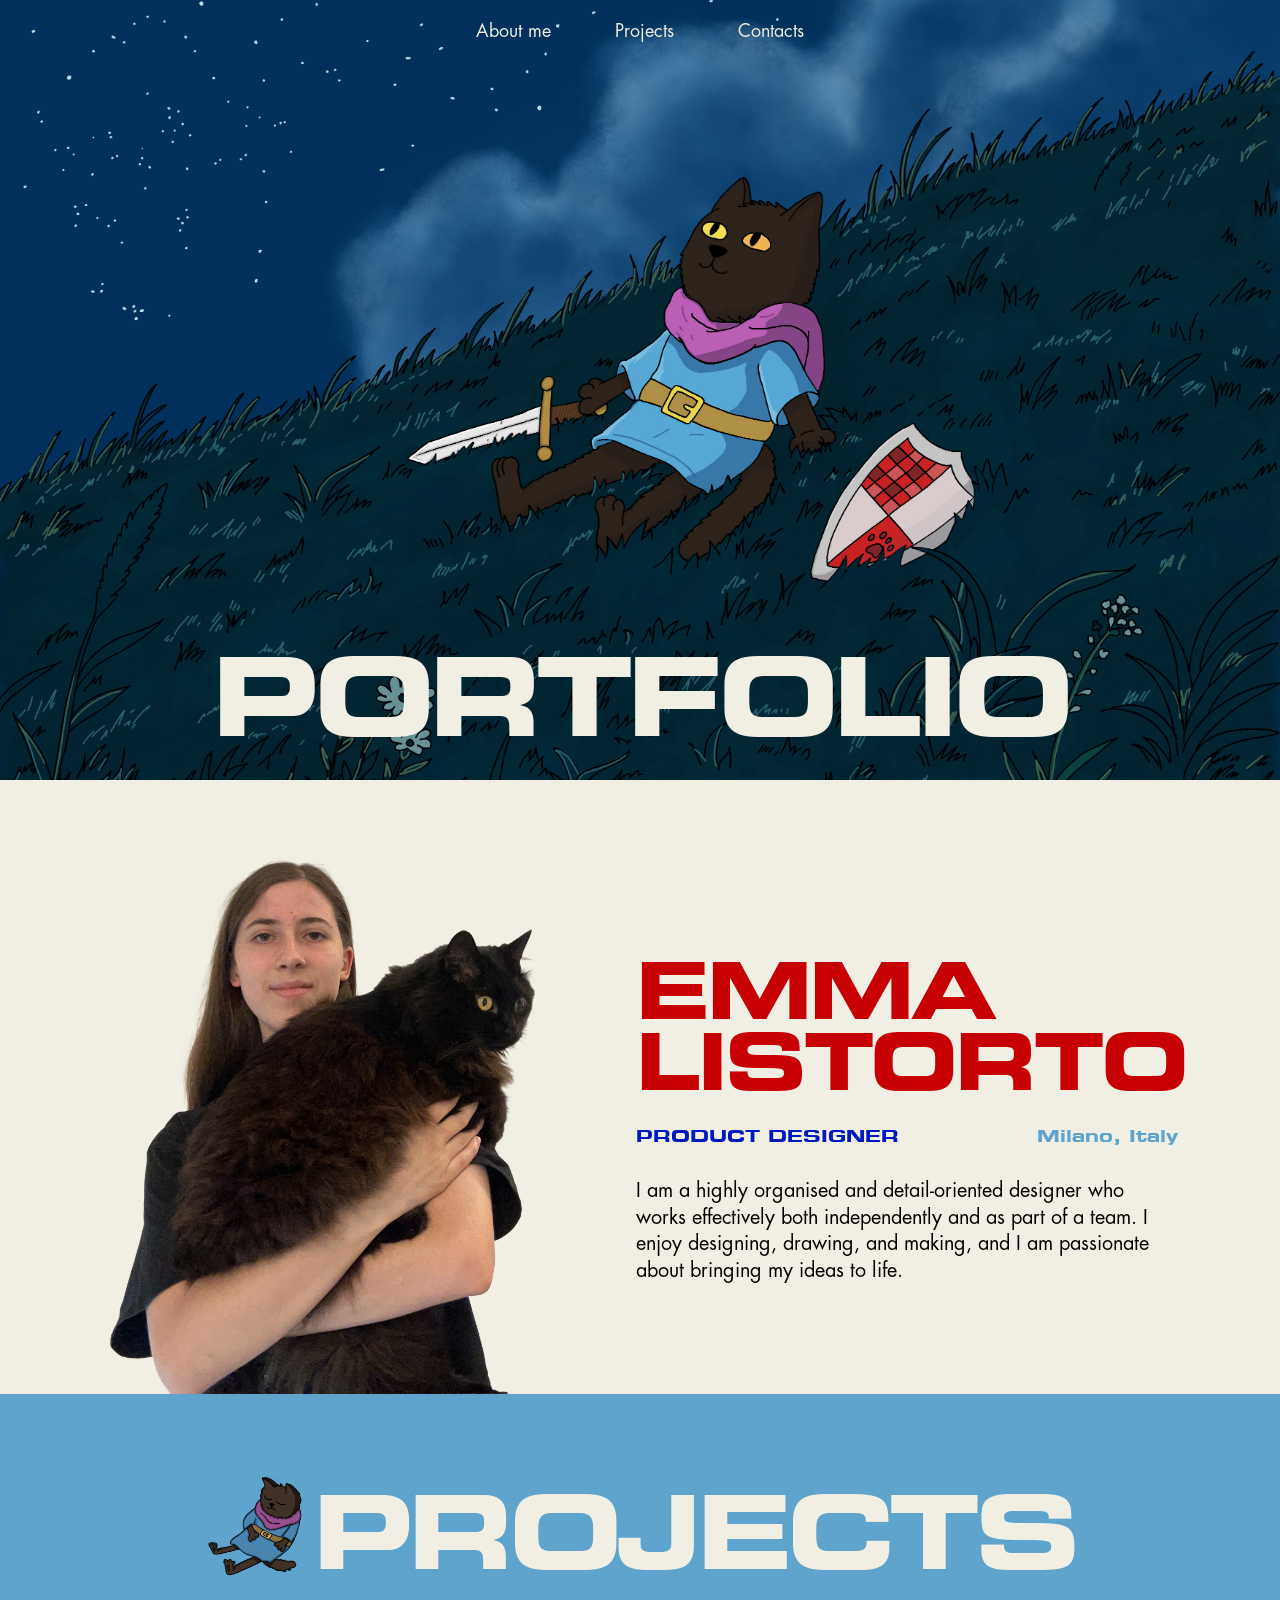
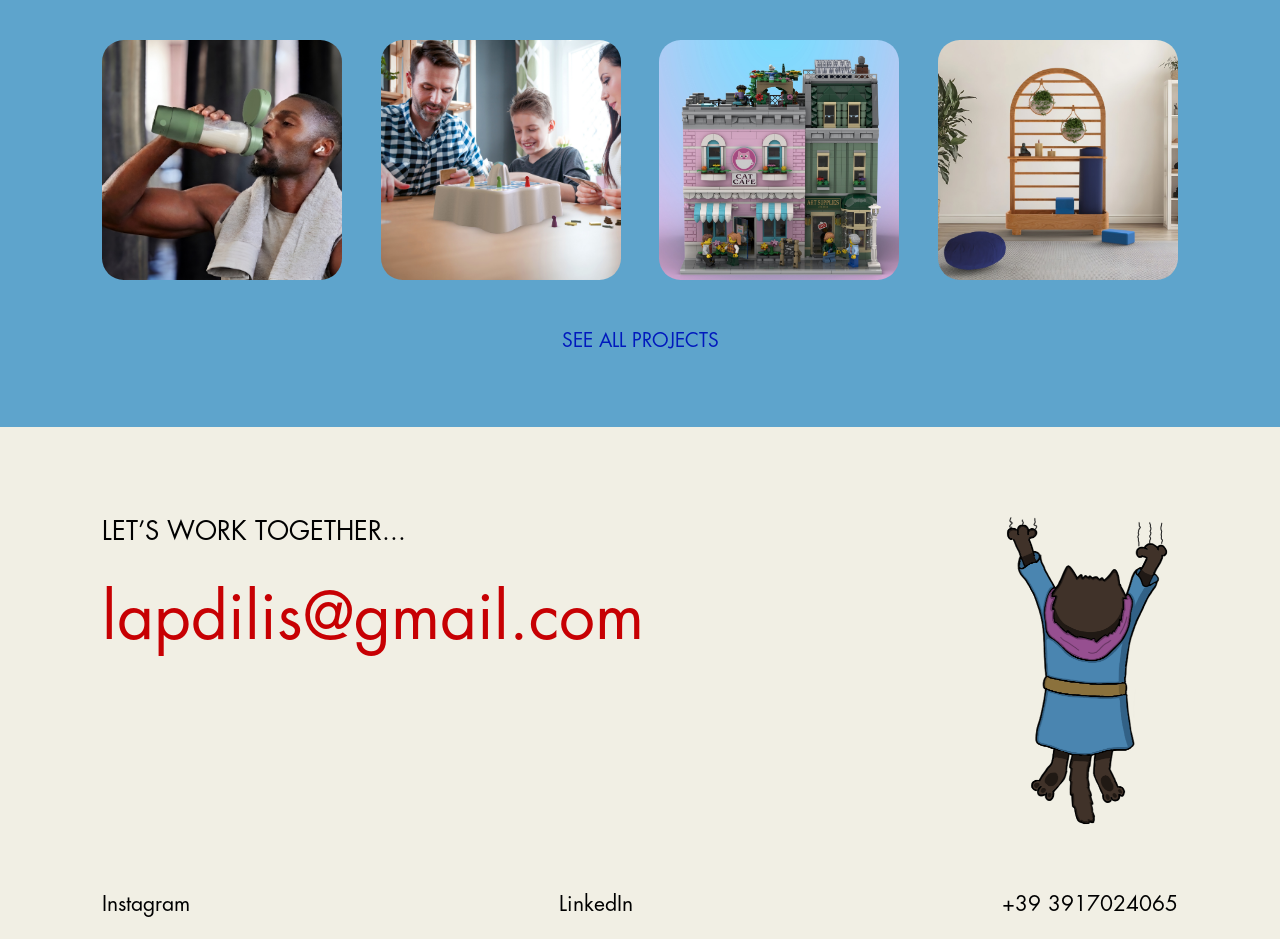
<file: index.html>
<!DOCTYPE html>
<html lang="en">

<head>
    <meta charset="UTF-8">
    <meta name="viewport" content="width=device-width, initial-scale=1.0">

    <title>Emma Listorto — Portfolio</title>

    <meta
        name="description"
        content="Emma Listorto — Product Designer"
    >

    <link rel="stylesheet" href="css/style.css">
</head>


<body>

    <!-- =====================================================
         HERO
         ===================================================== -->

    <header class="hero" id="home">

        <nav class="navbar" aria-label="Main navigation">
            <a href="about.html">About me</a>
            <a href="#projects">Projects</a>
            <a href="#contacts">Contacts</a>
        </nav>

        <h1 class="hero-title">PORTFOLIO</h1>

    </header>


    <main>

        <!-- =================================================
             ABOUT
             ================================================= -->

        <section class="about section-cream" id="about">

            <div class="about-inner">

                <div class="about-image-wrap">
                    <img
                        class="about-image"
                        src="images/v1_32.png"
                        alt="Emma holding her cat"
                    >
                </div>

                <div class="about-content">

                    <h2 class="about-name">
                        EMMA<br>
                        LISTORTO
                    </h2>

                    <div class="about-meta">

                        <span class="about-role">
                            PRODUCT DESIGNER
                        </span>

                        <span class="about-location">
                            Milano, Italy
                        </span>

                    </div>

                    <p class="about-description">
                        I am a highly organised and detail-oriented designer who works effectively
                        both independently and as part of a team. I enjoy designing, drawing, and
                        making, and I am passionate about bringing my ideas to life.
                    </p>

                </div>

            </div>

        </section>


        <!-- =================================================
             PROJECTS
             ================================================= -->

        <section class="projects section-blue" id="projects">

            <div class="projects-heading">

                <img
                    class="projects-cat"
                    src="images/v1_24.png"
                    alt=""
                    aria-hidden="true"
                >

                <h2>PROJECTS</h2>

            </div>


            <div class="projects-grid">

                <!-- FRU FRU -->

                <a
                    class="project-card project-card-image"
                    href="fru-fru.html"
                    aria-label="FRU FRU — Portable blender"
                    style="background-image: url('images/blender.png');"
                ></a>


                <!-- SIKU -->

                <a
                    class="project-card project-card-image"
                    href="siku.html"
                    aria-label="SIKU — Kids board game"
                    style="background-image: url('images/siku.jpg');"
                ></a>


                <!-- LEGO -->

                <a
                    class="project-card project-card-image"
                    href="cafe.html"
                    aria-label="CAT CAFE & ART SUPPLIES SHOP — Lego design submission"
                    style="background-image: url('images/cat.jpg');"
                ></a>


                <!-- ZENIT -->

                <a
                    class="project-card project-card-image"
                    href="zenit.html"
                    aria-label="ZENIT — Yoga shelf"
                    style="background-image: url('images/zenit.jpg');"
                ></a>

            </div>


            <a
                class="all-projects-link"
                href="all-projects.html"
            >
                SEE ALL PROJECTS
            </a>

        </section>


        <!-- =================================================
             CONTACTS
             ================================================= -->

        <section class="contacts section-cream" id="contacts">

            <div class="contacts-inner">

                <div class="contacts-main">

                    <p class="contact-intro">
                        LET’S WORK TOGETHER...
                    </p>

                    <a
                        class="email"
                        href="mailto:lapdilis@gmail.com"
                    >
                        lapdilis@gmail.com
                    </a>

                </div>

                <img
                    class="contacts-cat"
                    src="images/v1_23.png"
                    alt=""
                    aria-hidden="true"
                >

                <div class="contact-links">

                    <a href="https://www.instagram.com/lapdidesigns/" aria-label="Instagram">
                        Instagram
                    </a>

                    <a href="https://www.linkedin.com/in/emma-listorto-54765b405/" aria-label="LinkedIn">
                        LinkedIn
                    </a>

                    <a
                        href="tel:+393917024065"
                        aria-label="Phone number"
                    >
                        +39 3917024065
                    </a>

                </div>

            </div>

        </section>

    </main>

</body>

</html>
</file>
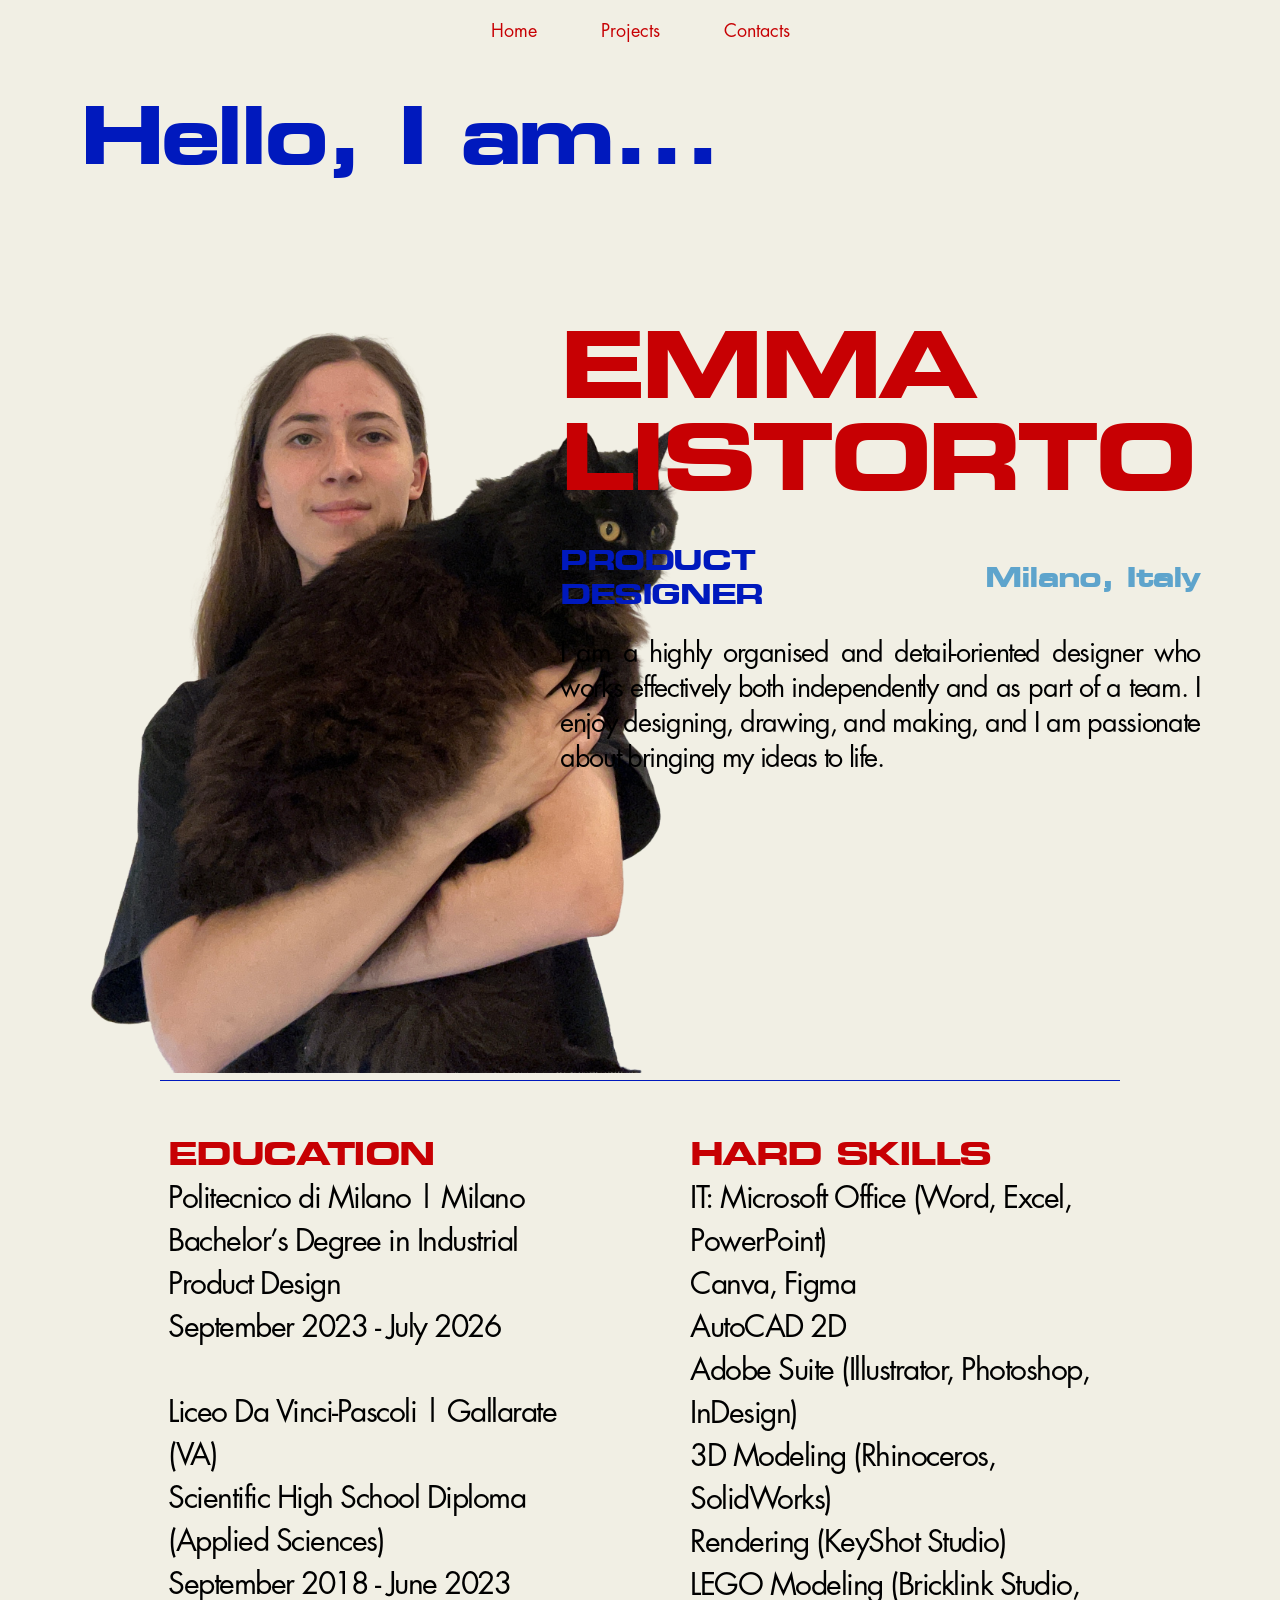
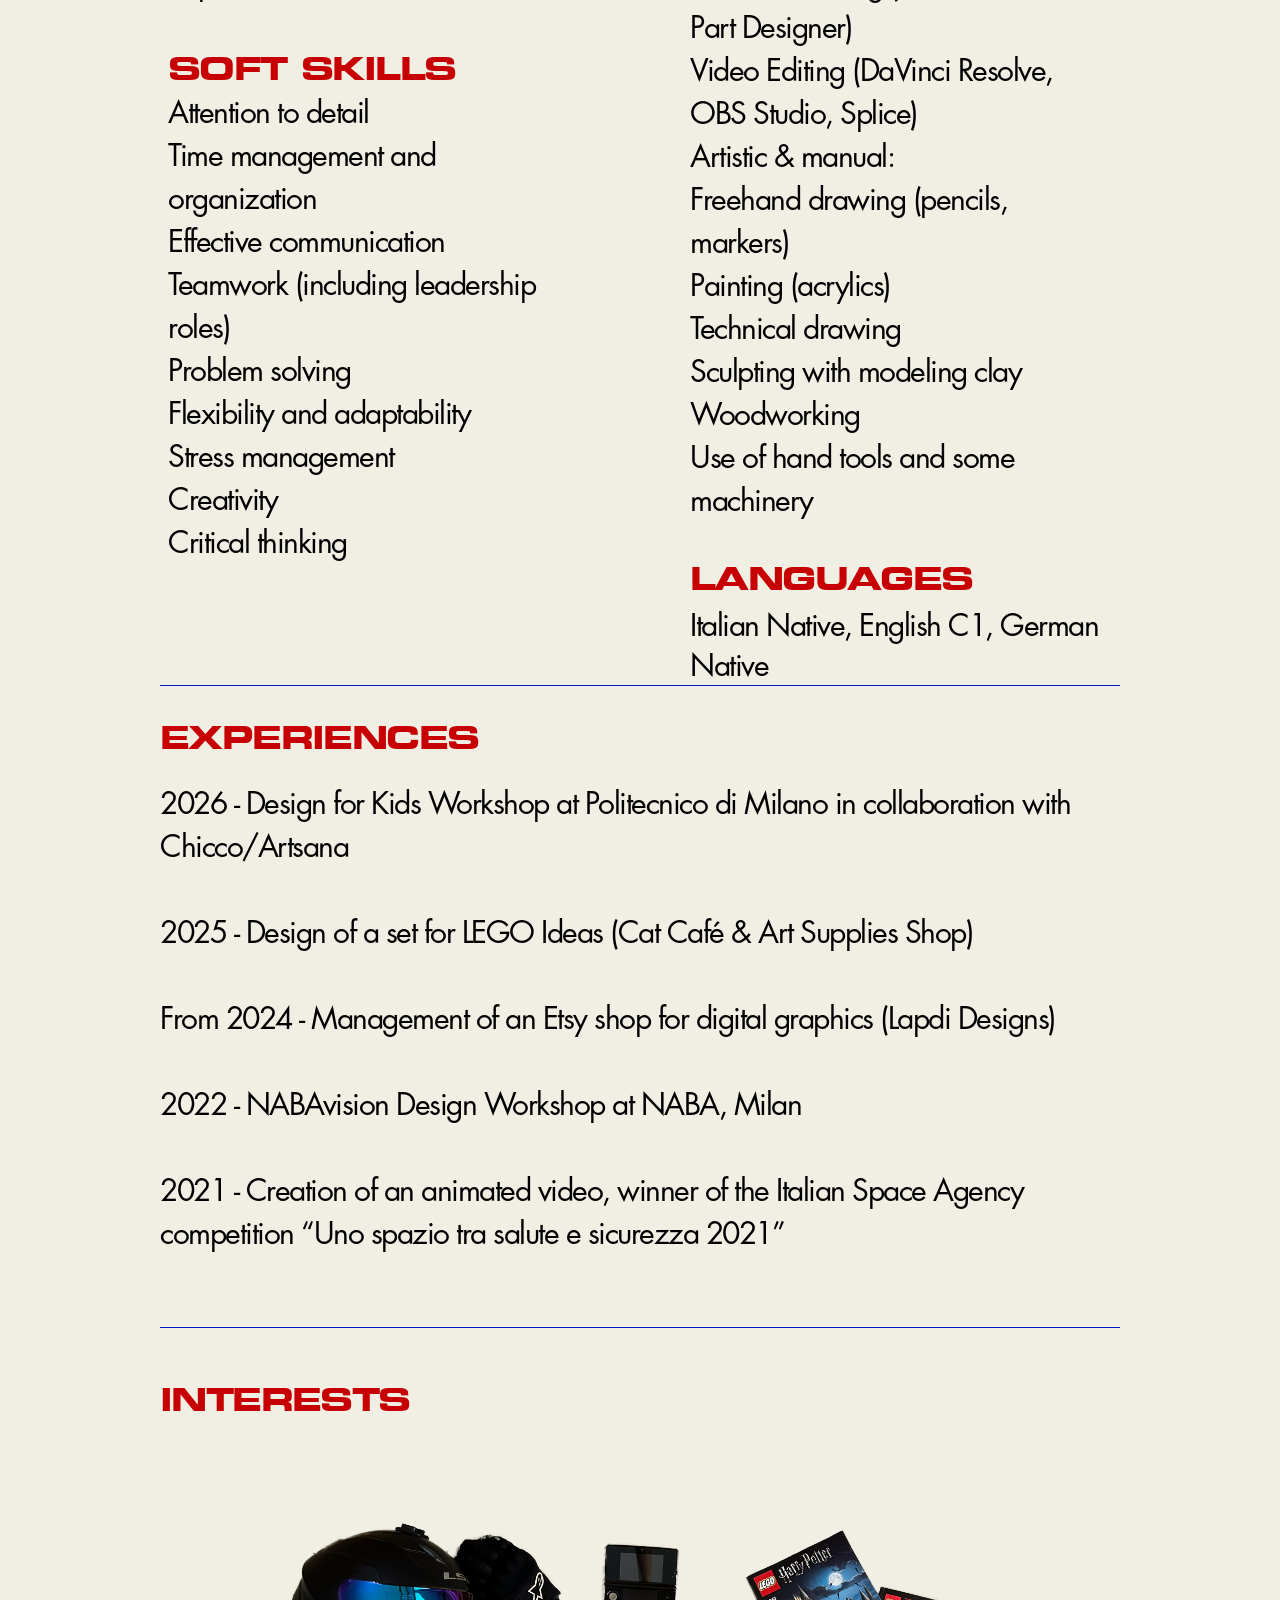
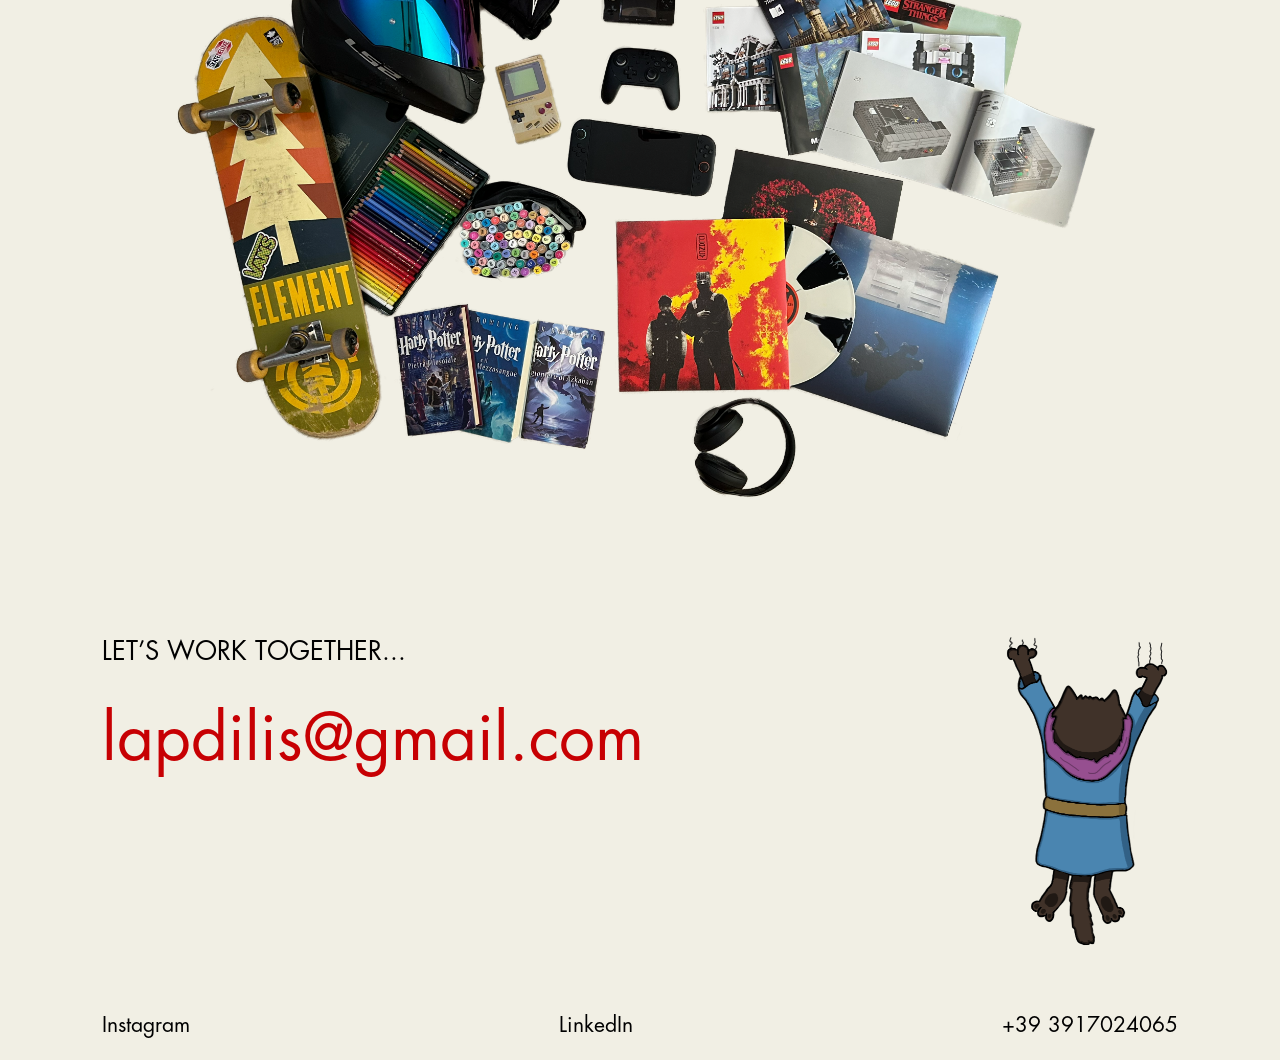
<file: about.html>
<!DOCTYPE html>
<html lang="en">

<head>
    <meta charset="UTF-8">
    <meta name="viewport" content="width=device-width, initial-scale=1.0">

    <title>Emma Listorto — About Me</title>

    <link rel="stylesheet" href="css/about.css">
</head>

<body>

    <nav class="navbar" aria-label="Main navigation">

        <a href="index.html" class="nav-link">
            Home
        </a>

        <a href="all-projects.html" class="nav-link">
            Projects
        </a>

        <a href="#contacts" class="nav-link">
            Contacts
        </a>

    </nav>

    <main>

        <section class="about-intro">

            <h1 class="hello-title">
                Hello, I am...
            </h1>

            <div class="intro-image">
                <img src="images/v1_32.png" alt="Emma with her cat">
            </div>

            <div class="intro-info">

                <h2 class="name">
                    EMMA<br>
                    LISTORTO
                </h2>

                <div class="role-location">

                    <p class="role">
                        PRODUCT DESIGNER
                    </p>

                    <p class="location">
                        Milano, Italy
                    </p>

                </div>

                <p class="intro-description">
                    I am a highly organised and detail-oriented designer who works
                    effectively both independently and as part of a team. I enjoy
                    designing, drawing, and making, and I am passionate about
                    bringing my ideas to life.
                </p>

            </div>

        </section>

        <section class="skills-section">

            <div class="education-column">

                <h2>EDUCATION</h2>

                <div class="education-text">

                    <p>
                        Politecnico di Milano | Milano<br>
                        Bachelor’s Degree in Industrial Product Design<br>
                        September 2023 - July 2026
                    </p>

                    <p>
                        Liceo Da Vinci-Pascoli | Gallarate (VA)<br>
                        Scientific High School Diploma (Applied Sciences)<br>
                        September 2018 - June 2023
                    </p>

                </div>

                <h2 class="soft-title">
                    SOFT SKILLS
                </h2>

                <div class="soft-skills">

                    <p>
                        Attention to detail<br>
                        Time management and organization<br>
                        Effective communication<br>
                        Teamwork (including leadership roles)<br>
                        Problem solving<br>
                        Flexibility and adaptability<br>
                        Stress management<br>
                        Creativity<br>
                        Critical thinking
                    </p>

                </div>

            </div>

            <div class="hard-skills-column">

                <h2>HARD SKILLS</h2>

                <div class="hard-skills">

                    <p>
                        IT: Microsoft Office (Word, Excel, PowerPoint)<br>
                        Canva, Figma<br>
                        AutoCAD 2D<br>
                        Adobe Suite (Illustrator, Photoshop, InDesign)<br>
                        3D Modeling (Rhinoceros, SolidWorks)<br>
                        Rendering (KeyShot Studio)<br>
                        LEGO Modeling (Bricklink Studio, Part Designer)<br>
                        Video Editing (DaVinci Resolve, OBS Studio, Splice)<br>
                        Artistic &amp; manual:<br>
                        Freehand drawing (pencils, markers)<br>
                        Painting (acrylics)<br>
                        Technical drawing<br>
                        Sculpting with modeling clay<br>
                        Woodworking<br>
                        Use of hand tools and some machinery
                    </p>

                </div>

                <div class="languages">

                    <h2>LANGUAGES</h2>

                    <p>
                        Italian Native, English C1, German Native
                    </p>

                </div>

            </div>

        </section>

        <section class="experiences-section">

            <div class="section-line"></div>

            <h2>EXPERIENCES</h2>

            <div class="experiences-text">

                <p>
                    2026 - Design for Kids Workshop at Politecnico di Milano
                    in collaboration with Chicco/Artsana
                </p>

                <p>
                    2025 - Design of a set for LEGO Ideas
                    (Cat Café &amp; Art Supplies Shop)
                </p>

                <p>
                    From 2024 - Management of an Etsy shop for digital
                    graphics (Lapdi Designs)
                </p>

                <p>
                    2022 - NABAvision Design Workshop at NABA, Milan
                </p>

                <p>
                    2021 - Creation of an animated video, winner of the
                    Italian Space Agency competition
                    “Uno spazio tra salute e sicurezza 2021”
                </p>

            </div>

        </section>

        <section class="interests-section">

            <div class="section-line"></div>

            <h2>INTERESTS</h2>

            <div class="interests-image">
                <img src="images/interessi.png" alt="Emma's interests">
            </div>

        </section>

        <section class="contacts section-cream" id="contacts">

            <div class="contacts-inner">

                <div class="contacts-main">

                    <p class="contact-intro">
                        LET’S WORK TOGETHER...
                    </p>

                    <a
                        class="email"
                        href="mailto:lapdilis@gmail.com"
                    >
                        lapdilis@gmail.com
                    </a>

                </div>

                <img
                    class="contacts-cat"
                    src="images/v1_23.png"
                    alt=""
                    aria-hidden="true"
                >

                <div class="contact-links">

                    <a href="https://www.instagram.com/lapdidesigns/" aria-label="Instagram">
                        Instagram
                    </a>

                    <a href="https://www.linkedin.com/in/emma-listorto-54765b405/" aria-label="LinkedIn"> 
                        LinkedIn 
                    </a> 
 
                    <a 
                        href="tel:+393917024065" 
                        aria-label="Phone number" 
                    > 
                        +39 3917024065 
                    </a> 
 
                </div> 
 
            </div> 
 
        </section> 
 
    </main> 
 
</body> 
 
</html>
</file>
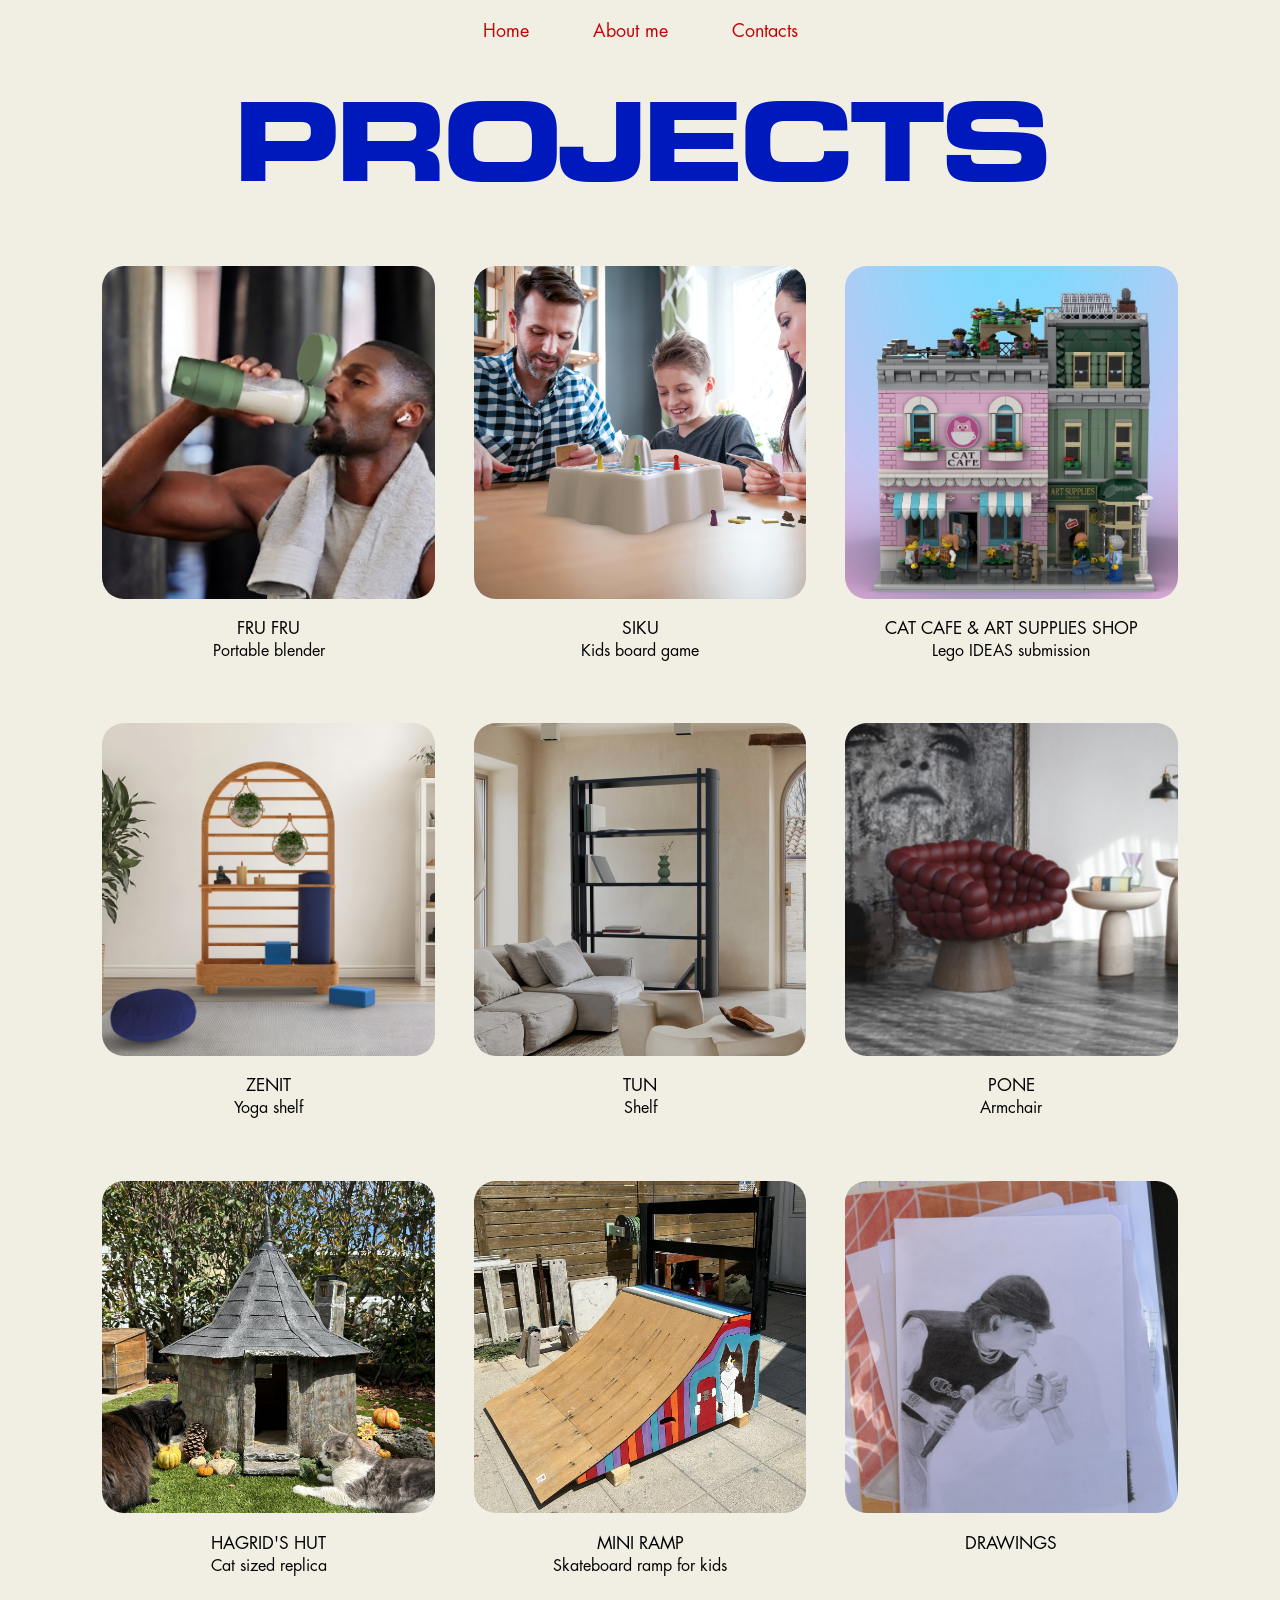
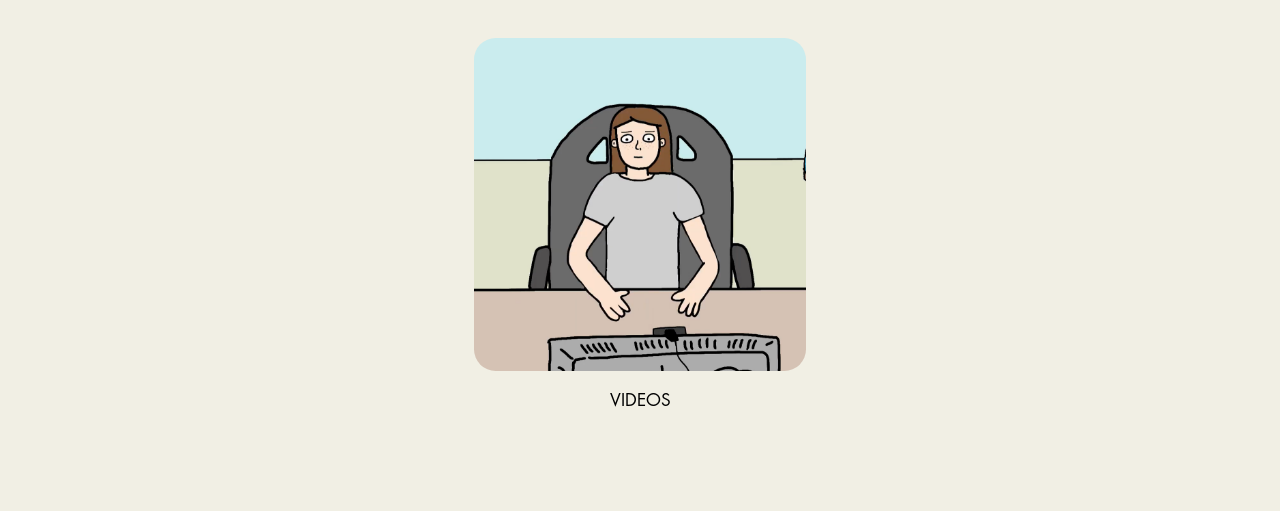
<file: all-projects.html>
<!DOCTYPE html>
<html lang="en">

<head>

    <meta charset="UTF-8">

    <meta
        name="viewport"
        content="width=device-width, initial-scale=1.0"
    >

    <title>Projects — Emma Listorto</title>

    <meta
        name="description"
        content="PORTFOLIO - All projects"
    >

    <link
        rel="stylesheet"
        href="css/all-projects.css"
    >

</head>


<body>

    <!-- =====================================================
         NAVIGATION
         ===================================================== -->

    <header class="projects-header">

        <nav
            class="navbar"
            aria-label="Main navigation"
        >

            <a href="index.html#home">
                Home
            </a>

            <a href="about.html">
                About me
            </a>

            <a href="index.html#contacts">
                Contacts
            </a>

        </nav>

    </header>


    <main>

        <!-- =================================================
             PROJECTS
             ================================================= -->

        <section class="all-projects">

            <h1 class="projects-title">
                PROJECTS
            </h1>


            <div class="all-projects-grid">


                <!-- =================================================
                     PROJECT 1 — FRU FRU
                     ================================================= -->

                <a
                    class="project-item"
                    href="fru-fru.html"
                    aria-label="FRU FRU — Portable blender"
                >

                    <div
                        class="project-image"
                        style="background-image: url('images/blender.png');"
                    ></div>

                    <div class="project-info">

                        <h2>
                            FRU FRU
                        </h2>

                        <p>
                            Portable blender
                        </p>

                    </div>

                </a>


                <!-- =================================================
                     PROJECT 2 — SIKU
                     ================================================= -->

                <a
                    class="project-item"
                    href="siku.html"
                    aria-label="SIKU — Kids board game"
                >

                    <div
                        class="project-image"
                        style="background-image: url('images/siku.jpg');"
                    ></div>

                    <div class="project-info">

                        <h2>
                            SIKU
                        </h2>

                        <p>
                            Kids board game
                        </p>

                    </div>

                </a>


                <!-- =================================================
                     PROJECT 3 — LEGO
                     ================================================= -->

                <a
                    class="project-item"
                    href="cafe.html"
                    aria-label="CAT CAFE & ART SUPPLIES SHOP — Lego IDEAS submission"
                >

                    <div
                        class="project-image"
                        style="background-image: url('images/cat.jpg');"
                    ></div>

                    <div class="project-info">

                        <h2>
                            CAT CAFE &amp; ART SUPPLIES SHOP
                        </h2>

                        <p>
                            Lego IDEAS submission
                        </p>

                    </div>

                </a>


                <!-- =================================================
                     PROJECT 4 — ZENIT
                     ================================================= -->

                <a
                    class="project-item"
                    href="zenit.html"
                    aria-label="ZENIT — Yoga shelf"
                >

                    <div
                        class="project-image"
                        style="background-image: url('images/zenit.jpg');"
                    ></div>

                    <div class="project-info">

                        <h2>
                            ZENIT
                        </h2>

                        <p>
                            Yoga shelf
                        </p>

                    </div>

                </a>


                <!-- =================================================
                     PROJECT 5 — TUN
                     ================================================= -->

                <a
                    class="project-item"
                    href="tun.html"
                    aria-label="TUN — Shelf"
                >

                    <div
                        class="project-image"
                        style="background-image: url('images/tun.jpg');"
                    ></div>

                    <div class="project-info">

                        <h2>
                            TUN
                        </h2>

                        <p>
                            Shelf
                        </p>

                    </div>

                </a>


                <!-- =================================================
                     PROJECT 6 — PONE
                     ================================================= -->

                <a
                    class="project-item"
                    href="pone.html"
                    aria-label="PONE — Armchair"
                >

                    <div
                        class="project-image"
                        style="background-image: url('images/pone.png');"
                    ></div>

                    <div class="project-info">

                        <h2>
                            PONE
                        </h2>

                        <p>
                            Armchair
                        </p>

                    </div>

                </a>


                <!-- =================================================
                     PROJECT 7 — HAGRID'S HUT
                     ================================================= -->

                <a
                    class="project-item"
                    href="hagrids-hut.html"
                    aria-label="Hagrid's Hut — Cat sized replica"
                >

                    <div
                        class="project-image"
                        style="background-image: url('images/hagrids-hut.jpg');"
                    ></div>

                    <div class="project-info">

                        <h2>
                            HAGRID'S HUT
                        </h2>

                        <p>
                            Cat sized replica
                        </p>

                    </div>

                </a>


                <!-- =================================================
                     PROJECT 8 — MINI RAMP
                     ================================================= -->

                <a
                    class="project-item"
                    href="mini-ramp.html"
                    aria-label="Mini Ramp — Skateboard ramp for kids"
                >

                    <div
                        class="project-image"
                        style="background-image: url('images/mini-ramp.jpg');"
                    ></div>

                    <div class="project-info">

                        <h2>
                            MINI RAMP
                        </h2>

                        <p>
                            Skateboard ramp for kids
                        </p>

                    </div>

                </a>


                <!-- =================================================
                     PROJECT 9 — DRAWINGS
                     ================================================= -->

                <a
                    class="project-item"
                    href="drawings.html"
                    aria-label="Drawings"
                >

                    <div
                        class="project-image"
                        style="background-image: url('images/drawings.jpg');"
                    ></div>

                    <div class="project-info">

                        <h2>
                            DRAWINGS
                        </h2>

                    </div>

                </a>


                <!-- =================================================
                     PROJECT 10 — VIDEOS
                     ================================================= -->

                <a
                    class="project-item project-item-video"
                    href="videos.html"
                    aria-label="Videos"
                >

                    <div
                        class="project-image"
                        style="background-image: url('images/videos.png');"
                    ></div>

                    <div class="project-info">

                        <h2>
                            VIDEOS
                        </h2>

                    </div>

                </a>


            </div>

        </section>

    </main>

</body>

</html>
</file>
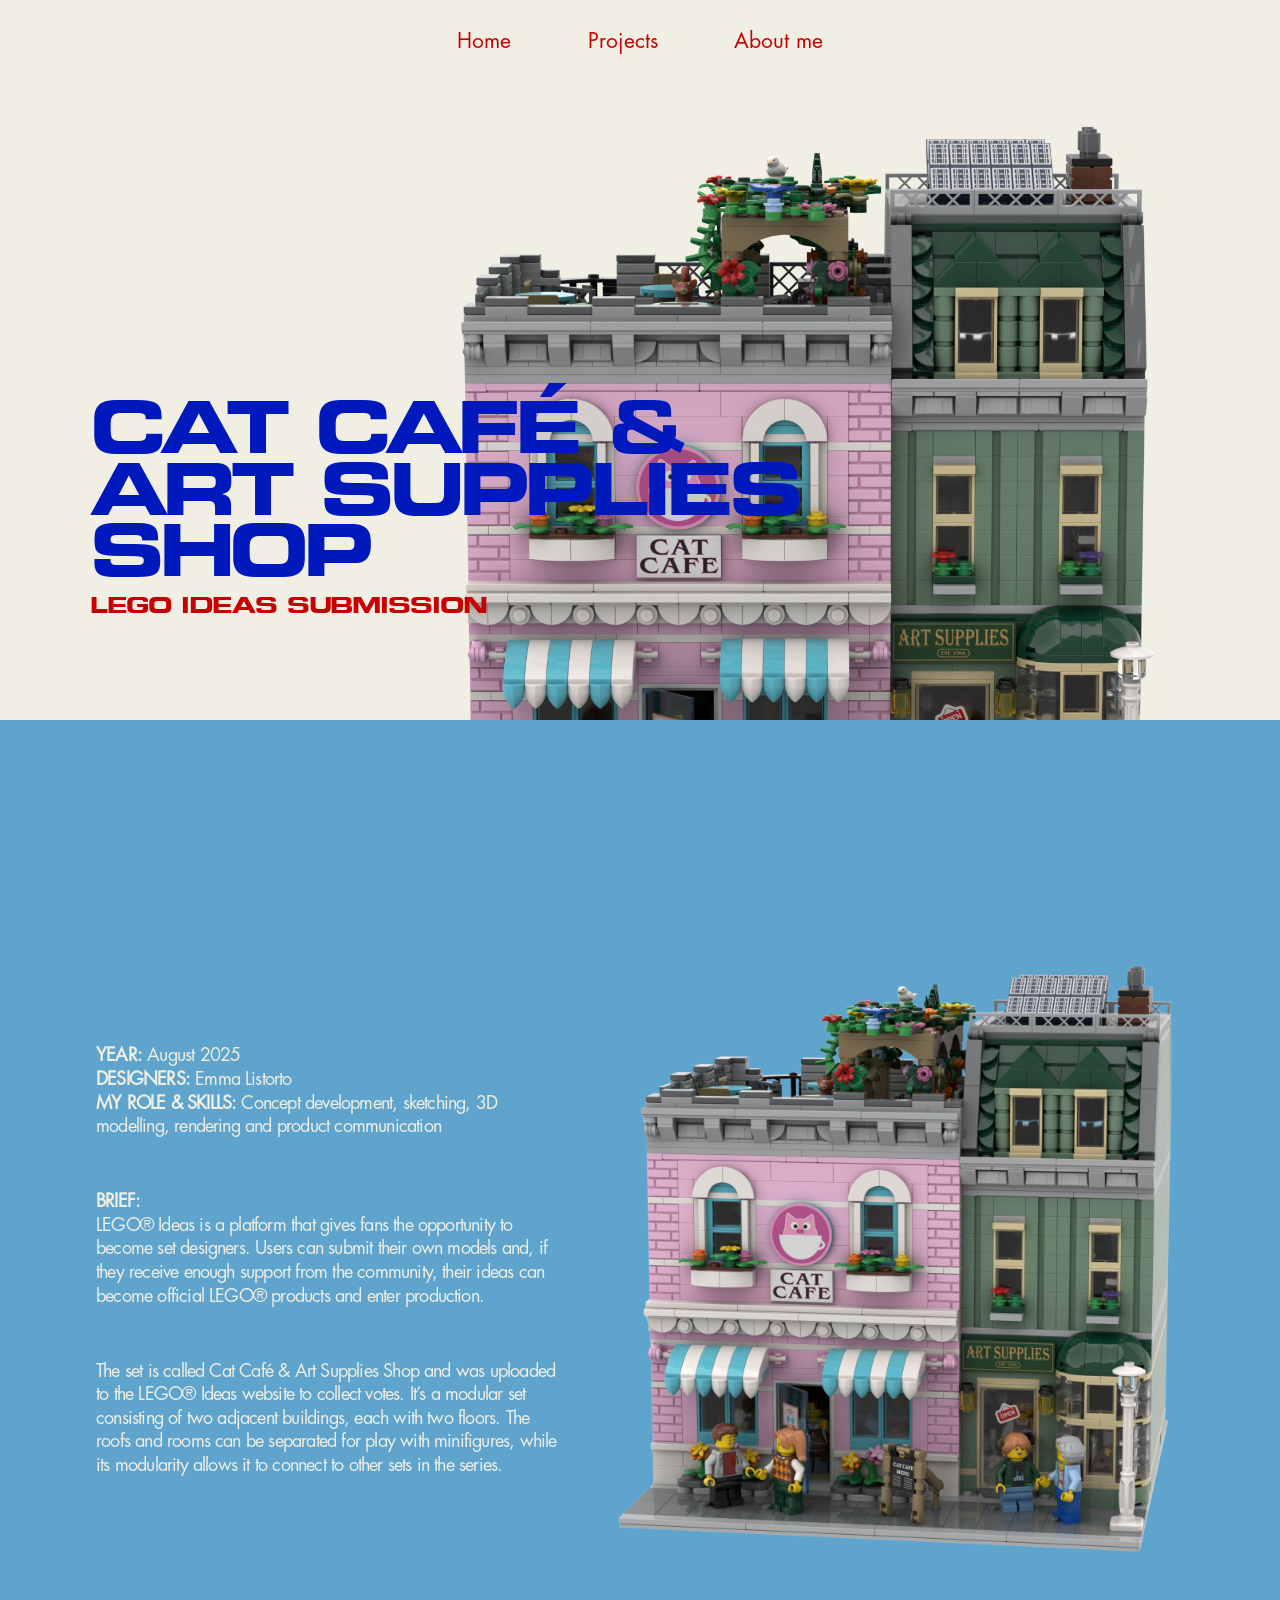
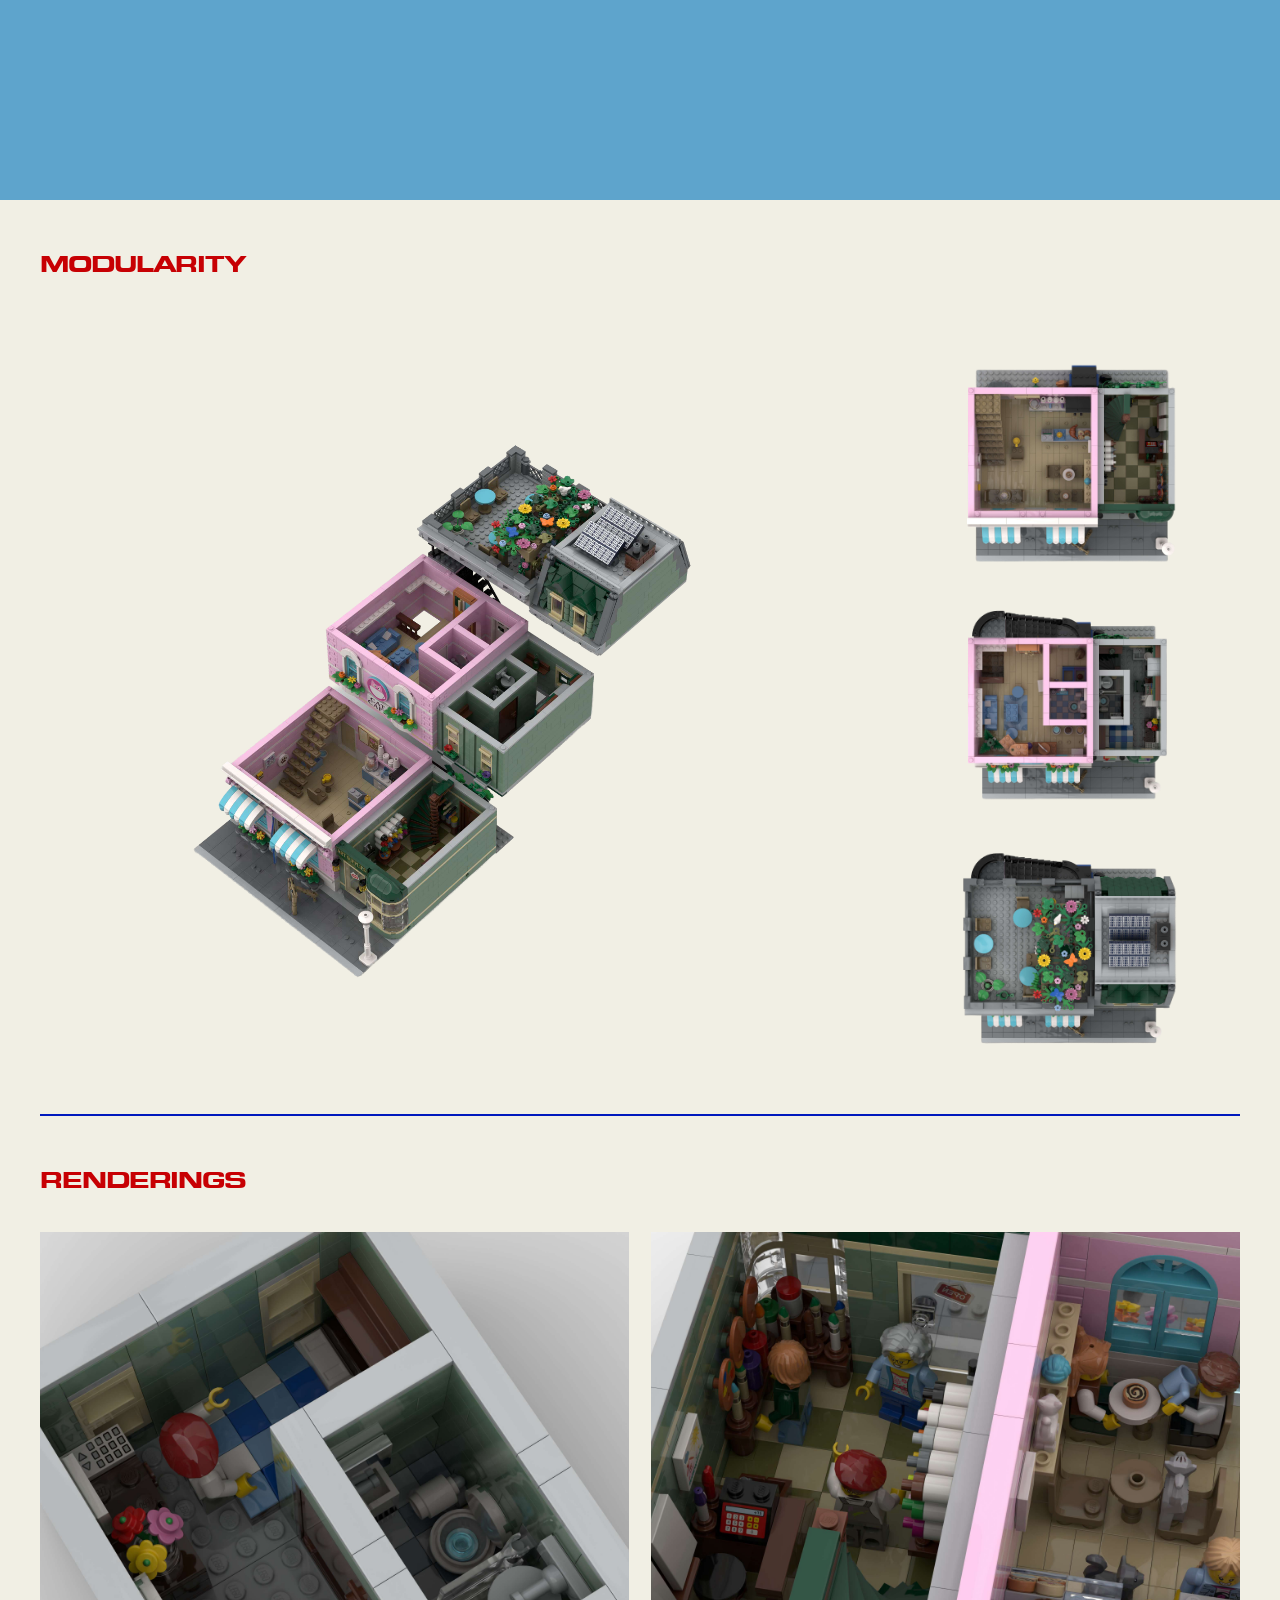
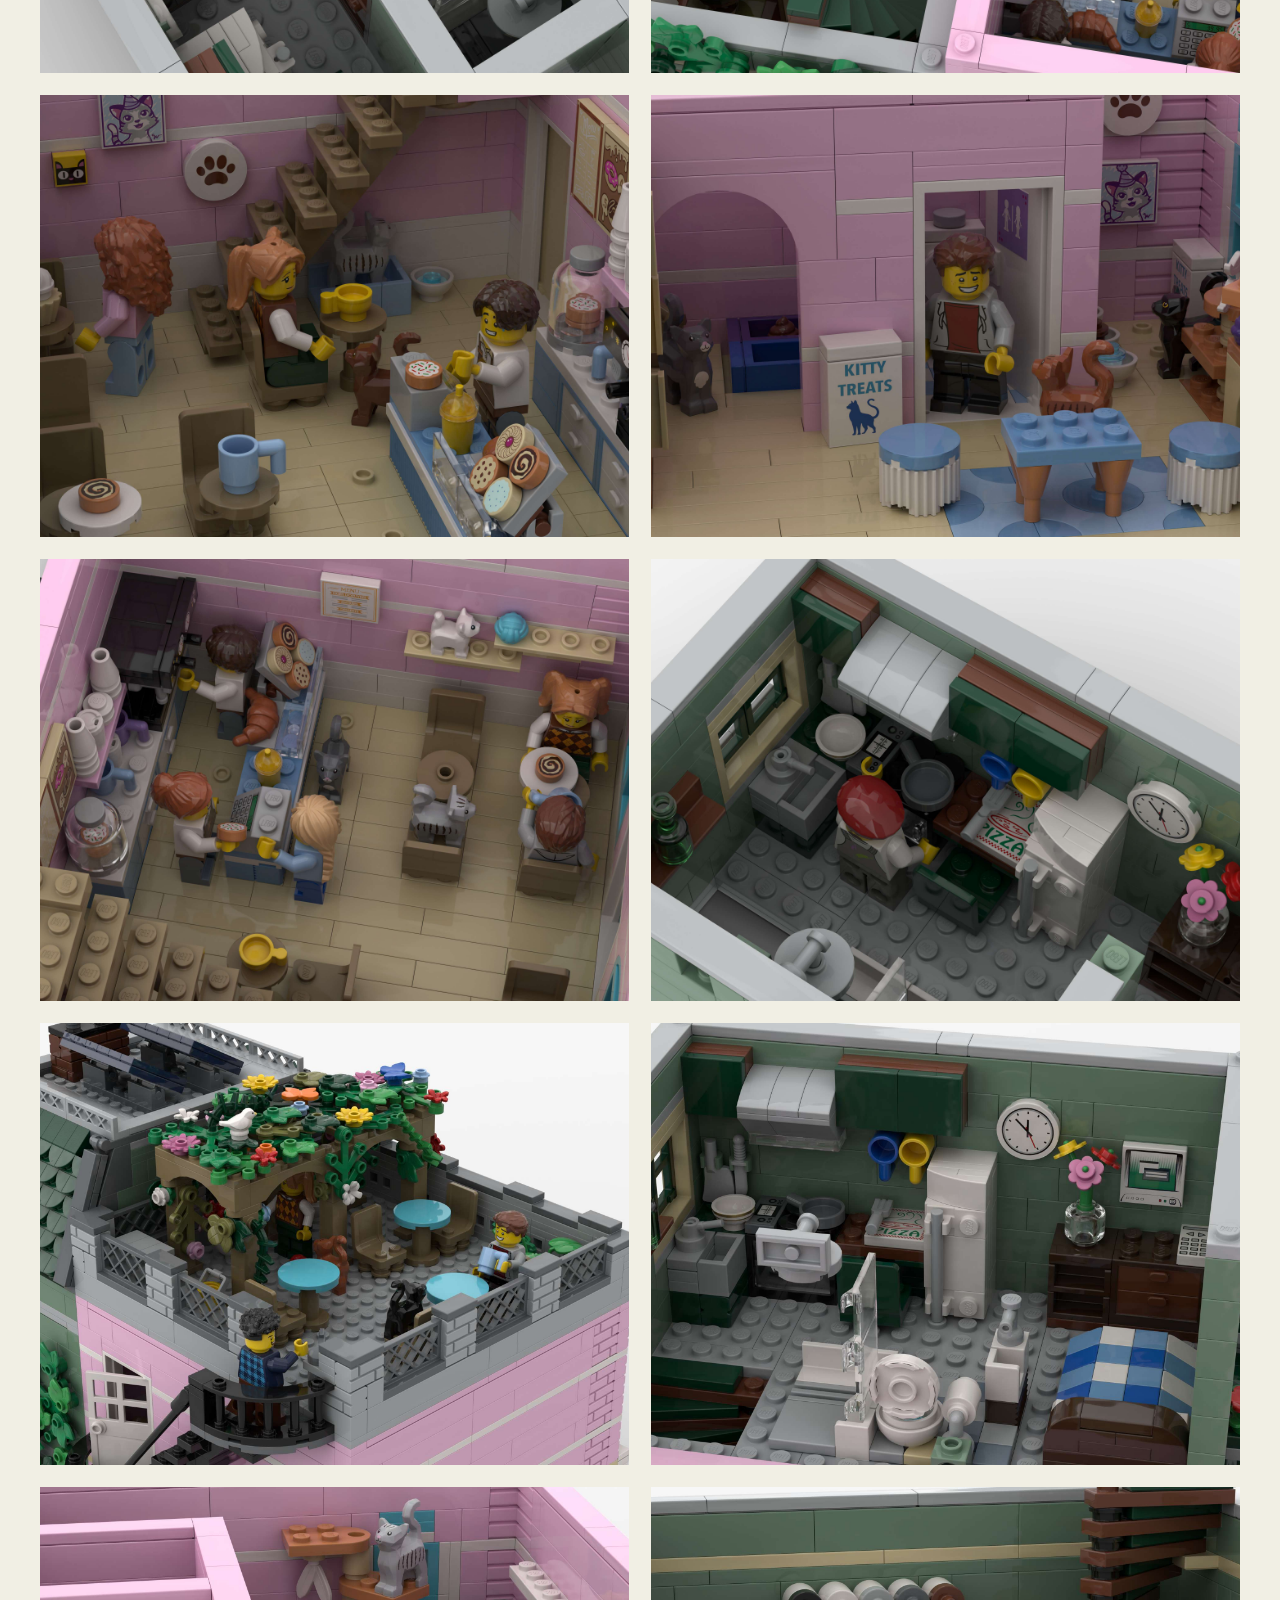
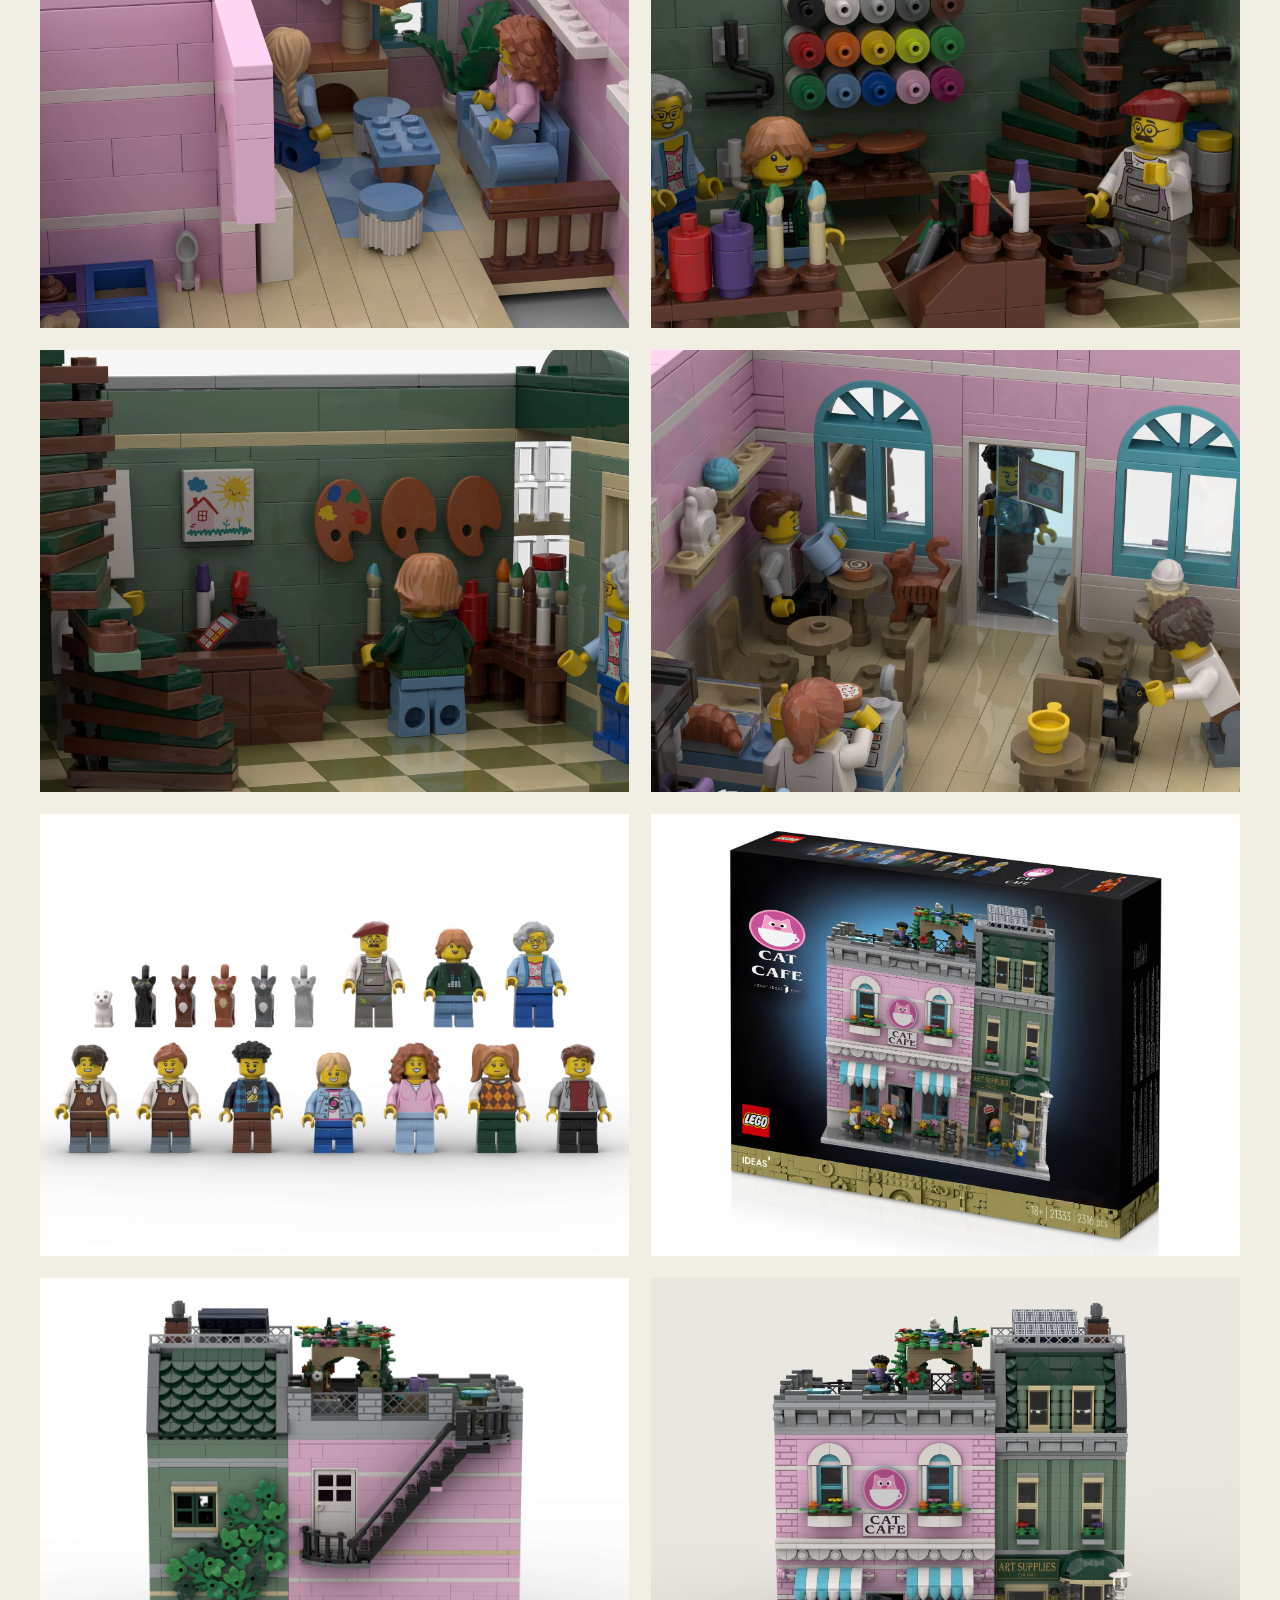
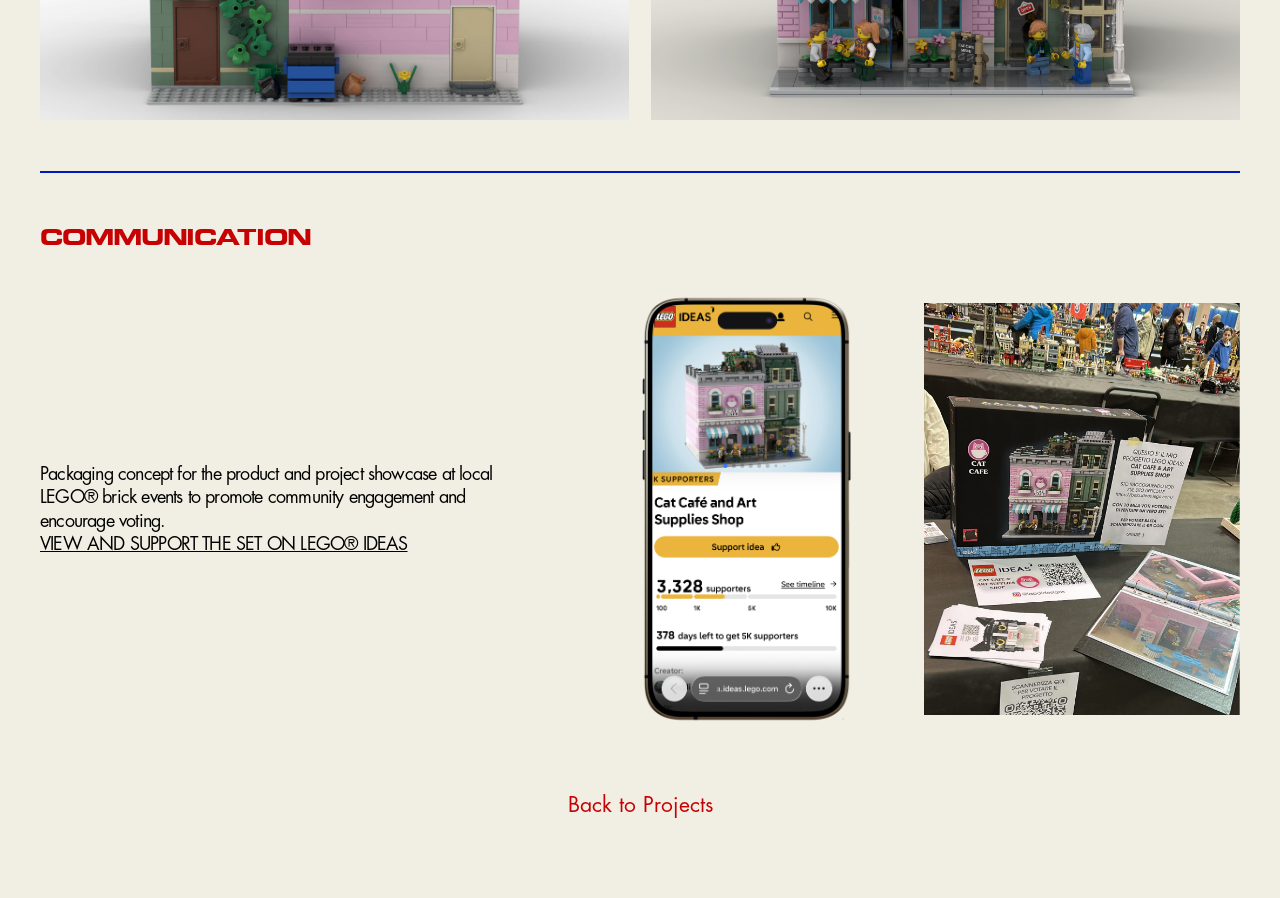
<file: cafe.html>
<!doctype html>
<html lang="en"><head><meta charset="utf-8"><meta name="viewport" content="width=device-width,initial-scale=1"><title>Cat Café & Art Supplies Shop</title><link rel="stylesheet" href="css/cafe.css"></head>
<body class="cafe"><header class="project-header"><nav class="navbar"><a href="index.html#home">Home</a><a href="all-projects.html">Projects</a><a href="about.html">About me</a></nav></header><main>
<section class="cover"><img src="images/cafe/CAT%20CAFE%20no%20shadow.png" alt="LEGO Cat Café and Art Supplies Shop"><div class="cover-copy"><h1>CAT CAFÉ &amp;<br>ART SUPPLIES<br>SHOP</h1><p>LEGO IDEAS SUBMISSION</p></div></section>
<section class="intro"><div class="intro-inner"><div class="intro-copy"><p><strong>YEAR:</strong> August 2025<br><strong>DESIGNERS:</strong> Emma Listorto<br><strong>MY ROLE &amp; SKILLS:</strong> Concept development, sketching, 3D modelling, rendering and product communication</p><p class="brief"><strong>BRIEF:</strong><br>LEGO® Ideas is a platform that gives fans the opportunity to become set designers. Users can submit their own models and, if they receive enough support from the community, their ideas can become official LEGO® products and enter production.</p><p class="description">The set is called Cat Café &amp; Art Supplies Shop and was uploaded to the LEGO® Ideas website to collect votes. It’s a modular set consisting of two adjacent buildings, each with two floors. The roofs and rooms can be separated for play with minifigures, while its modularity allows it to connect to other sets in the series.</p></div><img class="intro-art" src="images/cafe/CAT%20CAFE%20x%20box.png" alt="Cat Café set and box"></div></section>
<section class="section"><h2>MODULARITY</h2><div class="feature modularity-feature"><img src="images/cafe/esploso%20cafe.png" alt="Exploded modular view"></div><div class="top-floors"><img src="images/cafe/top%200%20trasp.png" alt="Ground floor"><img src="images/cafe/top%201%20trasp.png" alt="First floor"><img src="images/cafe/top%20roof%20trasp.png" alt="Roof floor"></div></section>
<section class="section renderings-section"><h2>RENDERINGS</h2><div class="gallery renderings-gallery"><img src="images/cafe/renderings%20(1).jpg" alt="Rendering 1"><img src="images/cafe/renderings%20(2).jpg" alt="Rendering 2"><img src="images/cafe/renderings%20(3).jpg" alt="Rendering 3"><img src="images/cafe/renderings%20(4).jpg" alt="Rendering 4"><img src="images/cafe/renderings%20(5).jpg" alt="Rendering 5"><img src="images/cafe/renderings%20(6).jpg" alt="Rendering 6"><img src="images/cafe/renderings%20(7).jpg" alt="Rendering 7"><img src="images/cafe/renderings%20(8).jpg" alt="Rendering 8"><img src="images/cafe/renderings%20(9).jpg" alt="Rendering 9"><img src="images/cafe/renderings%20(10).jpg" alt="Rendering 10"><img src="images/cafe/renderings%20(11).jpg" alt="Rendering 11"><img src="images/cafe/renderings%20(12).jpg" alt="Rendering 12"><img src="images/cafe/renderings%20(14).jpg" alt="Rendering 14"><img src="images/cafe/renderings%20(15).jpg" alt="Rendering 15"><img src="images/cafe/renderings%20(16).jpg" alt="Rendering 16"><img src="images/cafe/renderings%20(1).png" alt="Rendering detail"></div></section>
<section class="section"><h2>COMMUNICATION</h2><div class="feature"><div class="feature-copy"><p>Packaging concept for the product and project showcase at local LEGO® brick events to promote community engagement and encourage voting.</p><p><a href="https://ideas.lego.com/product-ideas/8b85b4cb-8533-4ecb-992d-a1e30b6816c0">VIEW AND SUPPORT THE SET ON LEGO® IDEAS</a></p></div><div class="communication-media"><img src="images/cafe/iphone%20ideas.png" alt="LEGO Ideas on phone"><img src="images/cafe/event.png" alt="Project event"></div></div></section></main><footer class="back"><a href="all-projects.html">Back to Projects</a></footer></body></html>
</file>
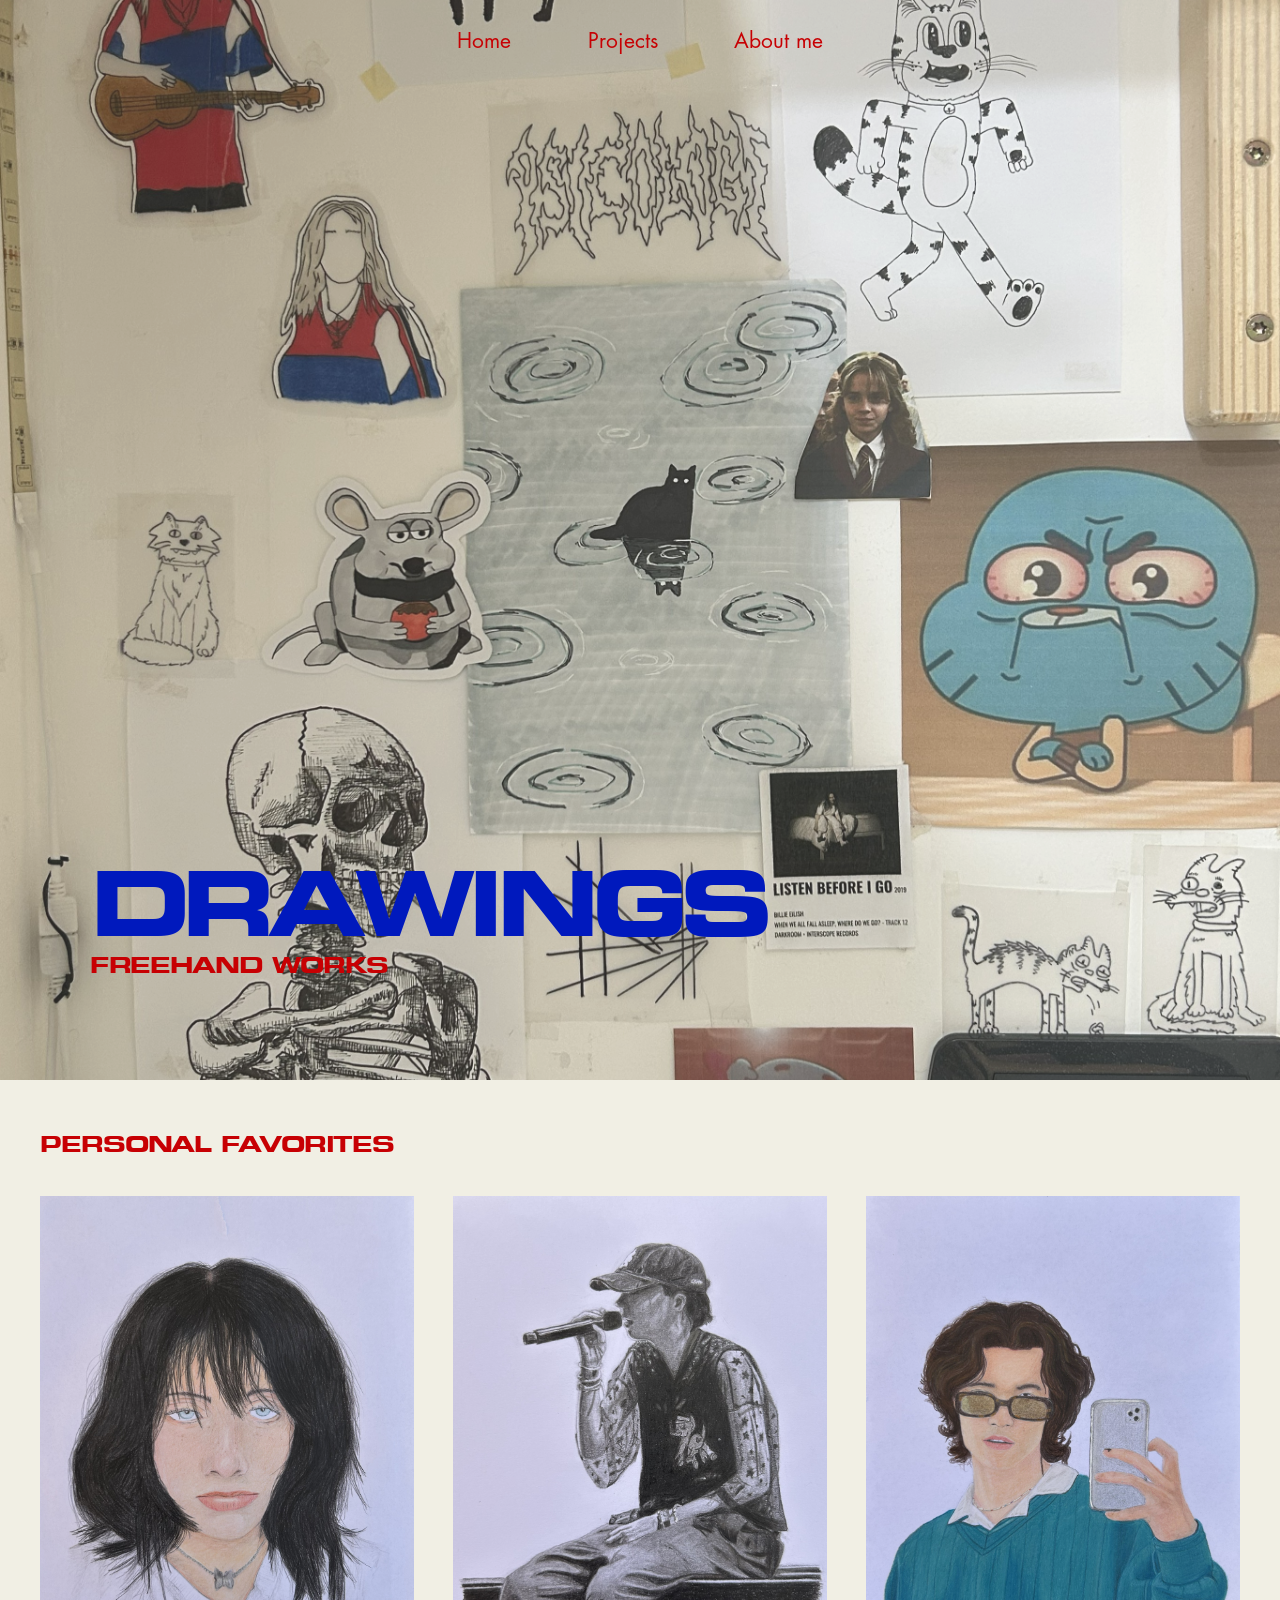
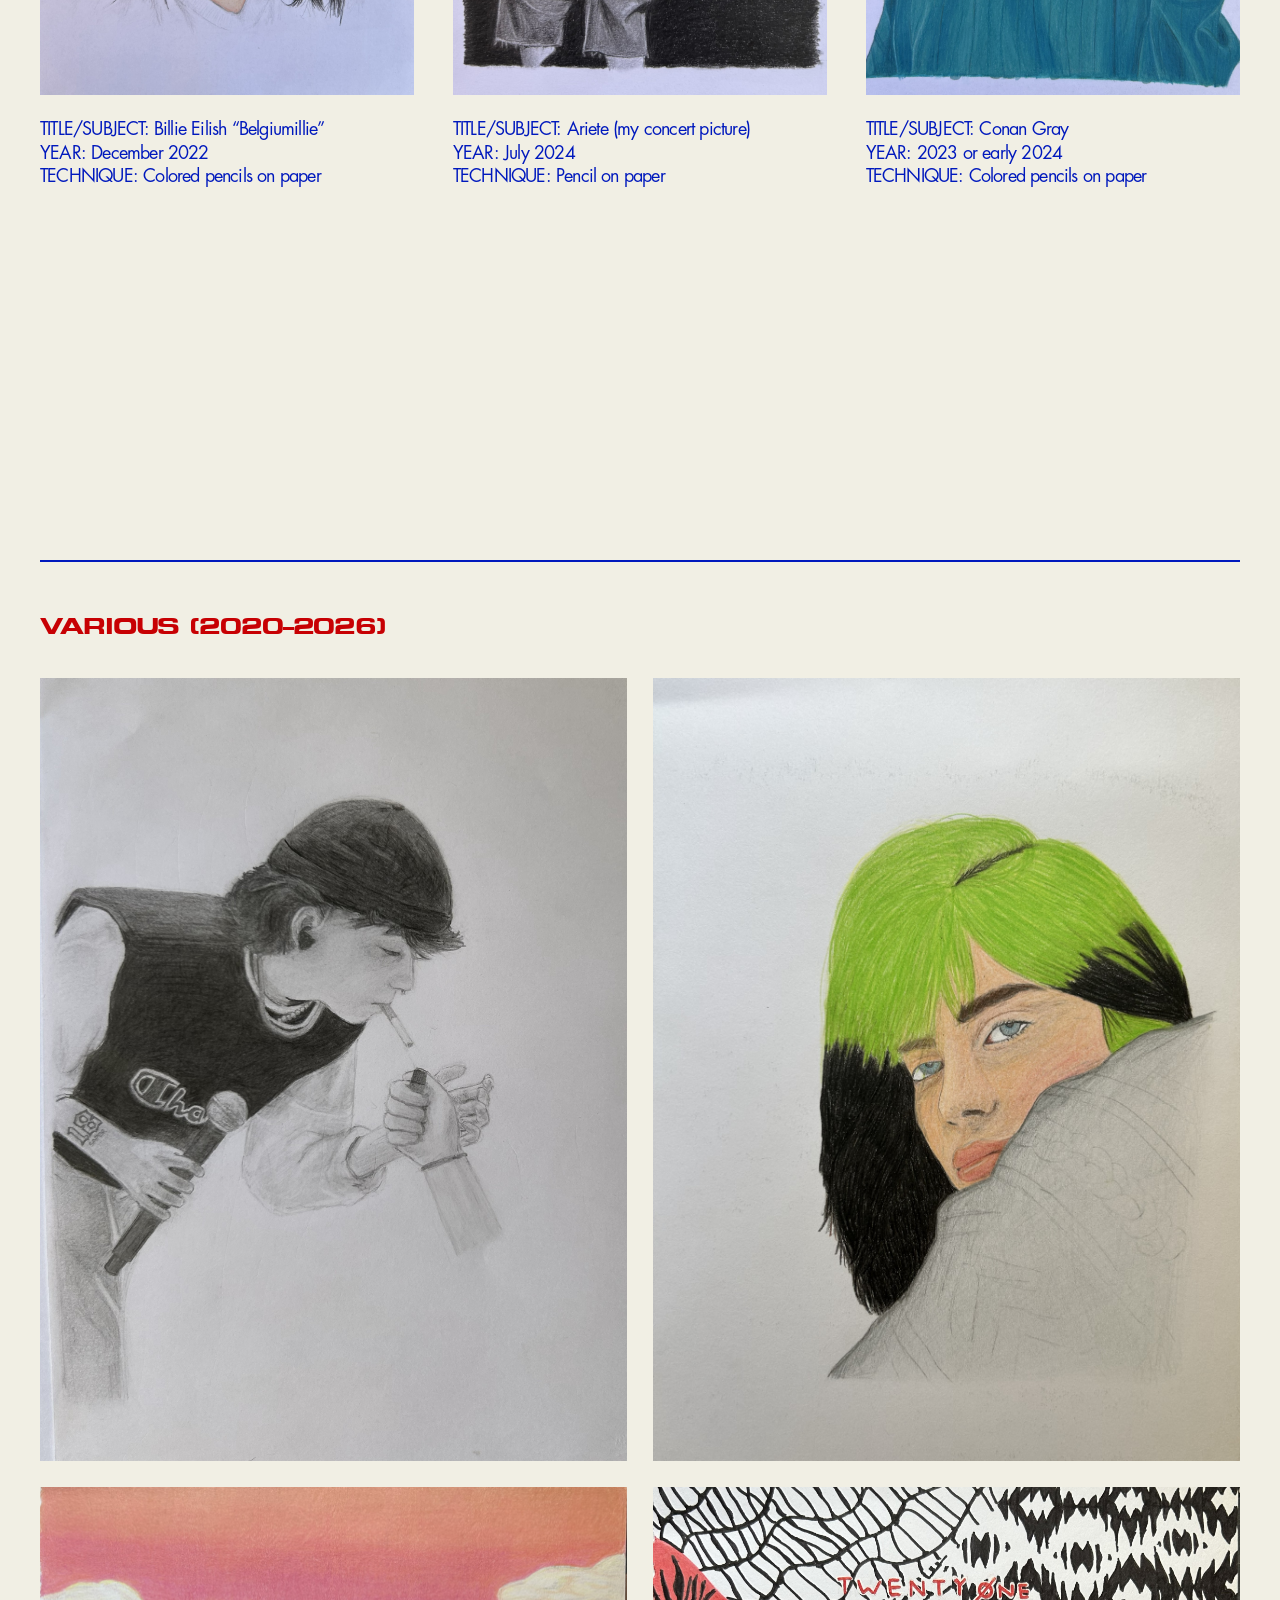
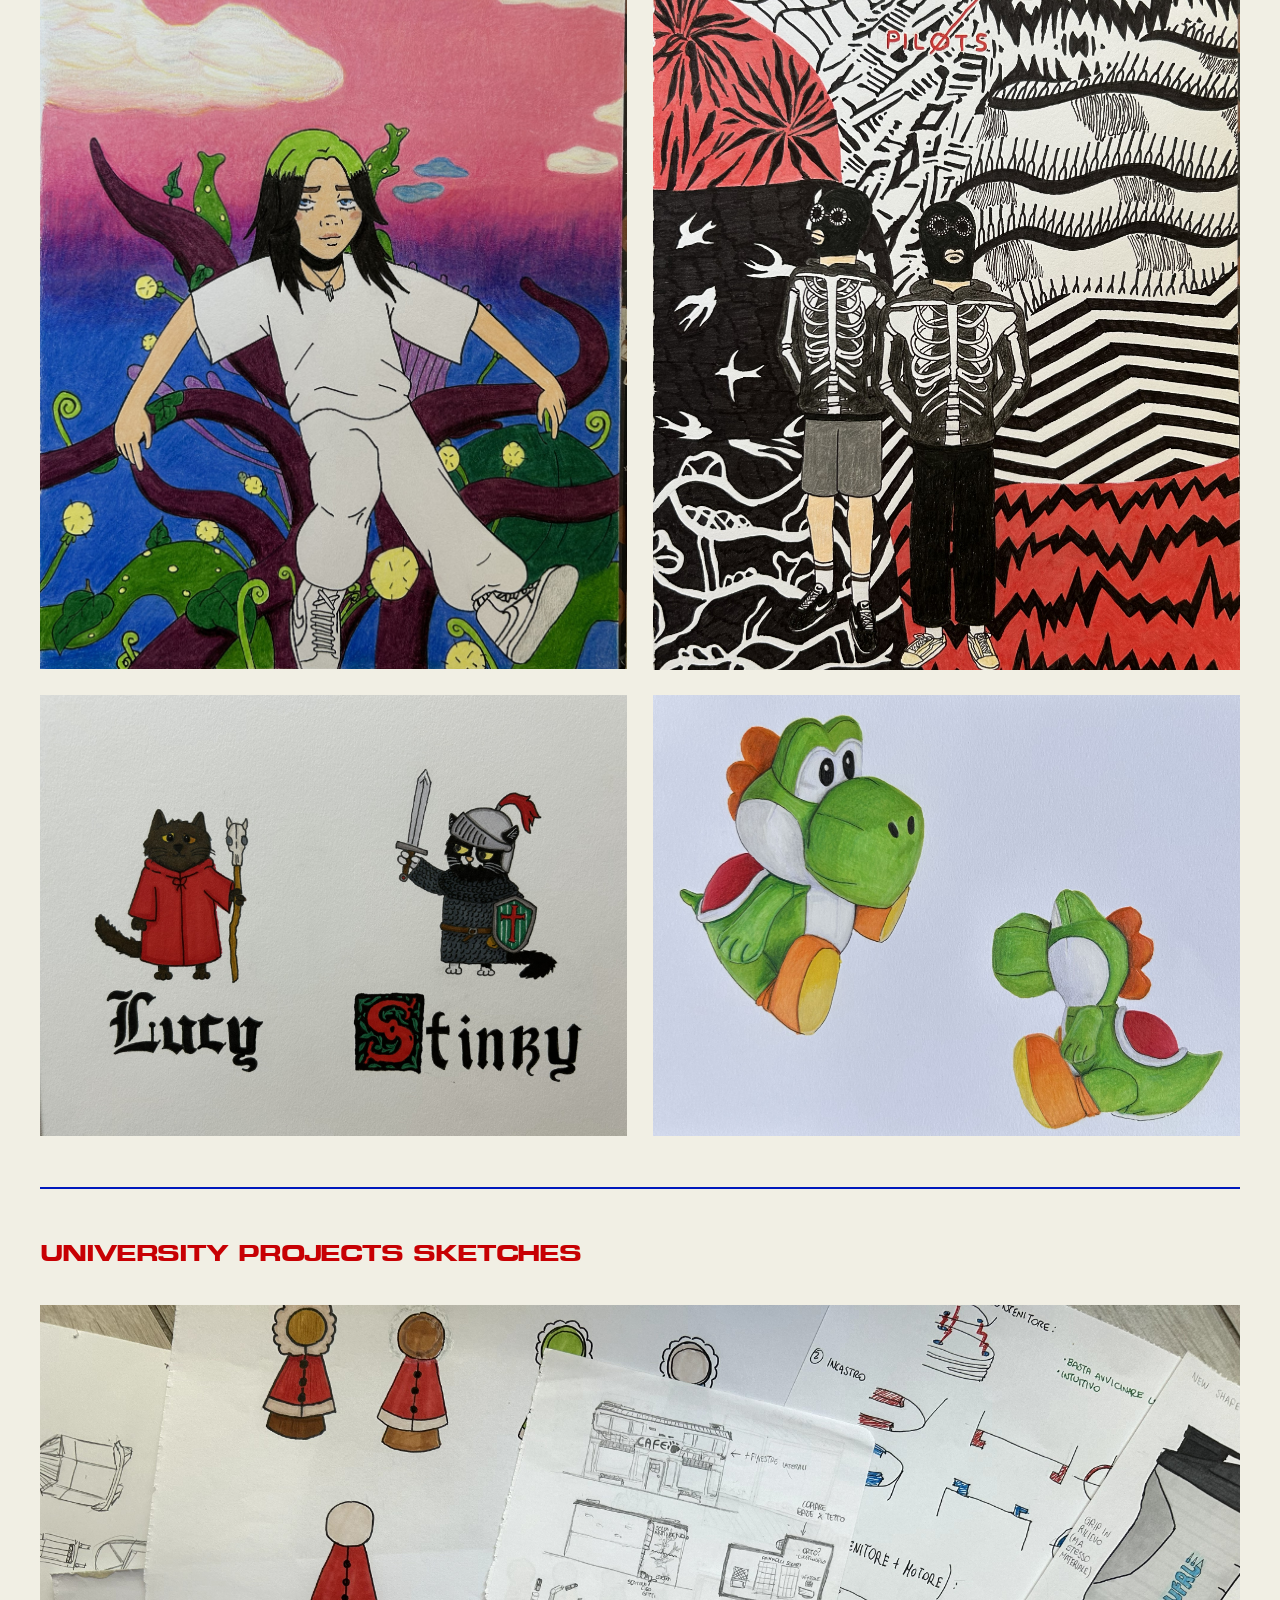
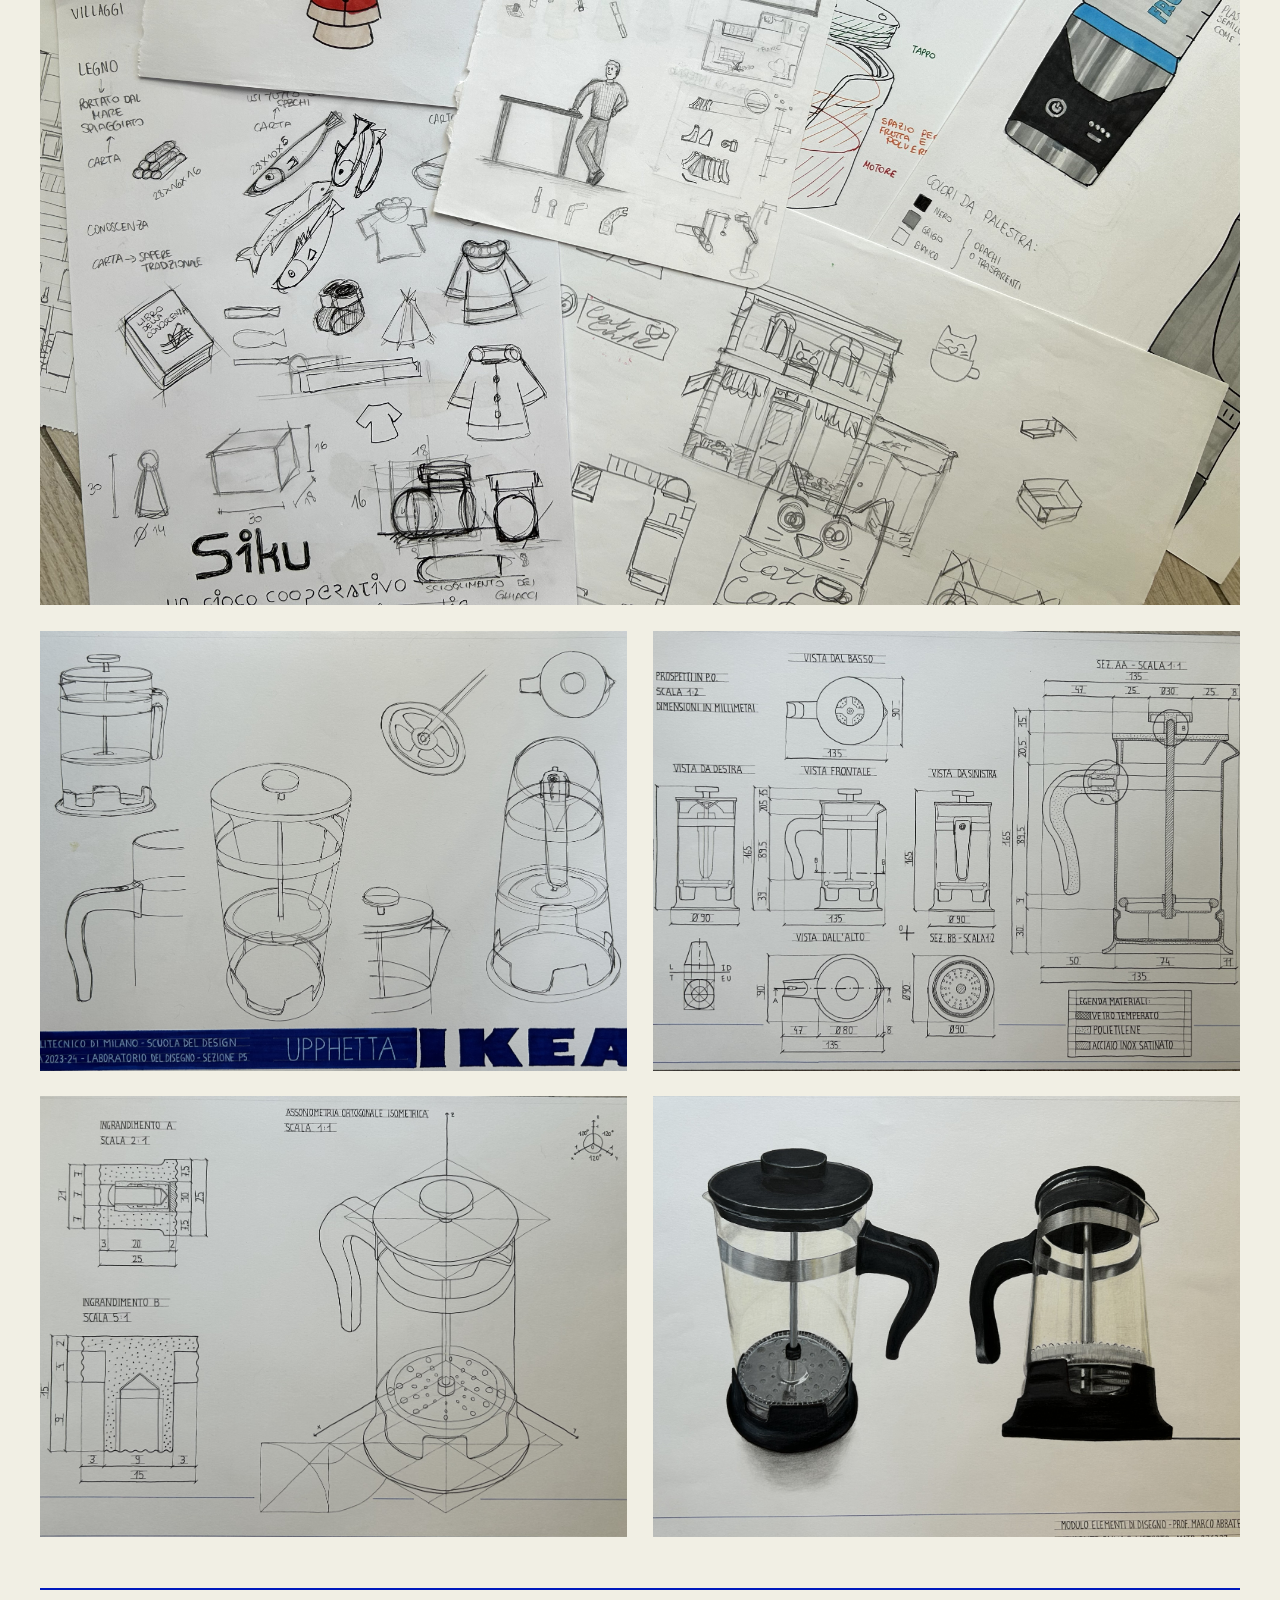
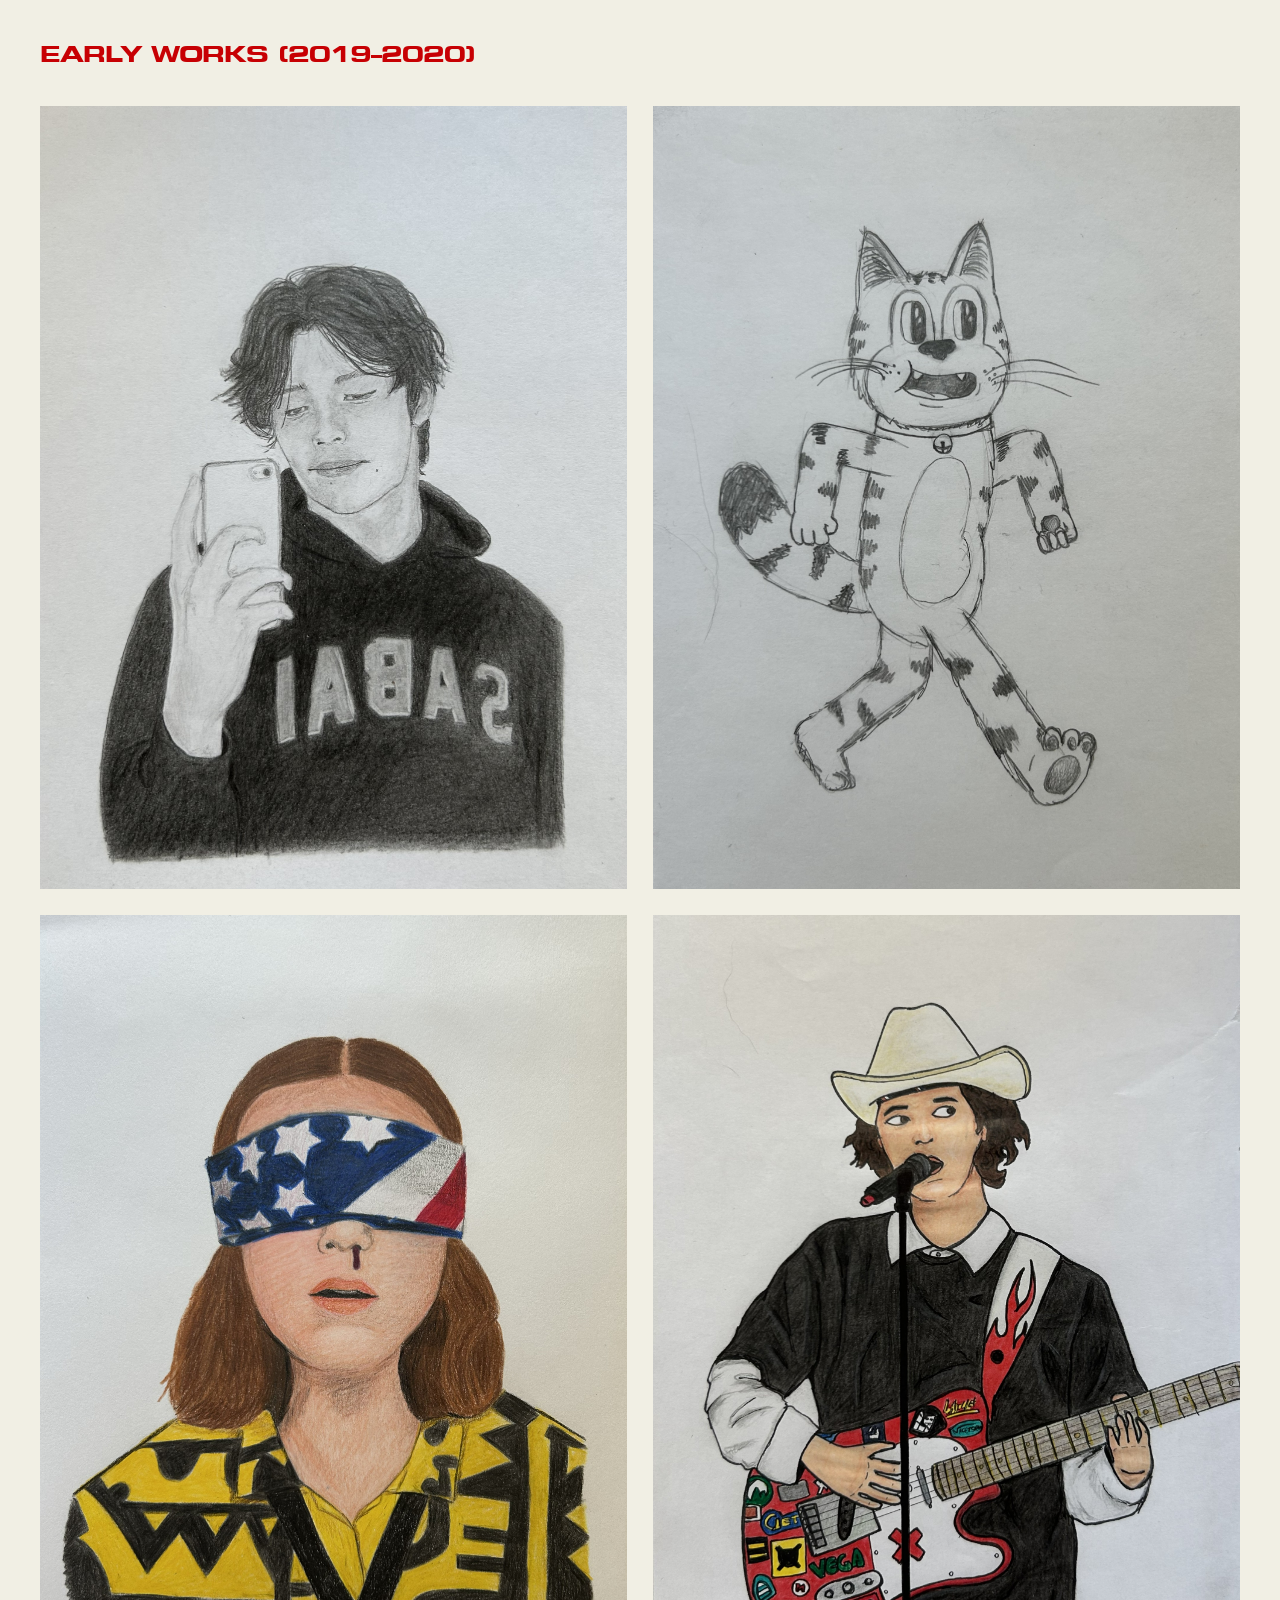
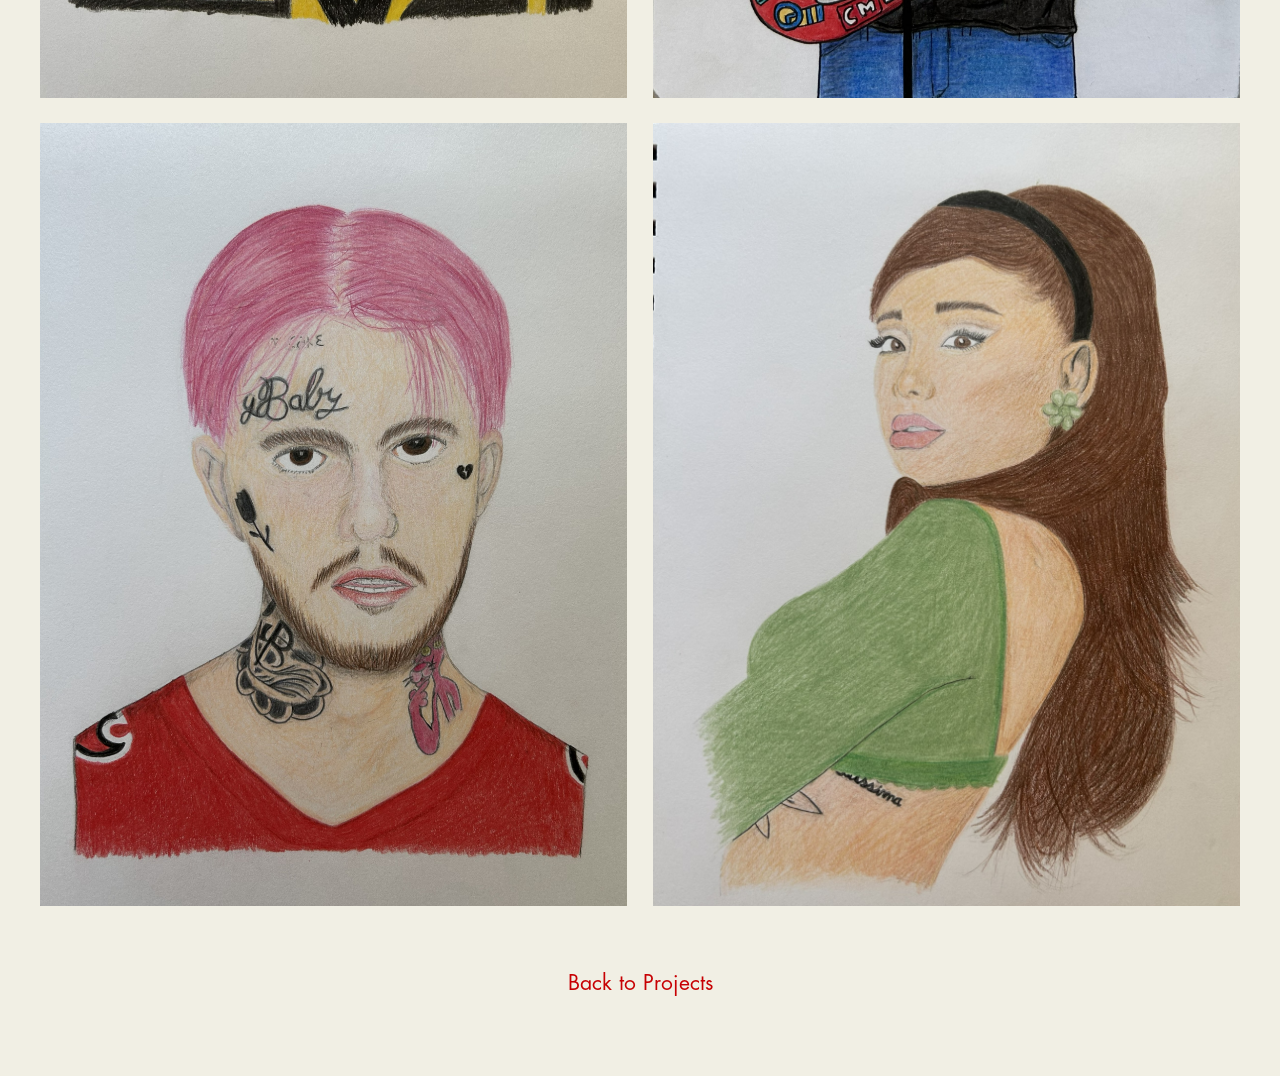
<file: drawings.html>
<!doctype html><html lang="en"><head><meta charset="utf-8"><meta name="viewport" content="width=device-width,initial-scale=1"><title>Drawings — Freehand works</title><link rel="stylesheet" href="css/drawings.css"></head><body class="drawings"><header class="project-header"><nav class="navbar"><a href="index.html#home">Home</a><a href="all-projects.html">Projects</a><a href="about.html">About me</a></nav></header><main><section class="cover"><img src="images/drawings/muro.jpg" alt="Drawing wall"><div class="cover-copy"><h1>DRAWINGS</h1><p>FREEHAND WORKS</p></div></section><section class="section favorites"><h2>PERSONAL FAVORITES</h2><div class="favorites-grid"><figure><img src="images/drawings/belgiumillie.jpg" alt="Belgiumillie drawing"><figcaption>TITLE/SUBJECT: Billie Eilish “Belgiumillie”<br>YEAR: December 2022<br>TECHNIQUE: Colored pencils on paper</figcaption></figure><figure><img src="images/drawings/ariete.jpg" alt="Ariete drawing"><figcaption>TITLE/SUBJECT: Ariete (my concert picture)<br>YEAR: July 2024<br>TECHNIQUE: Pencil on paper</figcaption></figure><figure><img src="images/drawings/conan.jpg" alt="Conan Gray drawing"><figcaption>TITLE/SUBJECT: Conan Gray<br>YEAR: 2023 or early 2024<br>TECHNIQUE: Colored pencils on paper</figcaption></figure></div></section><section class="section"><h2>VARIOUS (2020–2026)</h2><div class="gallery"><img src="images/drawings/arianna.jpg" alt="Portrait drawing"><img src="images/drawings/billie.jpg" alt="Billie drawing"><img src="images/drawings/future.jpg" alt="Illustration"><img src="images/drawings/top.jpg" alt="Illustration"><img src="images/drawings/stinky.jpg" alt="Character drawing"><img src="images/drawings/yoshi.jpg" alt="Yoshi drawing"></div></section><section class="section"><h2>UNIVERSITY PROJECTS SKETCHES</h2><div class="gallery"><img class="wide" src="images/drawings/sketch%20close.jpg" alt="Sketchbook detail"><img src="images/drawings/uppetta%20(1).jpg" alt="University sketch"><img src="images/drawings/uppetta%20(2).jpg" alt="University sketch"><img src="images/drawings/uppetta%20(3).jpg" alt="University sketch"><img src="images/drawings/uppetta%20(4).jpg" alt="University sketch"></div></section><section class="section"><h2>EARLY WORKS (2019–2020)</h2><div class="gallery"><img src="images/drawings/louis.jpg" alt="Early drawing"><img src="images/drawings/cartoony.jpg" alt="Early drawing"><img src="images/drawings/el.jpg" alt="Early drawing"><img src="images/drawings/conan%20old.jpg" alt="Early drawing"><img src="images/drawings/peep.jpg" alt="Early drawing"><img src="images/drawings/ariana.jpg" alt="Early drawing"></div></section></main><footer class="back"><a href="all-projects.html">Back to Projects</a></footer></body></html>
</file>
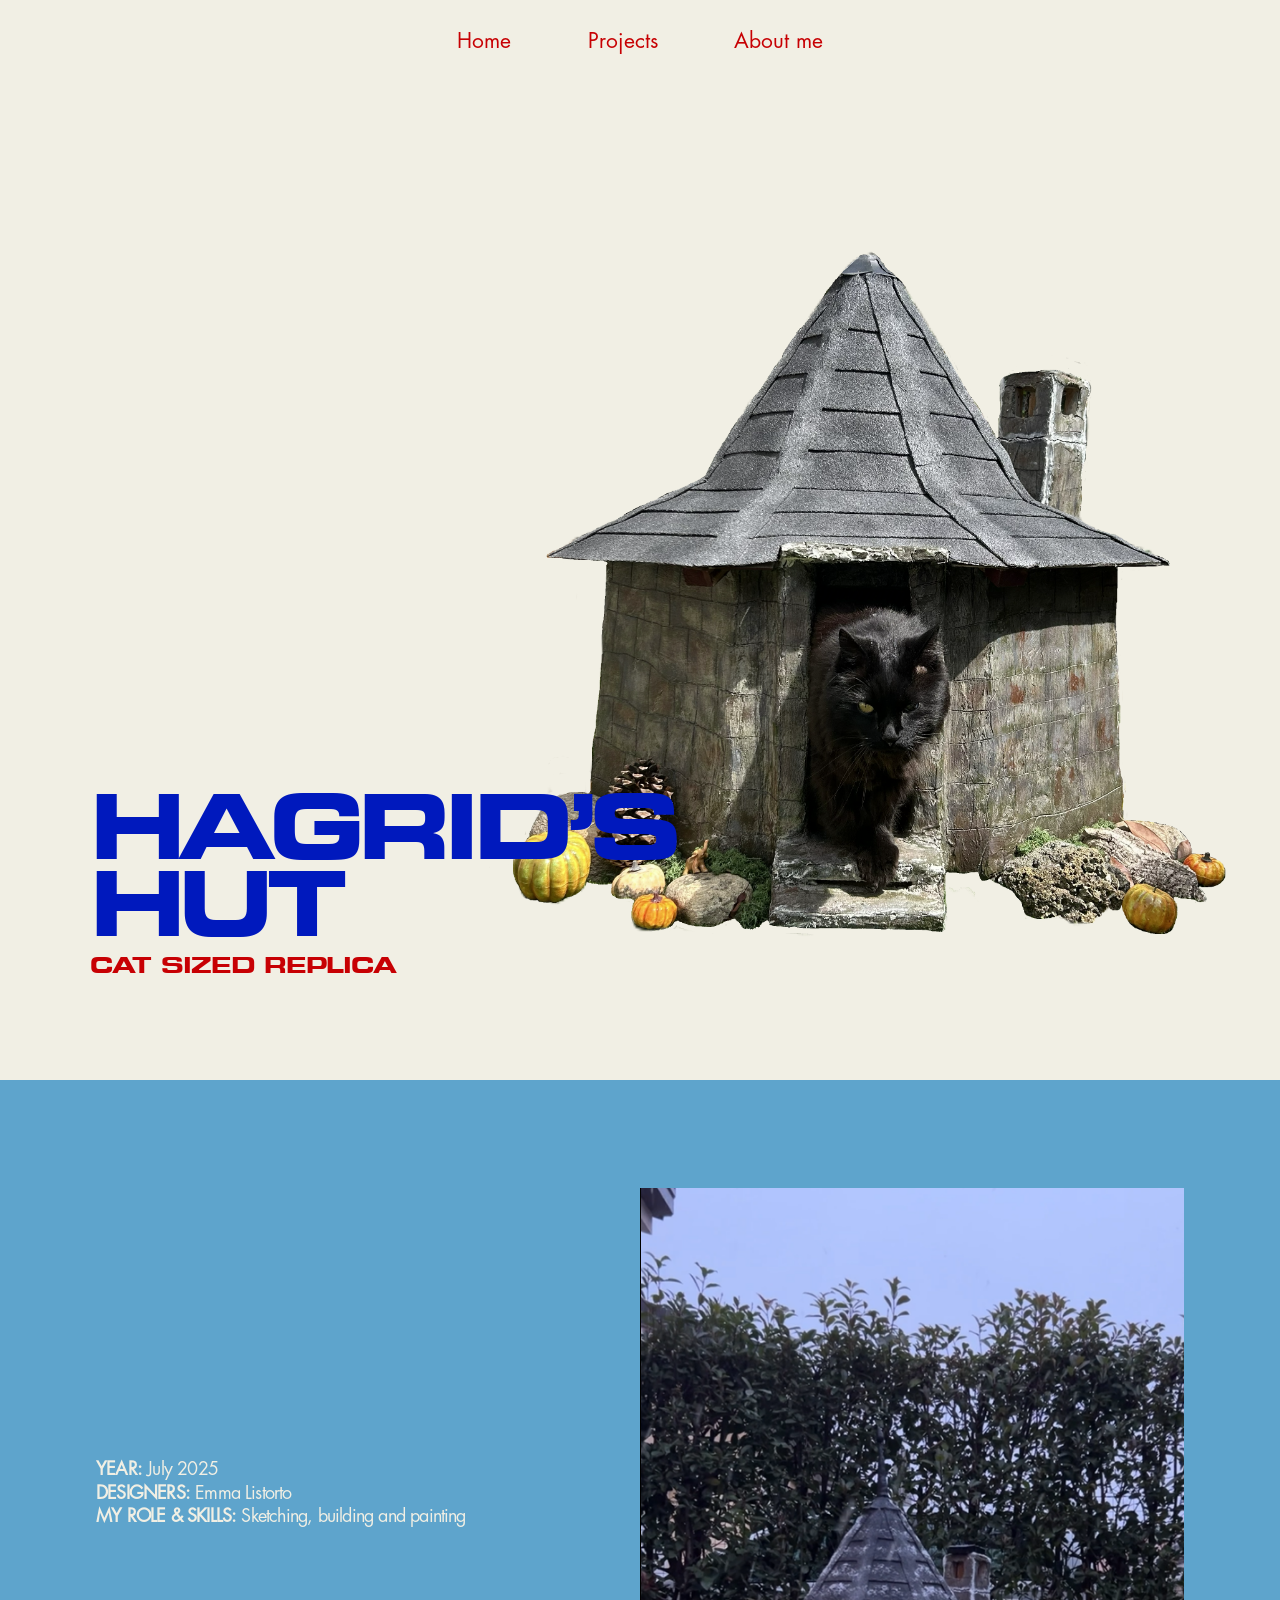
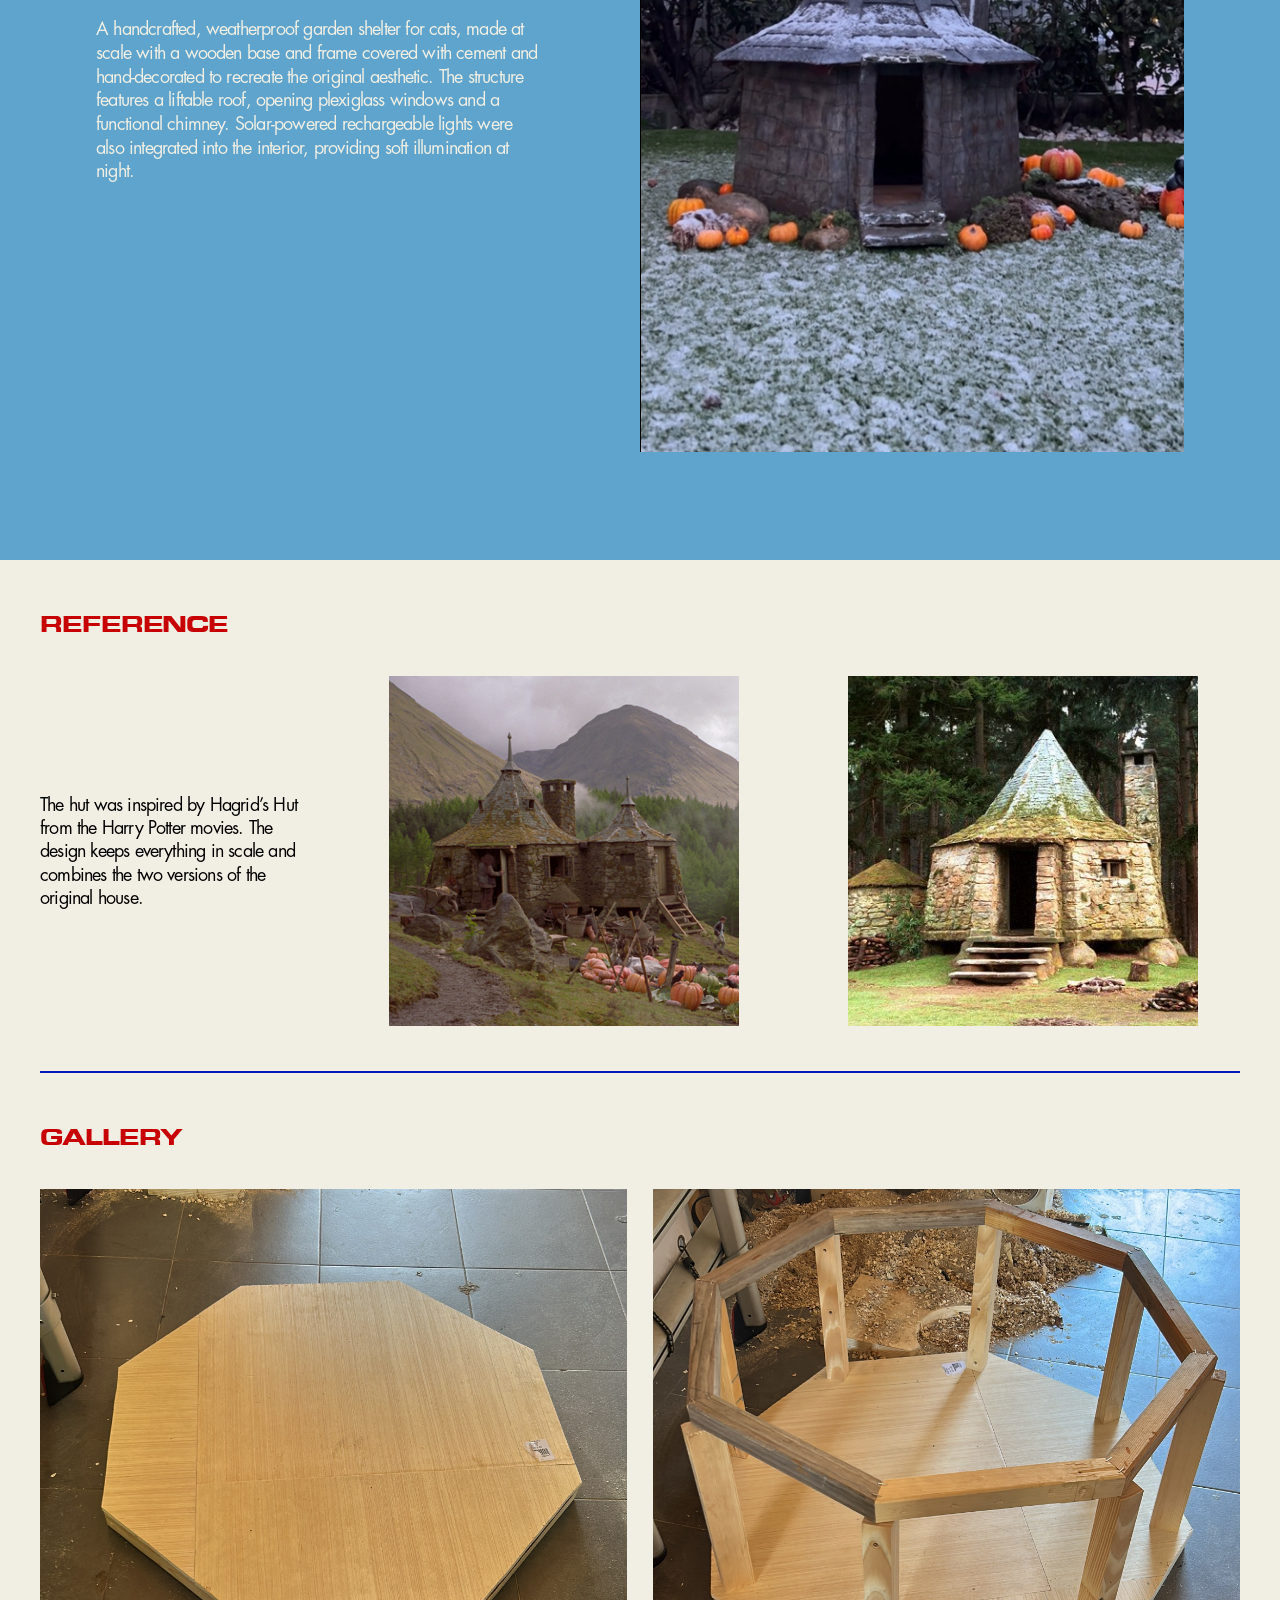
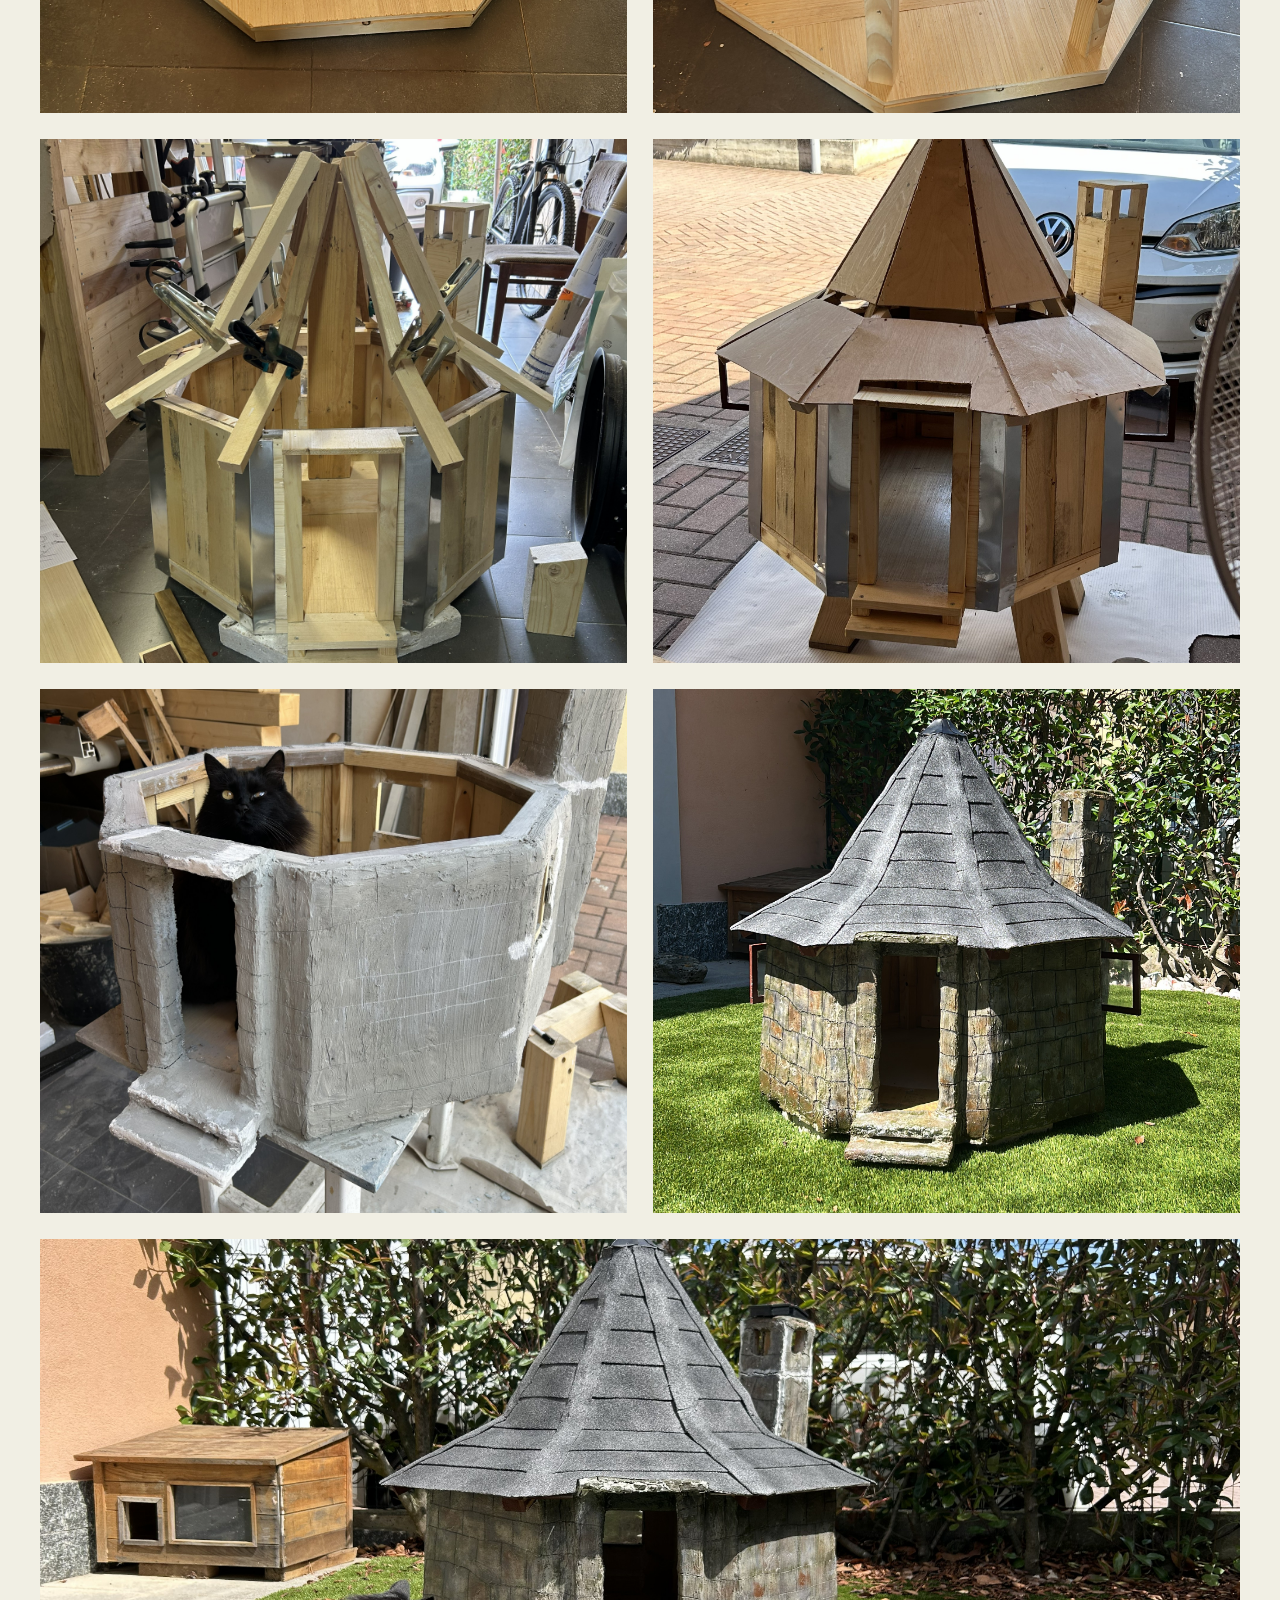
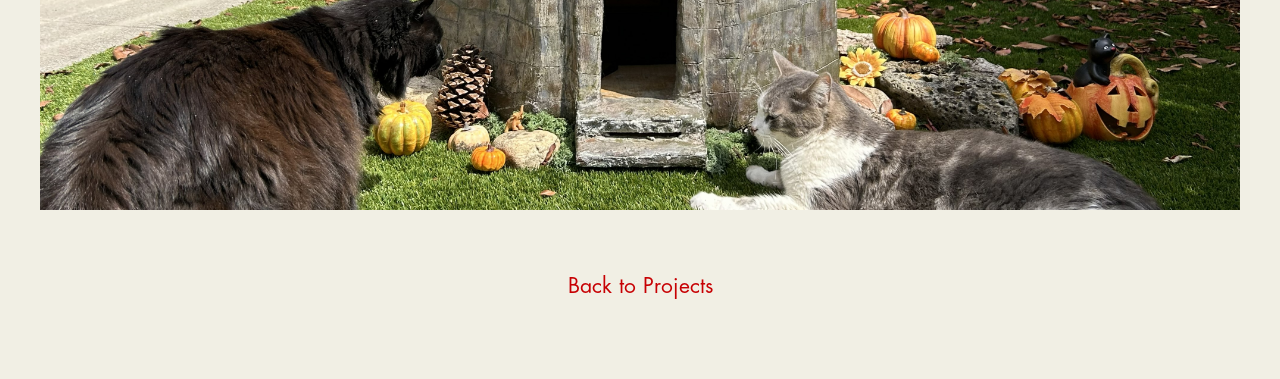
<file: hagrids-hut.html>
<!doctype html><html lang="en"><head><meta charset="utf-8"><meta name="viewport" content="width=device-width,initial-scale=1"><title>Hagrid’s Hut — Cat sized replica</title><link rel="stylesheet" href="css/hagrids-hut.css"></head><body class="hagrid"><header class="project-header"><nav class="navbar"><a href="index.html#home">Home</a><a href="all-projects.html">Projects</a><a href="index.html#about">About me</a></nav></header><main><section class="cover"><img src="images/hagrids-hut/front.png" alt="Hagrid’s Hut cat sized replica"><div class="cover-copy"><h1>HAGRID’S<br>HUT</h1><p>CAT SIZED REPLICA</p></div></section><section class="intro"><div class="intro-inner"><div class="intro-copy"><p><strong>YEAR:</strong> July 2025<br><strong>DESIGNERS:</strong> Emma Listorto<br><strong>MY ROLE &amp; SKILLS:</strong> Sketching, building and painting</p><p class="brief"><strong>PROJECT:</strong><br>A handcrafted, weatherproof garden shelter for cats, made at scale with a wooden base and frame covered in cement and hand-decorated to recreate the original aesthetic.</p><p class="description">The structure has a liftable roof, opening plexiglass windows and a functional chimney. Solar-powered rechargeable lights were integrated into the interior to provide soft illumination at night.</p></div><img class="intro-art" src="images/hagrids-hut/winter.png" alt="Hut during winter"></div></section><section class="section"><h2>REFERENCE</h2><div class="feature"><div class="feature-copy"><p>The hut was inspired by Hagrid’s Hut from the Harry Potter movies. The design keeps everything in scale and combines the two versions of the original house.</p></div><img src="images/hagrids-hut/reference%20hut%202.png" alt="Hagrid's Hut reference"></div></section><section class="section"><h2>GALLERY</h2><div class="gallery"><img src="images/hagrids-hut/base.JPG" alt="Building base"><img src="images/hagrids-hut/base%20(2).JPG" alt="Base detail"><img src="images/hagrids-hut/scheletro.jpg" alt="Wooden structure"><img src="images/hagrids-hut/roof%20wood.jpg" alt="Roof construction"><img src="images/hagrids-hut/cement.jpg" alt="Cement finish"><img src="images/hagrids-hut/finished.JPG" alt="Finished hut"><img class="wide" src="images/hagrids-hut/IMG_8669.jpg" alt="Completed cat house"></div></section></main><footer class="back"><a href="all-projects.html">Back to Projects</a></footer></body></html>
</file>
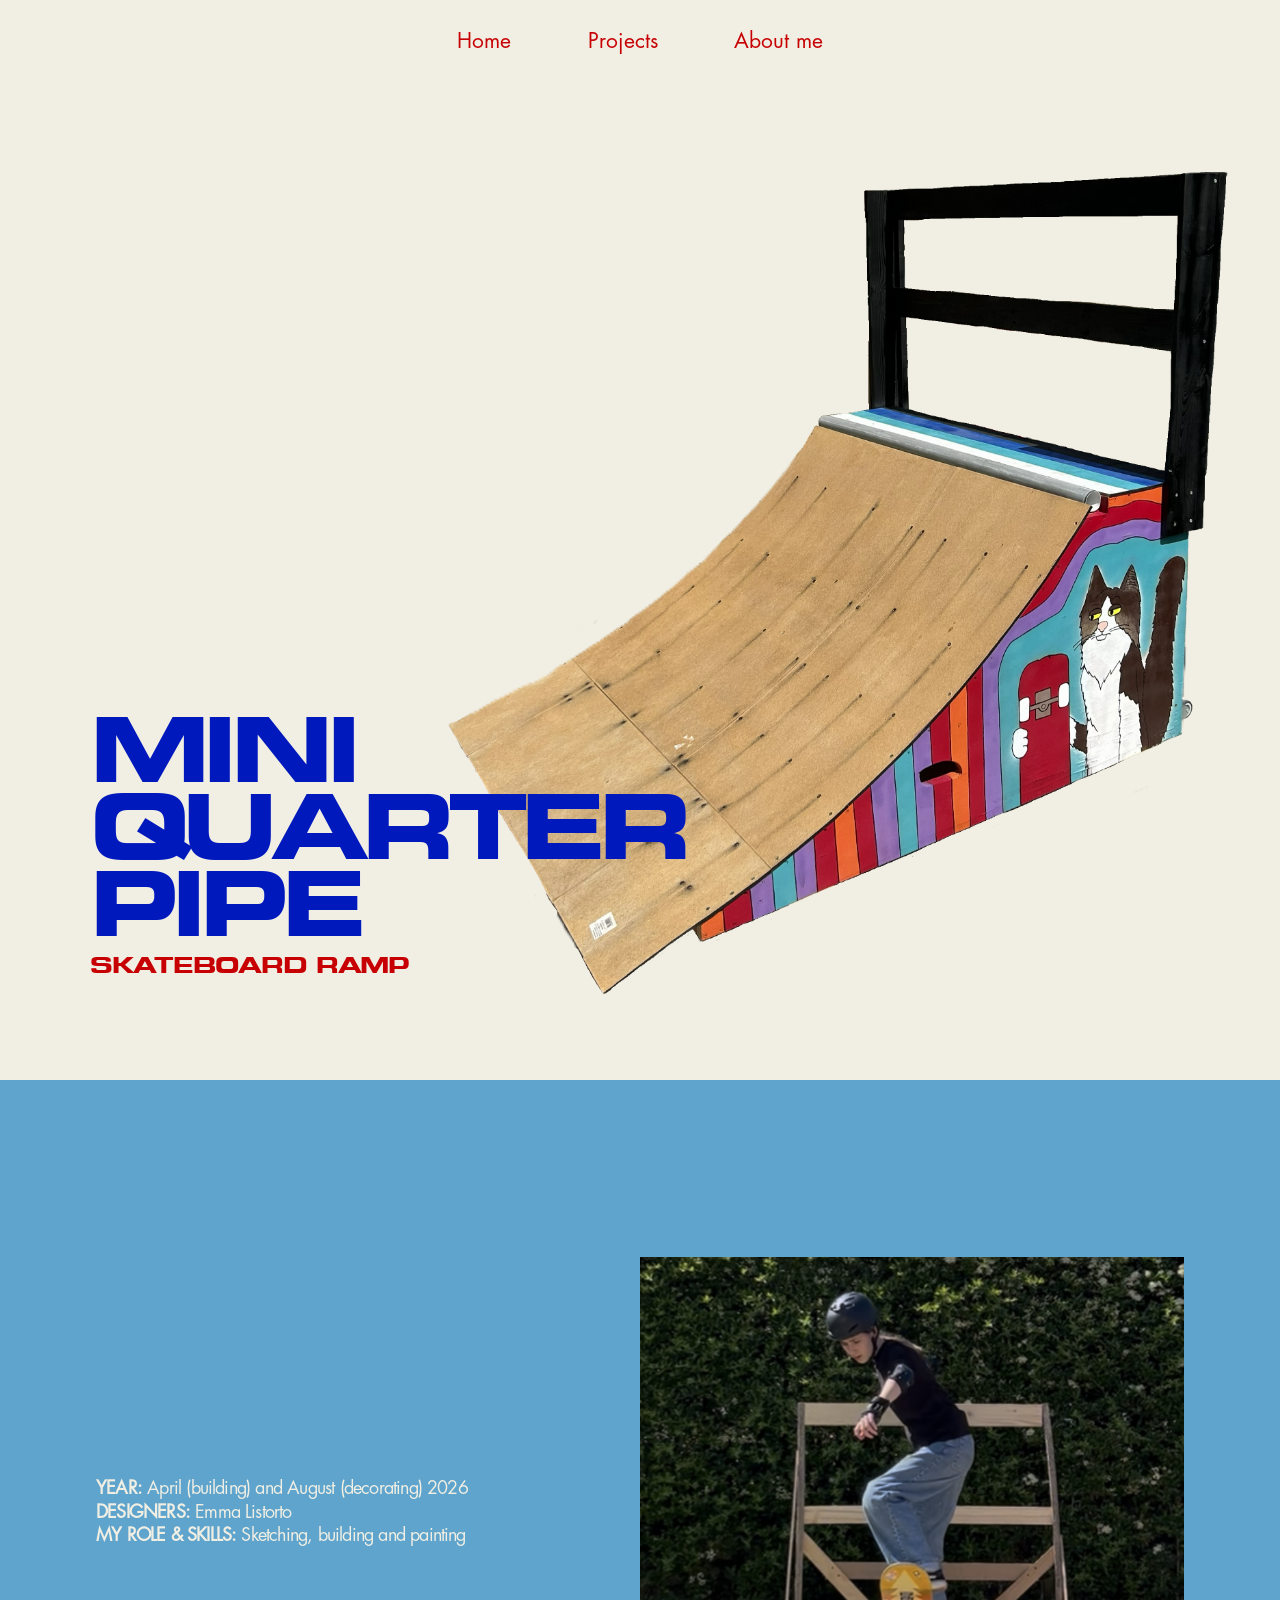
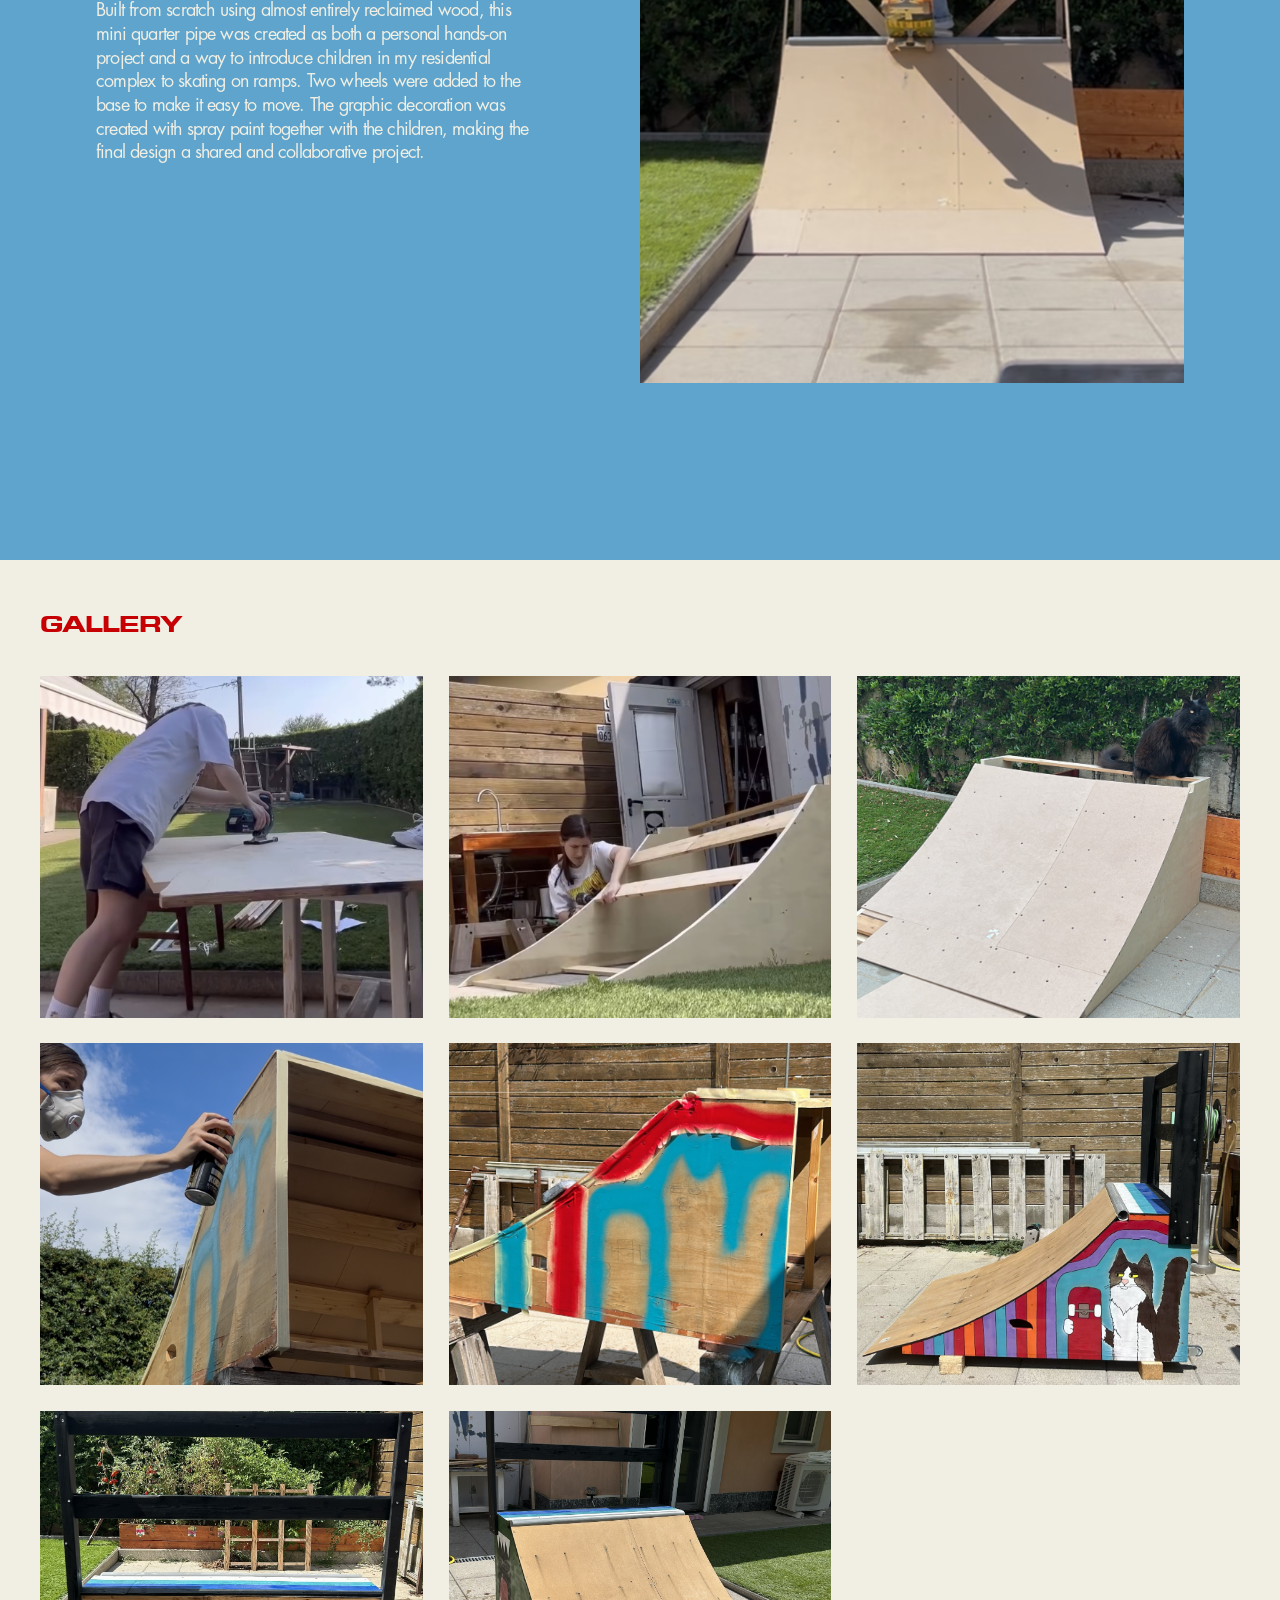
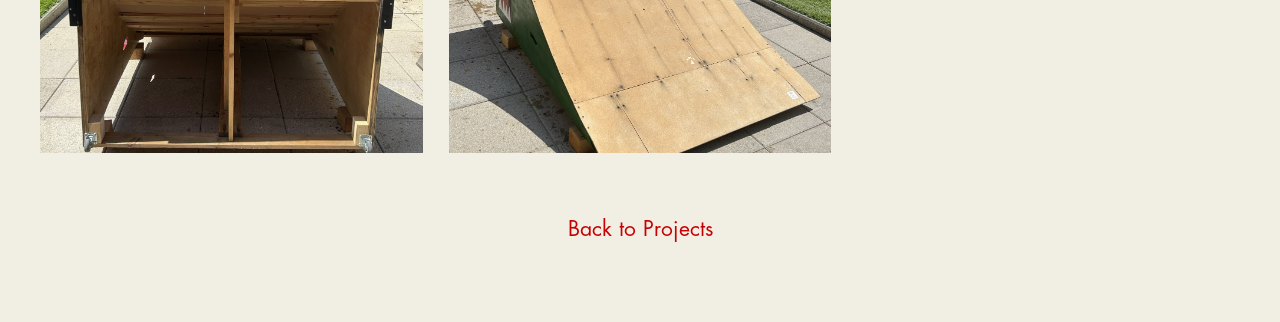
<file: mini-ramp.html>
<!doctype html><html lang="en"><head><meta charset="utf-8"><meta name="viewport" content="width=device-width,initial-scale=1"><title>Mini Ramp — Skateboard ramp</title><link rel="stylesheet" href="css/mini-ramp.css"></head><body class="ramp"><header class="project-header"><nav class="navbar"><a href="index.html#home">Home</a><a href="all-projects.html">Projects</a><a href="index.html#about">About me</a></nav></header><main><section class="cover"><img src="images/mini-ramp/lato.png" alt="Mini quarter pipe"><div class="cover-copy"><h1>MINI<br>QUARTER PIPE</h1><p>SKATEBOARD RAMP</p></div></section><section class="intro"><div class="intro-inner"><div class="intro-copy"><p><strong>YEAR:</strong> April (building) and August (decorating) 2026<br><strong>DESIGNERS:</strong> Emma Listorto<br><strong>MY ROLE &amp; SKILLS:</strong> Sketching, building and painting</p><p class="description">Built from scratch using almost entirely reclaimed wood, this mini quarter pipe was created as both a personal hands-on project and a way to introduce children in my residential complex to skating on ramps. Two wheels were added to the base to make it easy to move. The graphic decoration was created with spray paint together with the children, making the final design a shared and collaborative project.</p></div><img class="intro-art" src="images/mini-ramp/skating.png" alt="Children skating on the ramp"></div></section><section class="section"><h2>GALLERY</h2><div class="gallery"><img src="images/mini-ramp/cutting.jpg" alt="Cutting material"><img src="images/mini-ramp/assembly.jpg" alt="Assembly"><img src="images/mini-ramp/building.jpg" alt="Building process"><img src="images/mini-ramp/spraying.png" alt="Spray paint decoration"><img src="images/mini-ramp/benny%201.jpg" alt="Ramp in use"><img src="images/mini-ramp/finished.jpg" alt="Finished ramp"><img src="images/mini-ramp/retro.jpg" alt="Rear view"><img src="images/mini-ramp/front.jpg" alt="Front view"></div></section></main><footer class="back"><a href="all-projects.html">Back to Projects</a></footer></body></html>
</file>
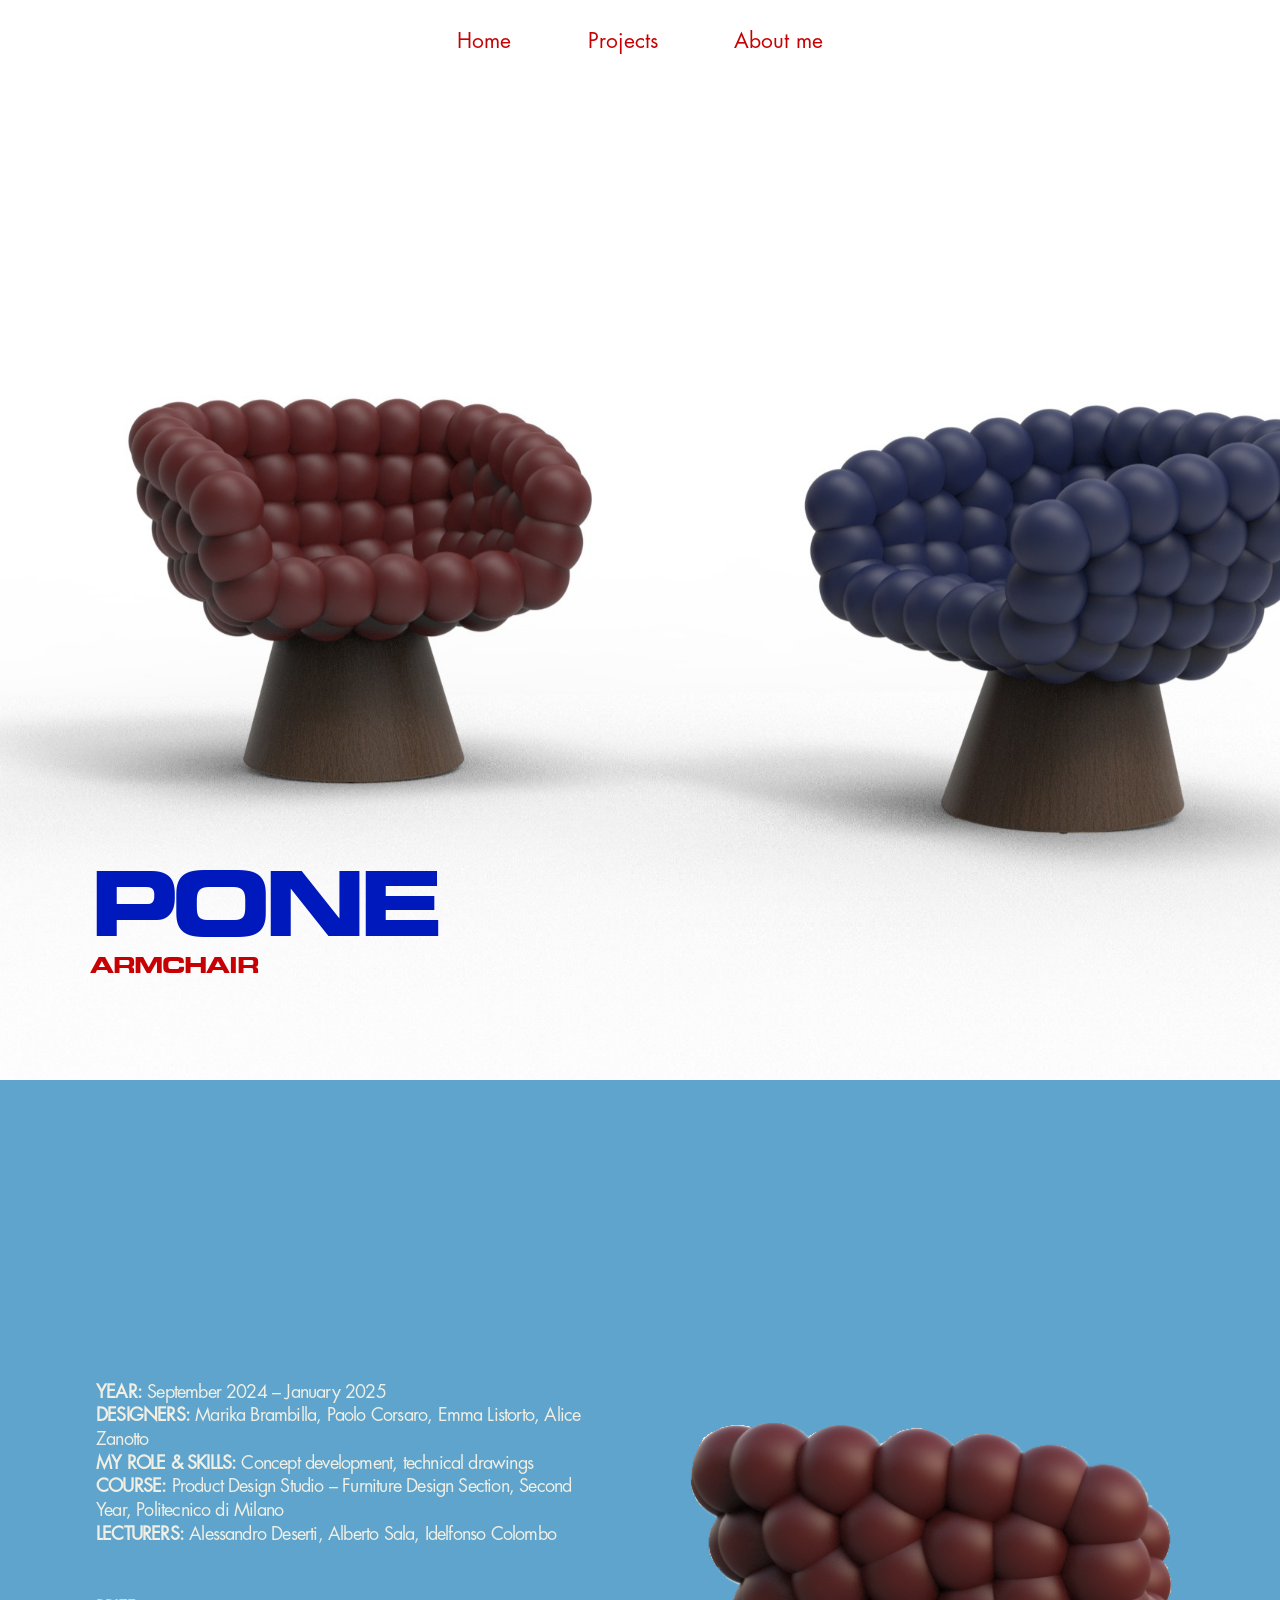
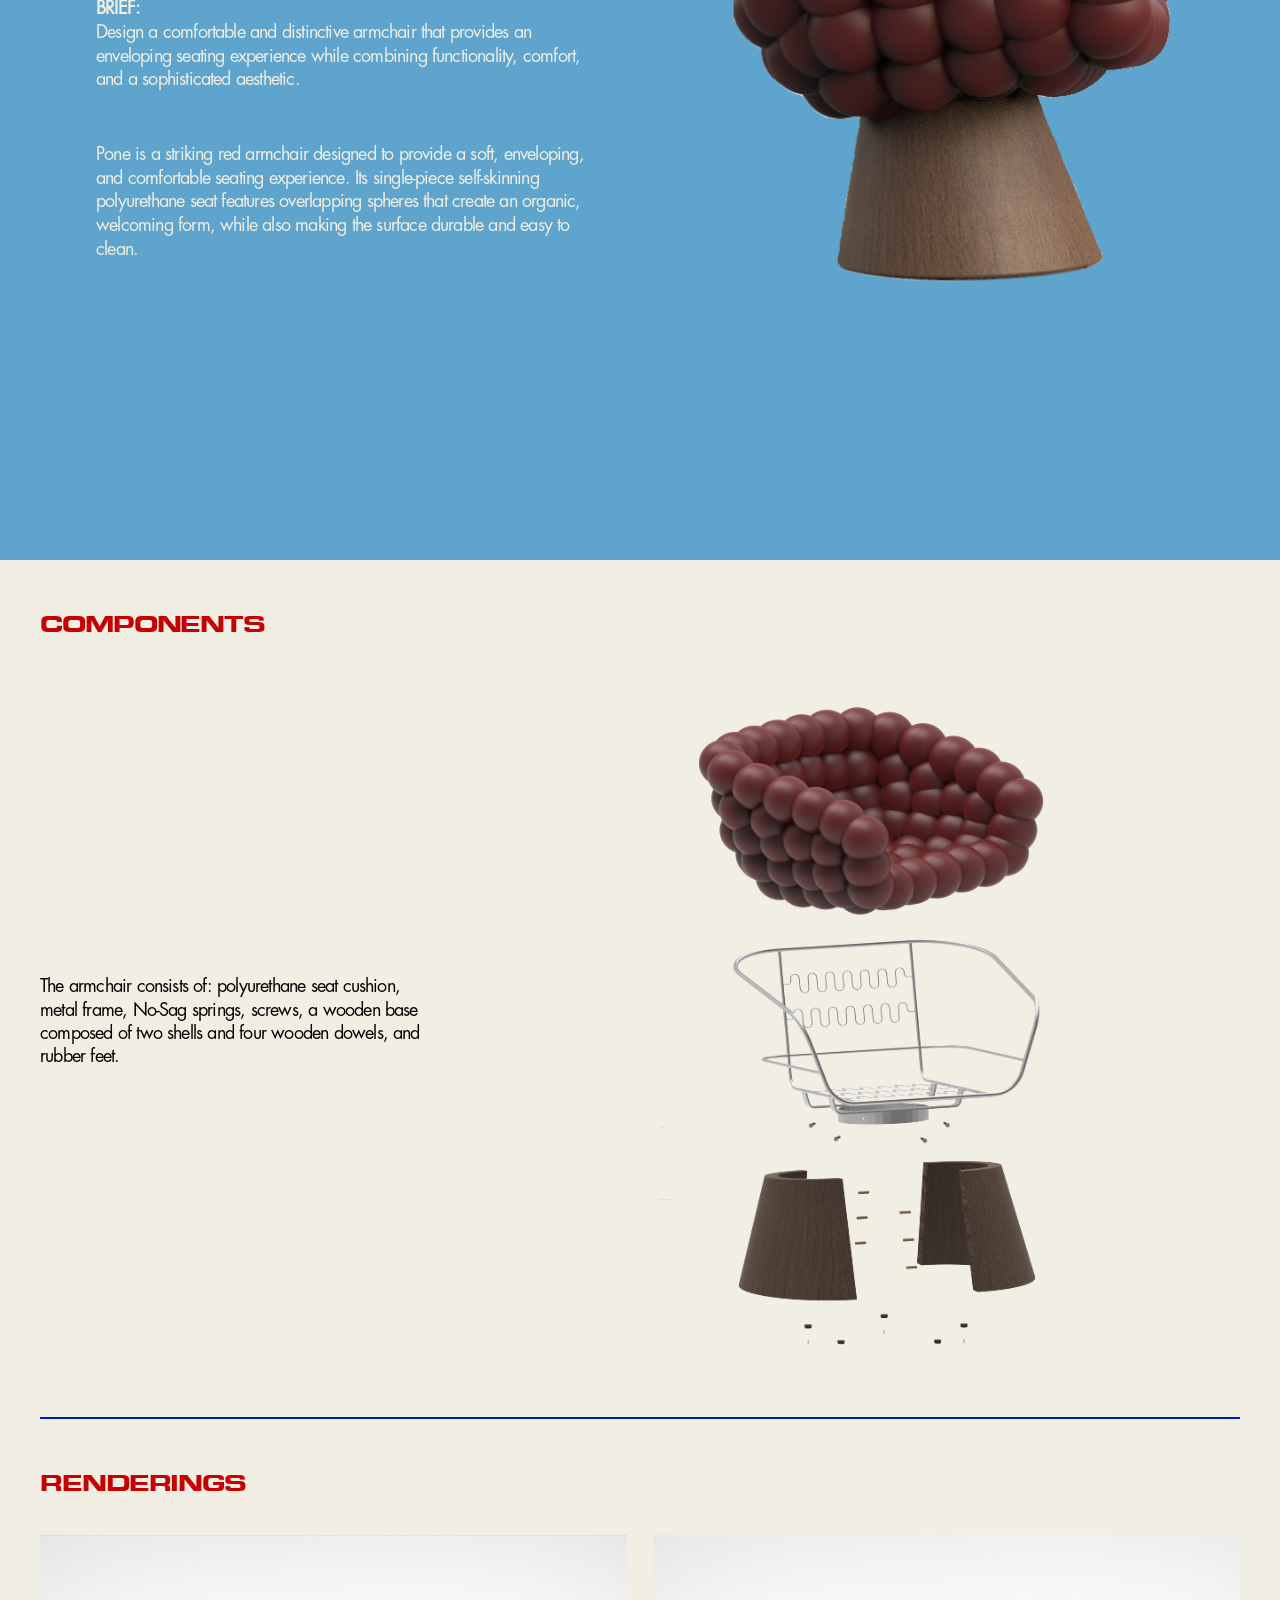
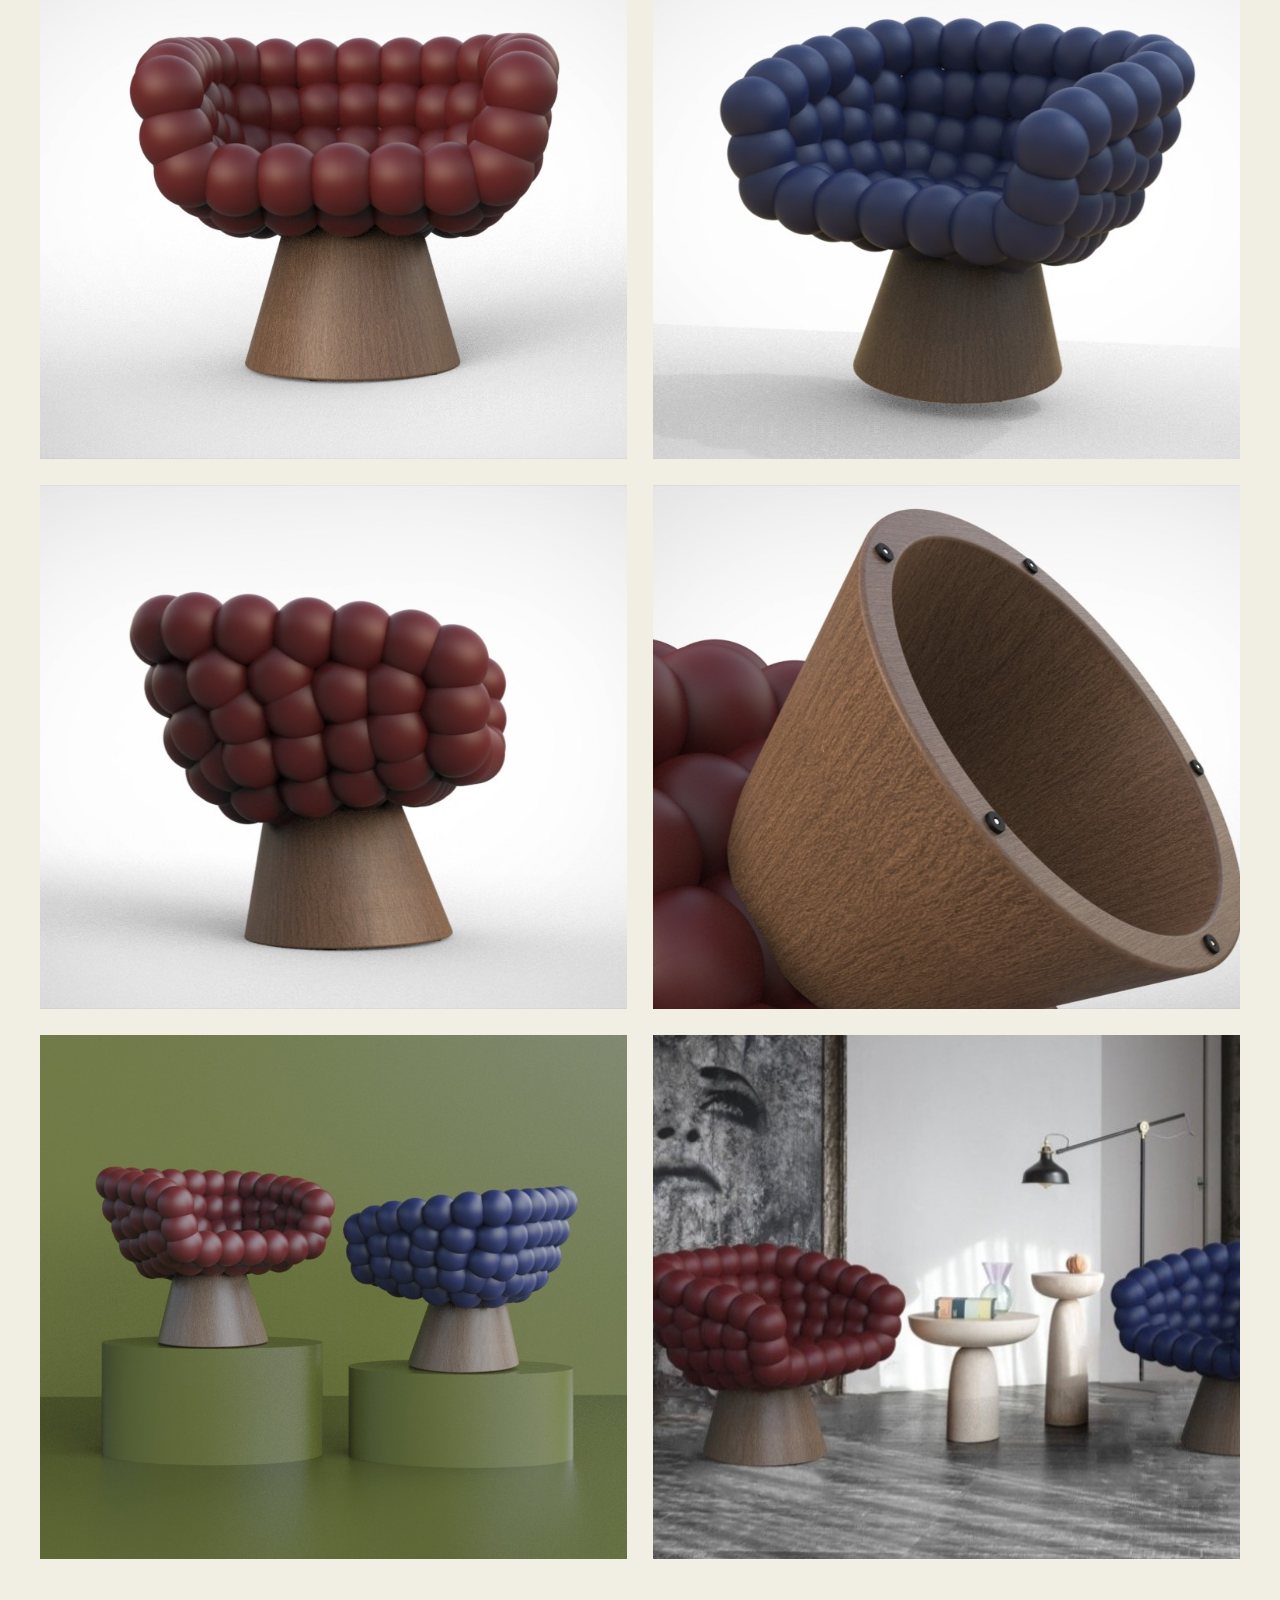
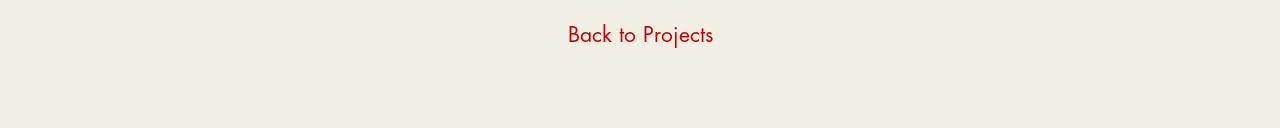
<file: pone.html>
<!doctype html><html lang="en"><head><meta charset="utf-8"><meta name="viewport" content="width=device-width,initial-scale=1"><title>Pone — Armchair</title><link rel="stylesheet" href="css/pone.css"></head><body class="pone"><header class="project-header"><nav class="navbar"><a href="index.html#home">Home</a><a href="all-projects.html">Projects</a><a href="index.html#about">About me</a></nav></header><main><section class="cover"><img src="images/pone/Rendering%20poltrone%20rosse%20e%20blu.jpg" alt="Pone armchair colour variants"><div class="cover-copy"><h1>PONE</h1><p>ARMCHAIR</p></div></section><section class="intro"><div class="intro-inner"><div class="intro-copy"><p><strong>YEAR:</strong> September 2024 – January 2025<br><strong>DESIGNERS:</strong> Marika Brambilla, Paolo Corsaro, Emma Listorto, Alice Zanotto<br><strong>MY ROLE &amp; SKILLS:</strong> Concept development, technical drawings<br><strong>COURSE:</strong> Product Design Studio – Furniture Design Section, Second Year, Politecnico di Milano<br><strong>LECTURERS:</strong> Alessandro Deserti, Alberto Sala, Idelfonso Colombo</p><p class="brief"><strong>BRIEF:</strong><br>Design a comfortable and distinctive armchair that provides an enveloping seating experience while combining functionality, comfort, and a sophisticated aesthetic.</p><p class="description">Pone is a striking red armchair designed to provide a soft, enveloping, and comfortable seating experience. Its single-piece self-skinning polyurethane seat features overlapping spheres that create an organic, welcoming form, while also making the surface durable and easy to clean.</p></div><img class="intro-art" src="images/pone/pone%20lato.png" alt="Side view of Pone armchair"></div></section><section class="section"><h2>COMPONENTS</h2><div class="feature"><div class="feature-copy"><p>The armchair consists of: polyurethane seat cushion, metal frame, No-Sag springs, screws, a wooden base composed of two shells and four wooden dowels, and rubber feet.</p></div><img src="images/pone/esploso%20trasp.png" alt="Exploded view of Pone"></div></section><section class="section"><h2>RENDERINGS</h2><div class="gallery"><img src="images/pone/Berry%203%20frontale.jpg" alt="Front view"><img src="images/pone/Poltrona%20blu.jpg" alt="Blue armchair"><img src="images/pone/Berry%202%20lato.jpg" alt="Side view"><img src="images/pone/Berry%205%20sotto.jpg" alt="Underside"><img src="images/pone/verde.jpg" alt="Green colour variant"><img src="images/pone/Rendering%20poltrone%20rosse%20e%20blu.jpg" alt="Pone variants"></div></section></main><footer class="back"><a href="all-projects.html">Back to Projects</a></footer></body></html>
</file>
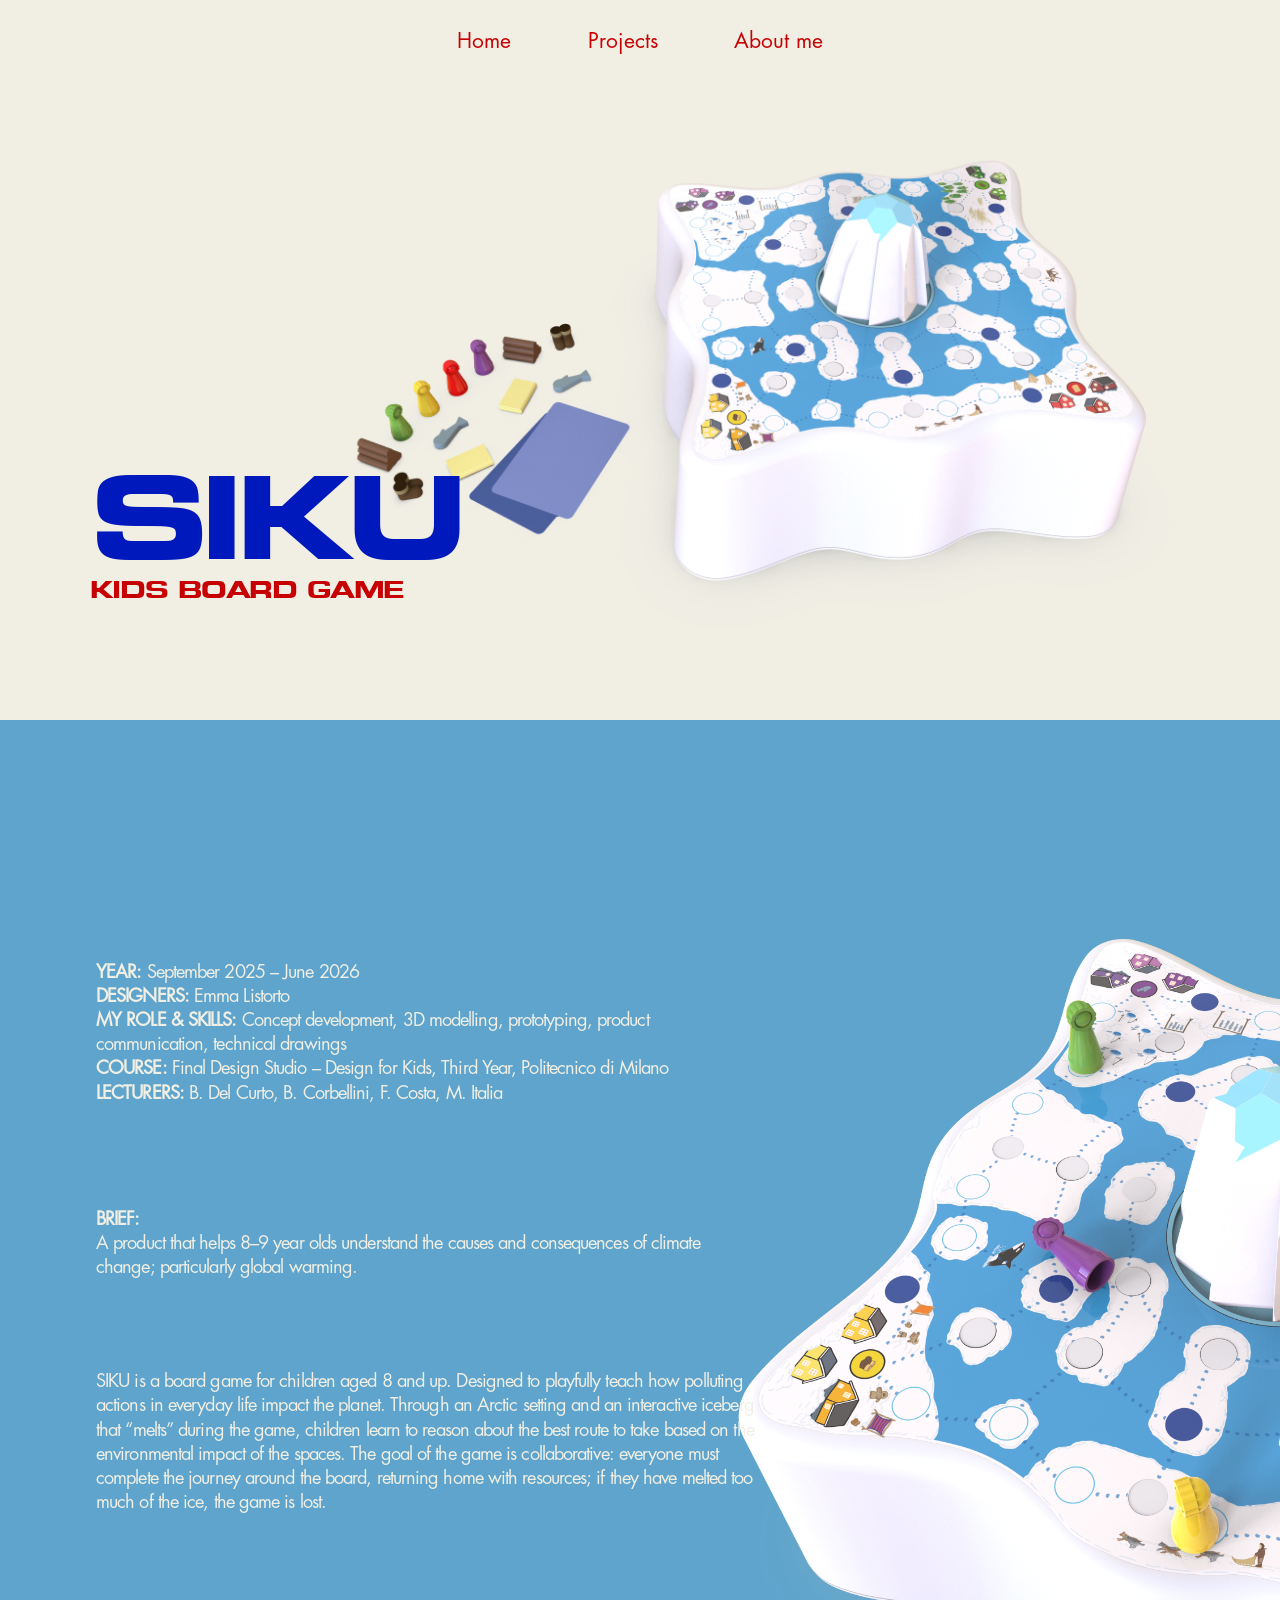
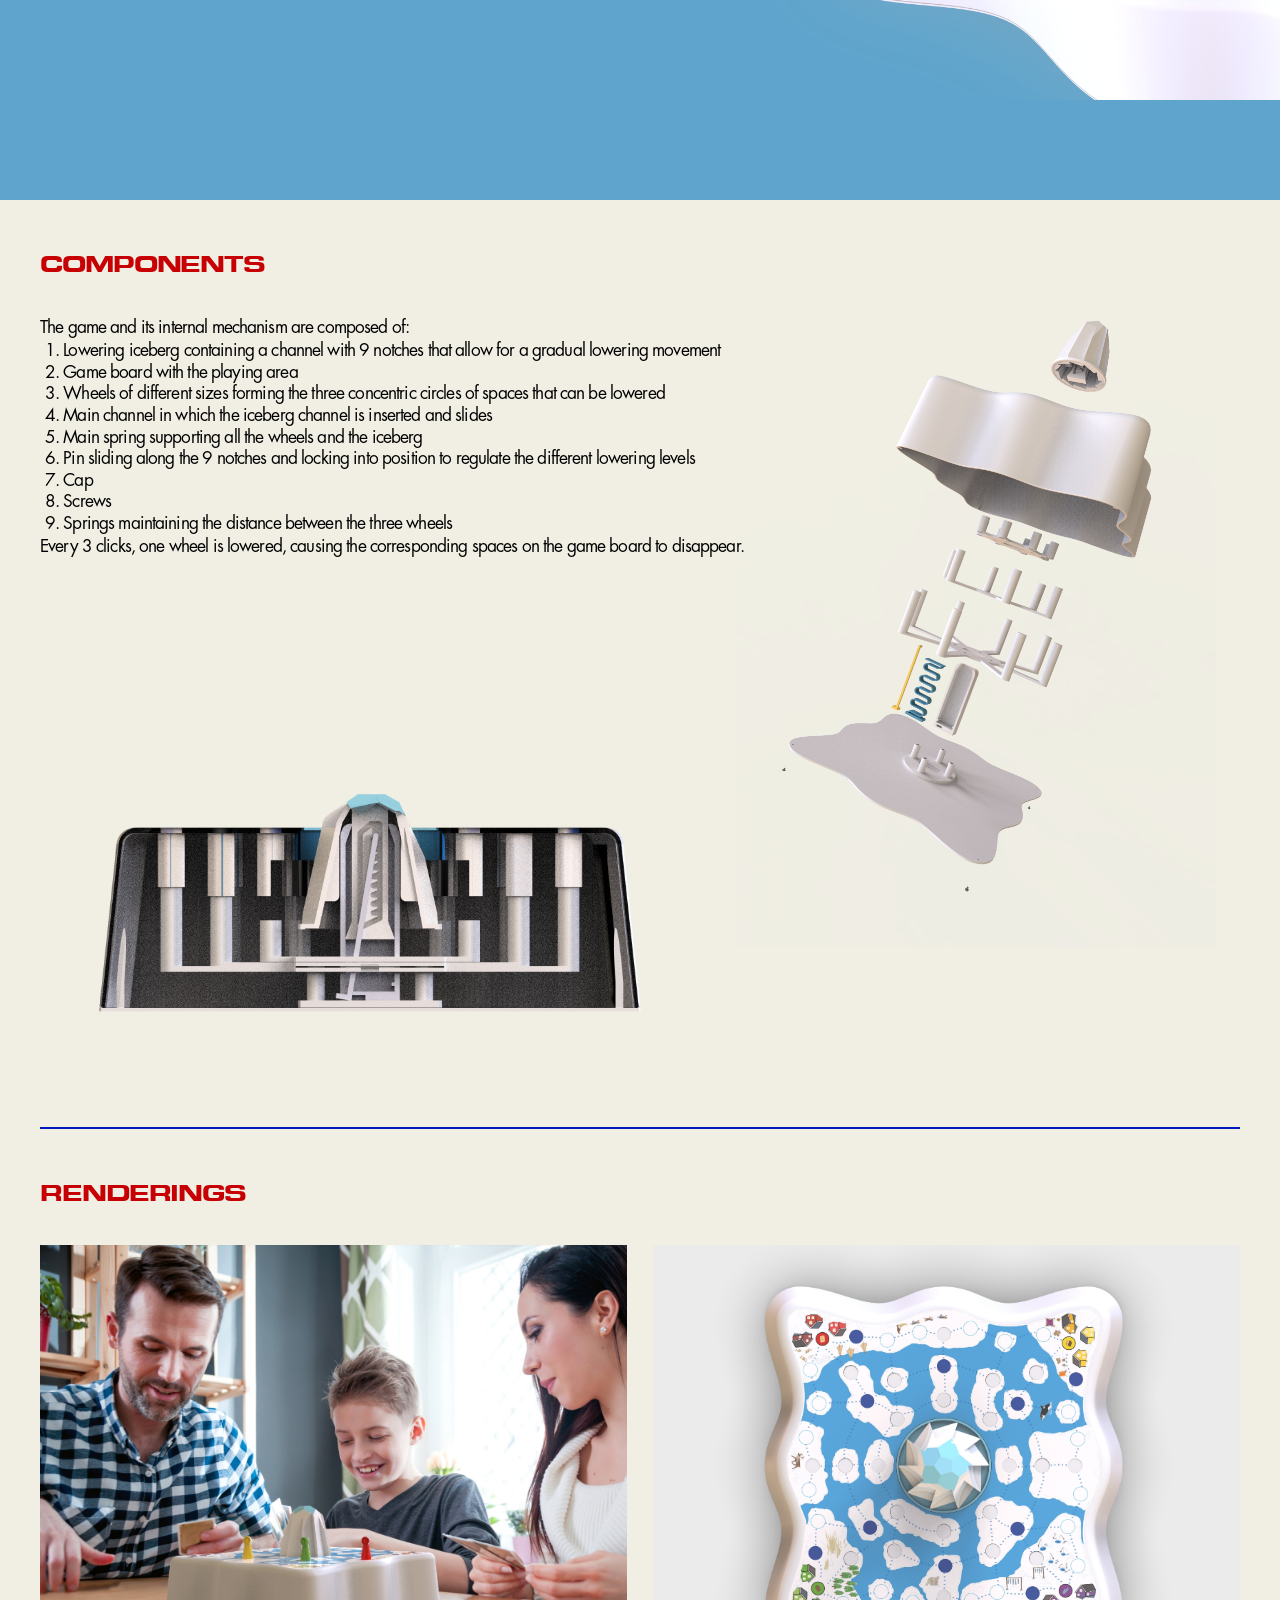
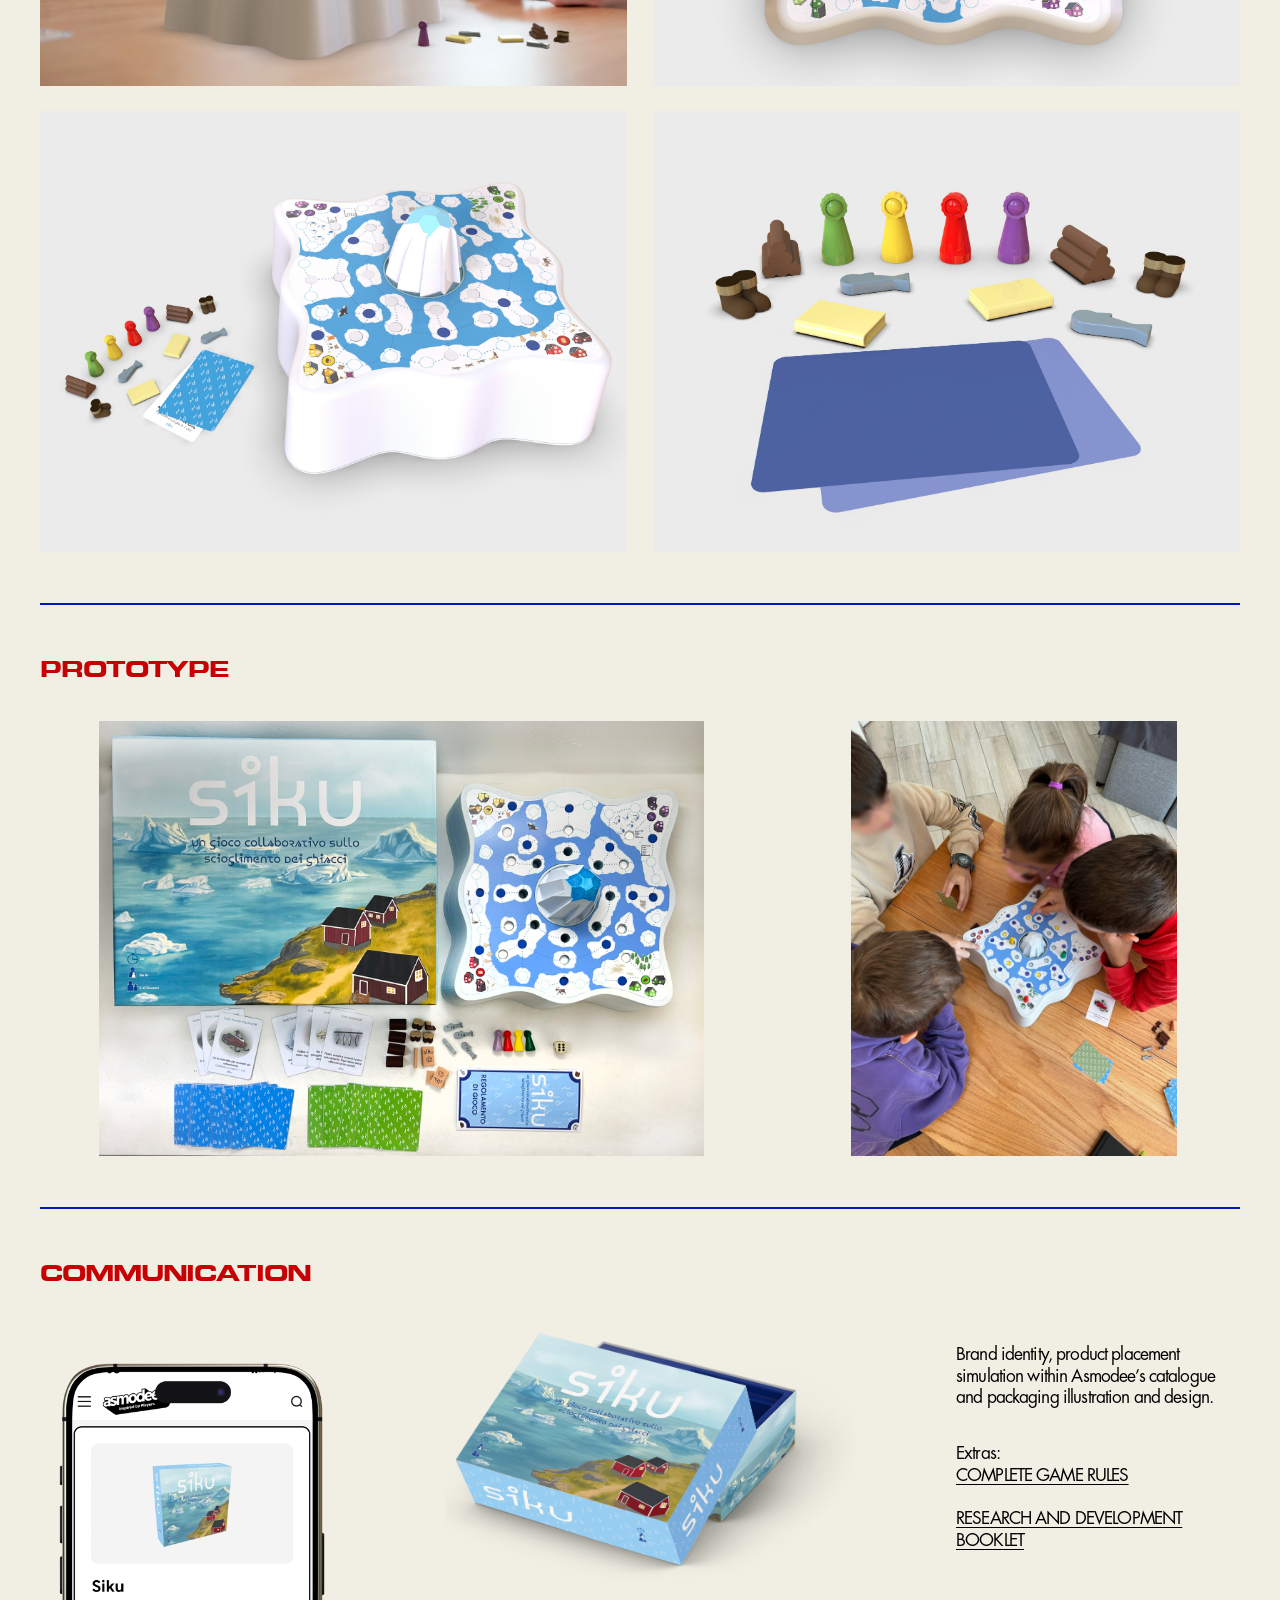
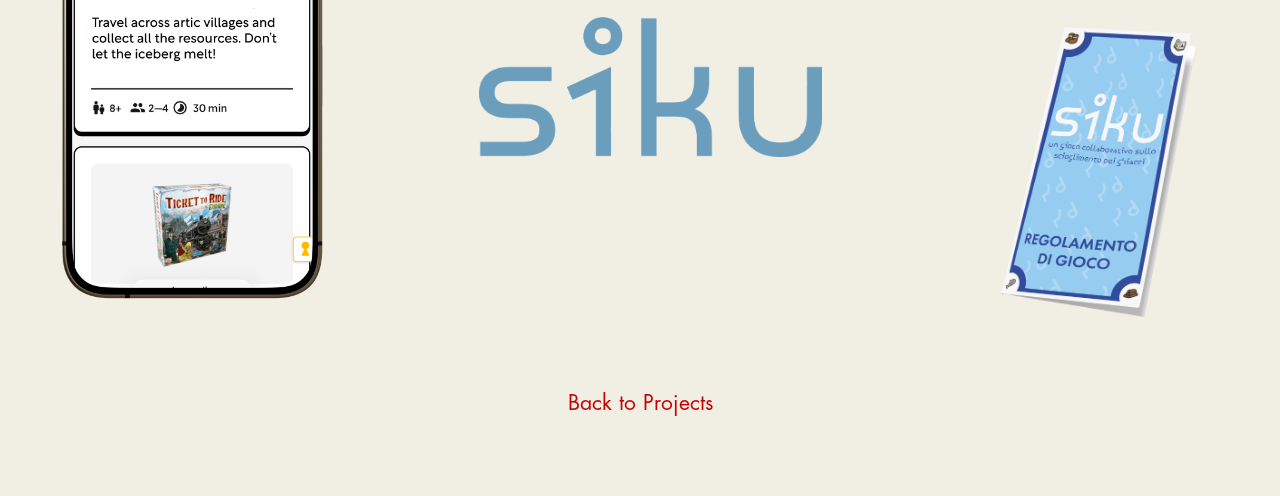
<file: siku.html>
<!DOCTYPE html>
<html lang="en">
<head>
  <meta charset="UTF-8">
  <meta name="viewport" content="width=device-width, initial-scale=1.0">
  <meta name="description" content="SIKU — collaborative board game for children.">
  <title>SIKU — Kids board game</title>
  <link rel="stylesheet" href="css/siku.css">
</head>
<body>
  <header class="project-header">
    <nav class="navbar" aria-label="Main navigation">
      <a href="index.html#home">Home</a>
      <a href="all-projects.html">Projects</a>
      <a href="index.html#about">About me</a>
    </nav>
  </header>

  <main>
    <section class="project-cover" aria-labelledby="siku-title">
      <img class="cover-product" src="images/siku/tutto%20trasp.png" alt="SIKU board game and its pieces">
      <div class="cover-content">
        <h1 id="siku-title">SIKU</h1>
        <p>KIDS BOARD GAME</p>
      </div>
    </section>

    <section class="project-intro" aria-label="Project overview">
      <div class="intro-layout">
        <div class="intro-copy">
          <p><strong>YEAR:</strong> September 2025 – June 2026<br><strong>DESIGNERS:</strong> Emma Listorto<br><strong>MY ROLE &amp; SKILLS:</strong> Concept development, 3D modelling, prototyping, product communication, technical drawings<br><strong>COURSE:</strong> Final Design Studio – Design for Kids, Third Year, Politecnico di Milano<br><strong>LECTURERS:</strong> B. Del Curto, B. Corbellini, F. Costa, M. Italia</p>
          <p class="brief"><strong>BRIEF:</strong><br>A product that helps 8–9 year olds understand the causes and consequences of climate change; particularly global warming.</p>
          <p class="description">SIKU is a board game for children aged 8 and up. Designed to playfully teach how polluting actions in everyday life impact the planet. Through an Arctic setting and an interactive iceberg that “melts” during the game, children learn to reason about the best route to take based on the environmental impact of the spaces. The goal of the game is collaborative: everyone must complete the journey around the board, returning home with resources; if they have melted too much of the ice, the game is lost.</p>
        </div>
        <img class="intro-product" src="images/siku/zoom%20uno%20sciolto%20pedine%20trasp.png" alt="Detail of the SIKU playing board">
      </div>
    </section>

    <section class="content-section components" aria-labelledby="components-title">
      <h2 id="components-title">COMPONENTS</h2>
      <div class="components-layout">
        <div class="components-copy">
          <p>The game and its internal mechanism are composed of:</p>
          <ol>
            <li>Lowering iceberg containing a channel with 9 notches that allow for a gradual lowering movement</li>
            <li>Game board with the playing area</li>
            <li>Wheels of different sizes forming the three concentric circles of spaces that can be lowered</li>
            <li>Main channel in which the iceberg channel is inserted and slides</li>
            <li>Main spring supporting all the wheels and the iceberg</li>
            <li>Pin sliding along the 9 notches and locking into position to regulate the different lowering levels</li>
            <li>Cap</li><li>Screws</li><li>Springs maintaining the distance between the three wheels</li>
          </ol>
          <p>Every 3 clicks, one wheel is lowered, causing the corresponding spaces on the game board to disappear.</p>
        </div>
        <img class="section-image mechanism" src="images/siku/tutto%20giu.png" alt="SIKU internal lowering mechanism">
        <img class="section-image exploded" src="images/siku/esploso%20trasp.png" alt="Exploded view of SIKU">
      </div>
    </section>

    <section class="content-section renderings" aria-labelledby="renderings-title">
      <h2 id="renderings-title">RENDERINGS</h2>
      <div class="renderings-grid">
        <img src="images/siku/siku%20contestualizzato.jpg" alt="SIKU in use">
        <img src="images/siku/top.jpg" alt="Top view of SIKU">
        <img src="images/siku/tutto%20con%20carte.jpg" alt="SIKU board game with cards">
        <img src="images/siku/oggetti.jpg" alt="SIKU game pieces">
      </div>
    </section>

    <section class="content-section prototype" aria-labelledby="prototype-title">
      <h2 id="prototype-title">PROTOTYPE</h2>
      <div class="prototype-grid">
        <img src="images/siku/IMG_9016.jpg" alt="SIKU prototype presentation">
        <img src="images/siku/IMG_8696.jpg" alt="Children playing SIKU">
      </div>
    </section>

    <section class="content-section communication" aria-labelledby="communication-title">
      <h2 id="communication-title">COMMUNICATION</h2>
      <div class="communication-layout">
        <img class="phone-left" src="images/siku/iphone%20siku.png" alt="SIKU website on a smartphone">
        <img class="box" src="images/siku/box%20mockuo.png" alt="SIKU packaging mockup">
        <div class="communication-copy">
          <p>Brand identity, product placement simulation within Asmodee’s catalogue and packaging illustration and design.</p>
          <p>Extras:<br><a href="https://drive.google.com/file/d/1inny_cn_5s6DB_rTGYD7390ke1YfWTCV/view?usp=drive_link">COMPLETE GAME RULES</a><br><br><a href="https://drive.google.com/file/d/1d45Pcj2jhPv6crt6LPx-_7usWhBMSHFb/view?usp=sharing">RESEARCH AND DEVELOPMENT BOOKLET</a></p>
        </div>
        <img class="logo" src="images/siku/LOGO%20SIKU%20azzurro.png" alt="SIKU logo">
        <img class="rulebook" src="images/siku/regolamemto%20mockup.png" alt="SIKU rules mockup">
      </div>
    </section>
  </main>
  <footer class="back-to-projects"><a href="all-projects.html">Back to Projects</a></footer>
</body>
</html>
</file>
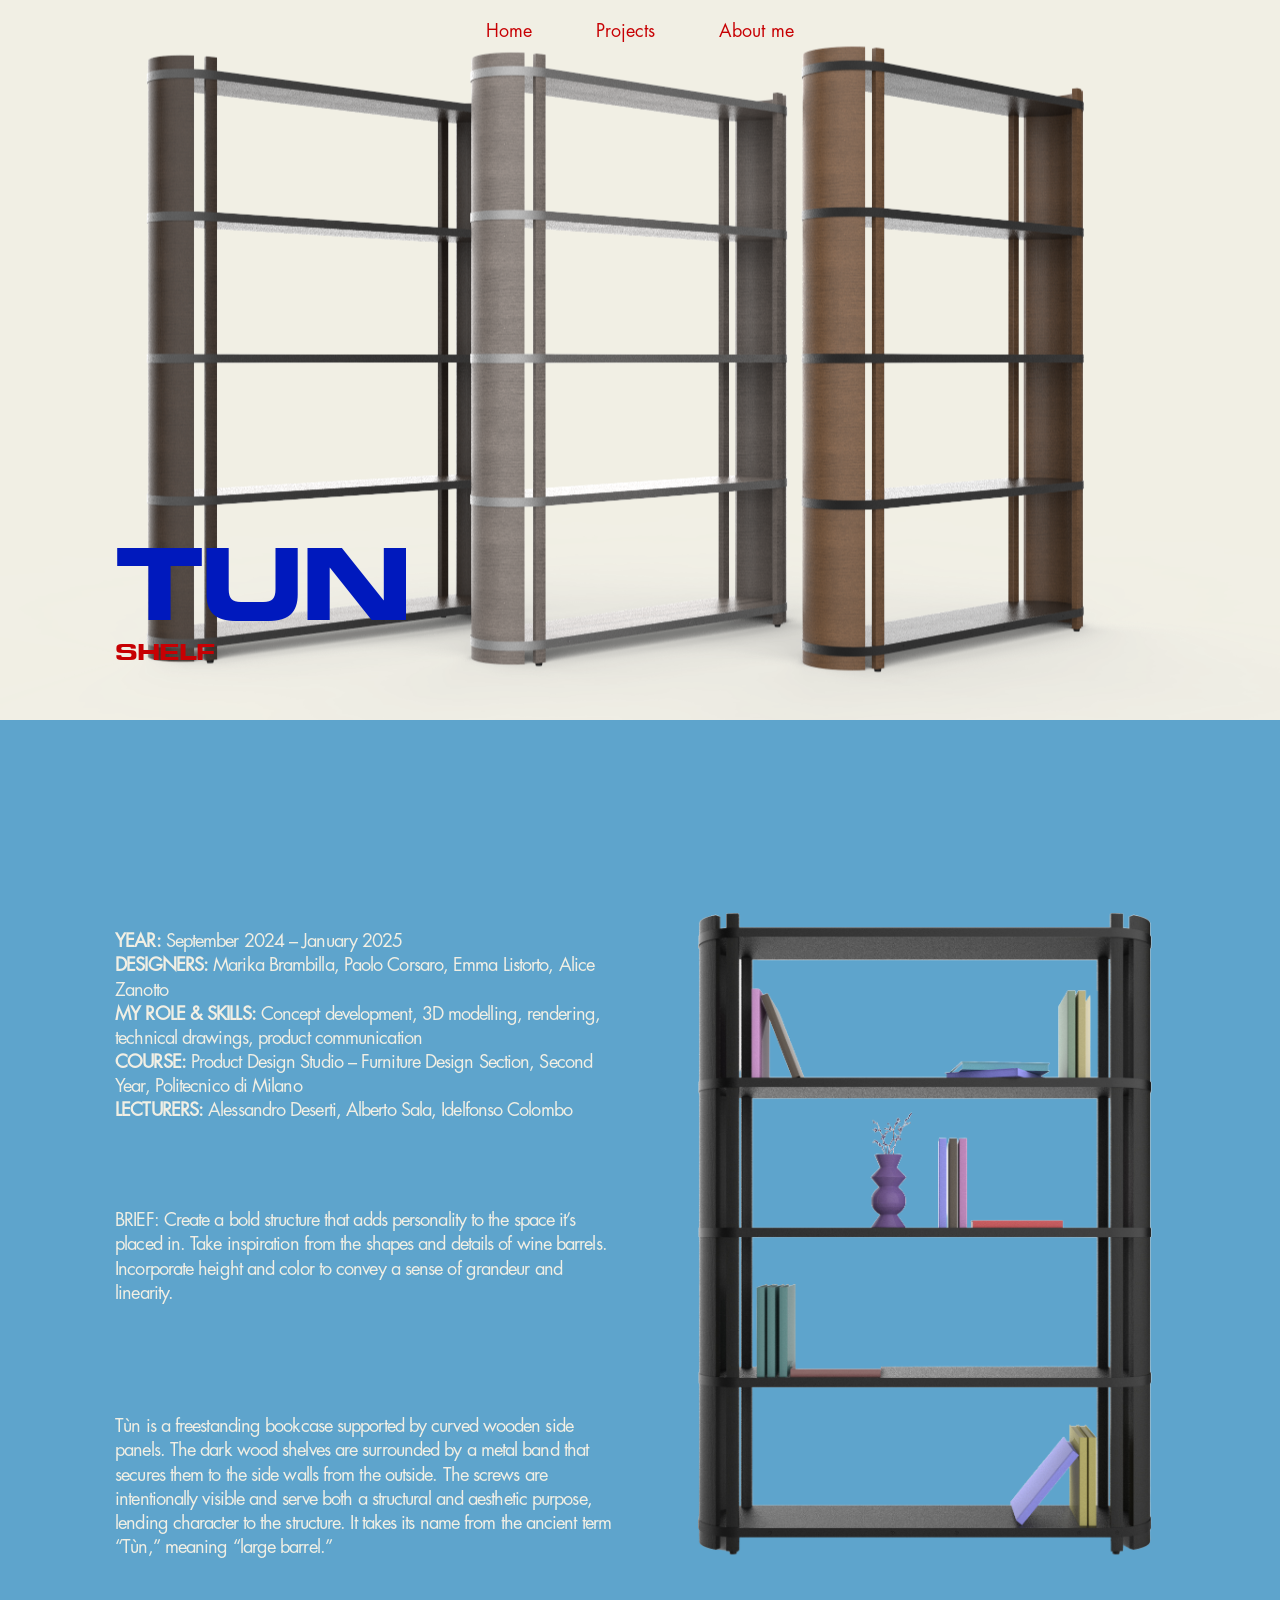
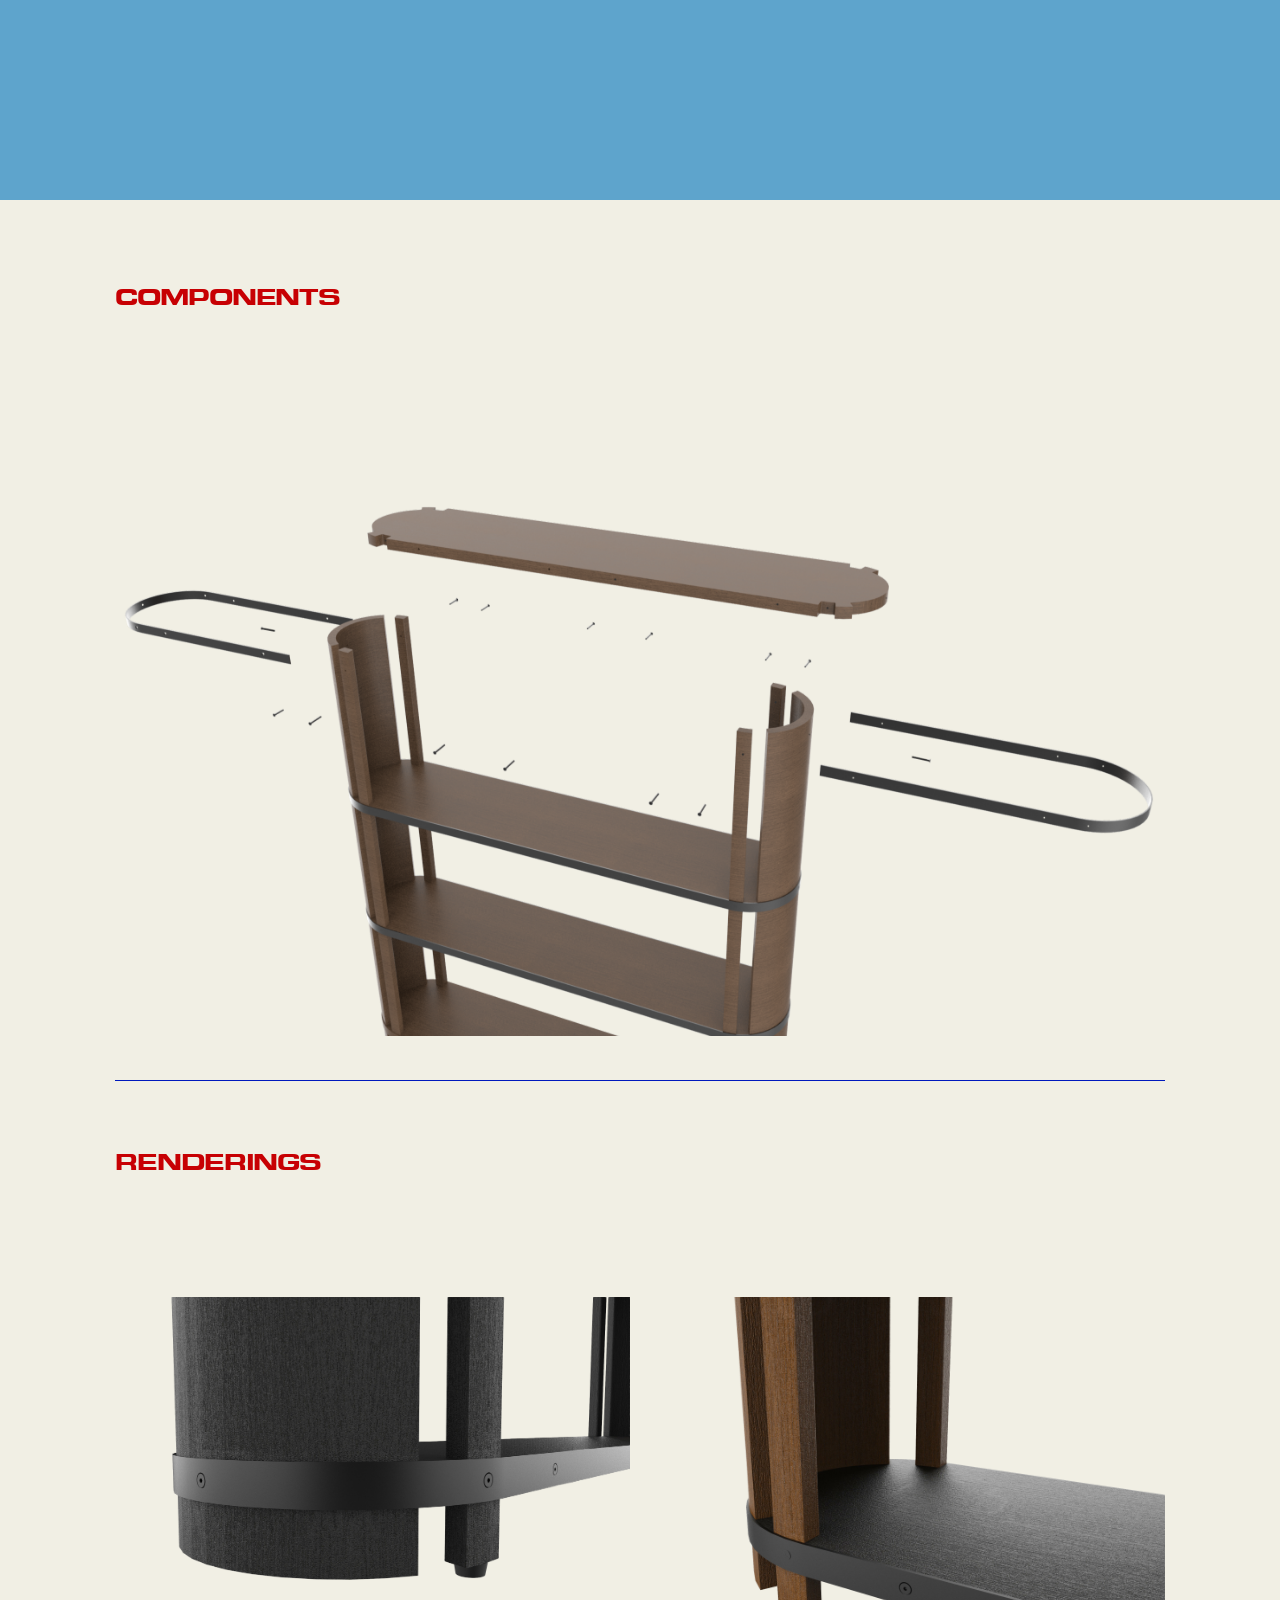
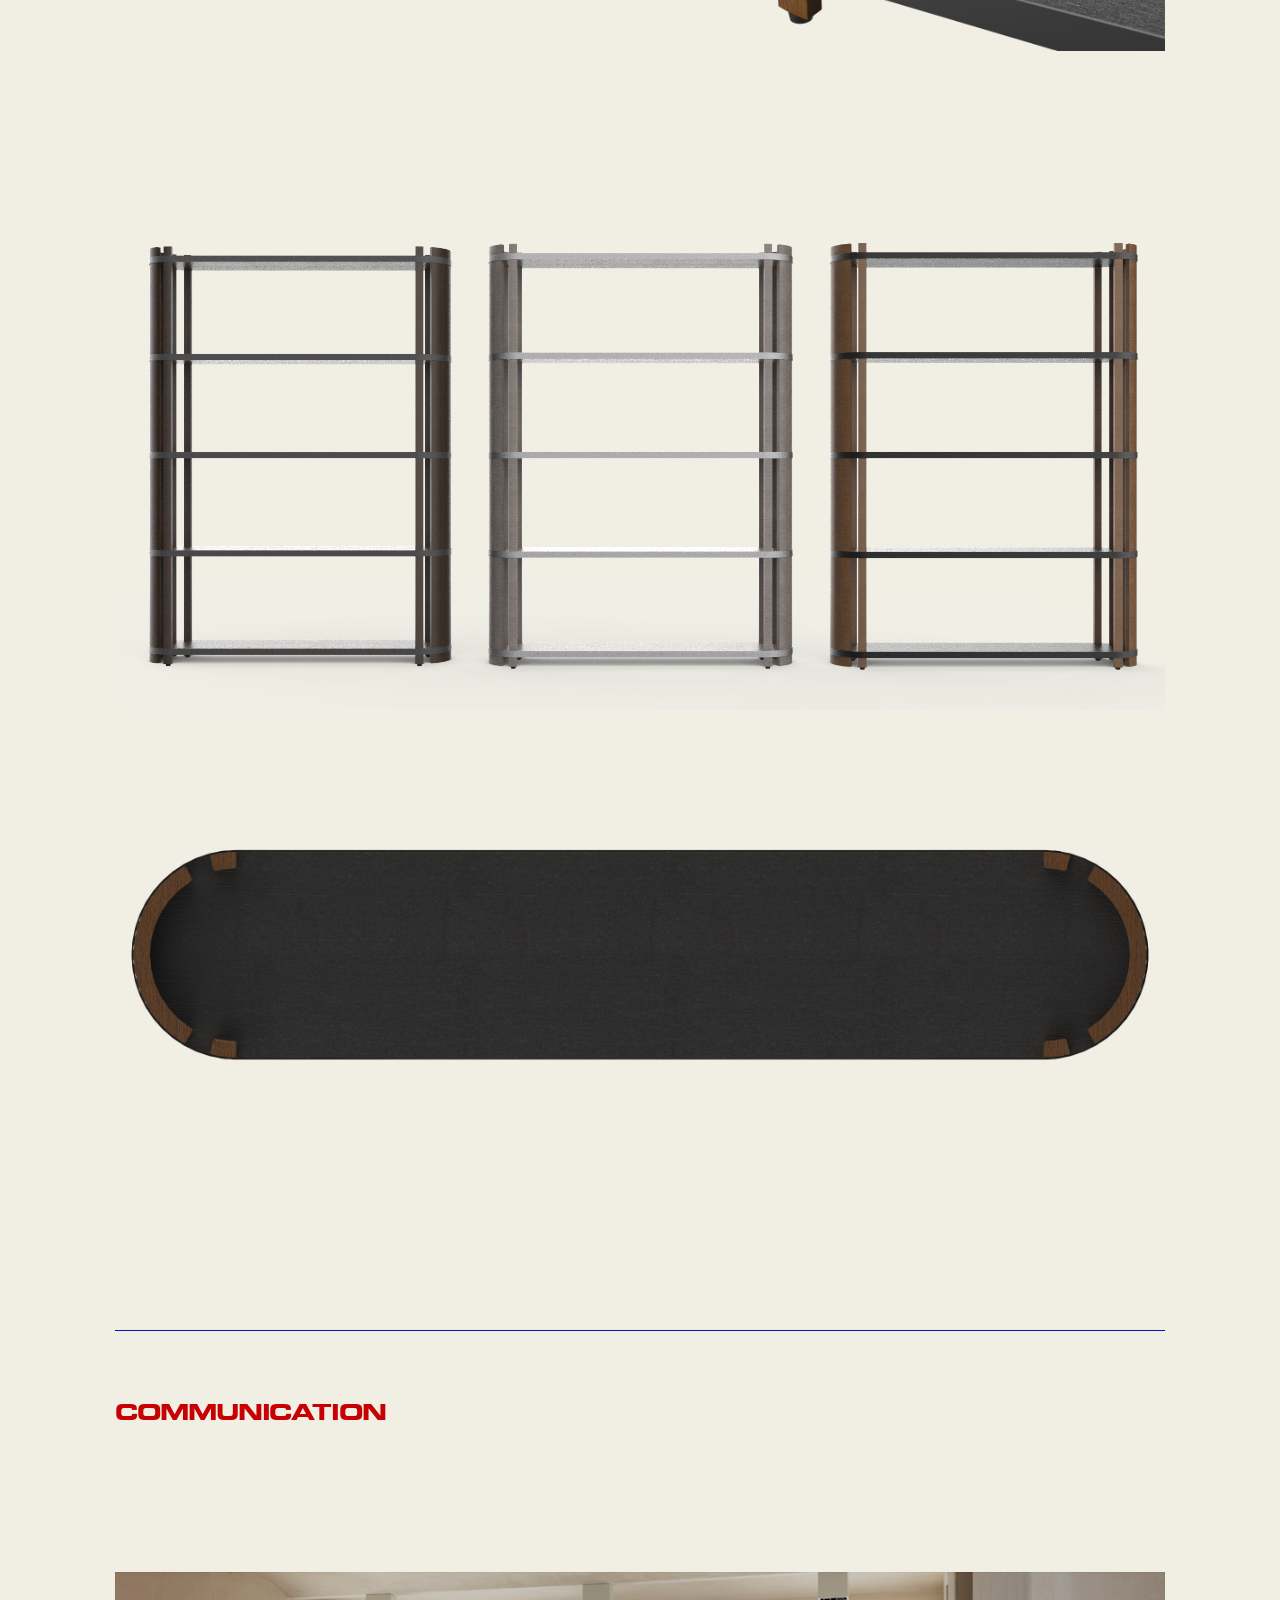
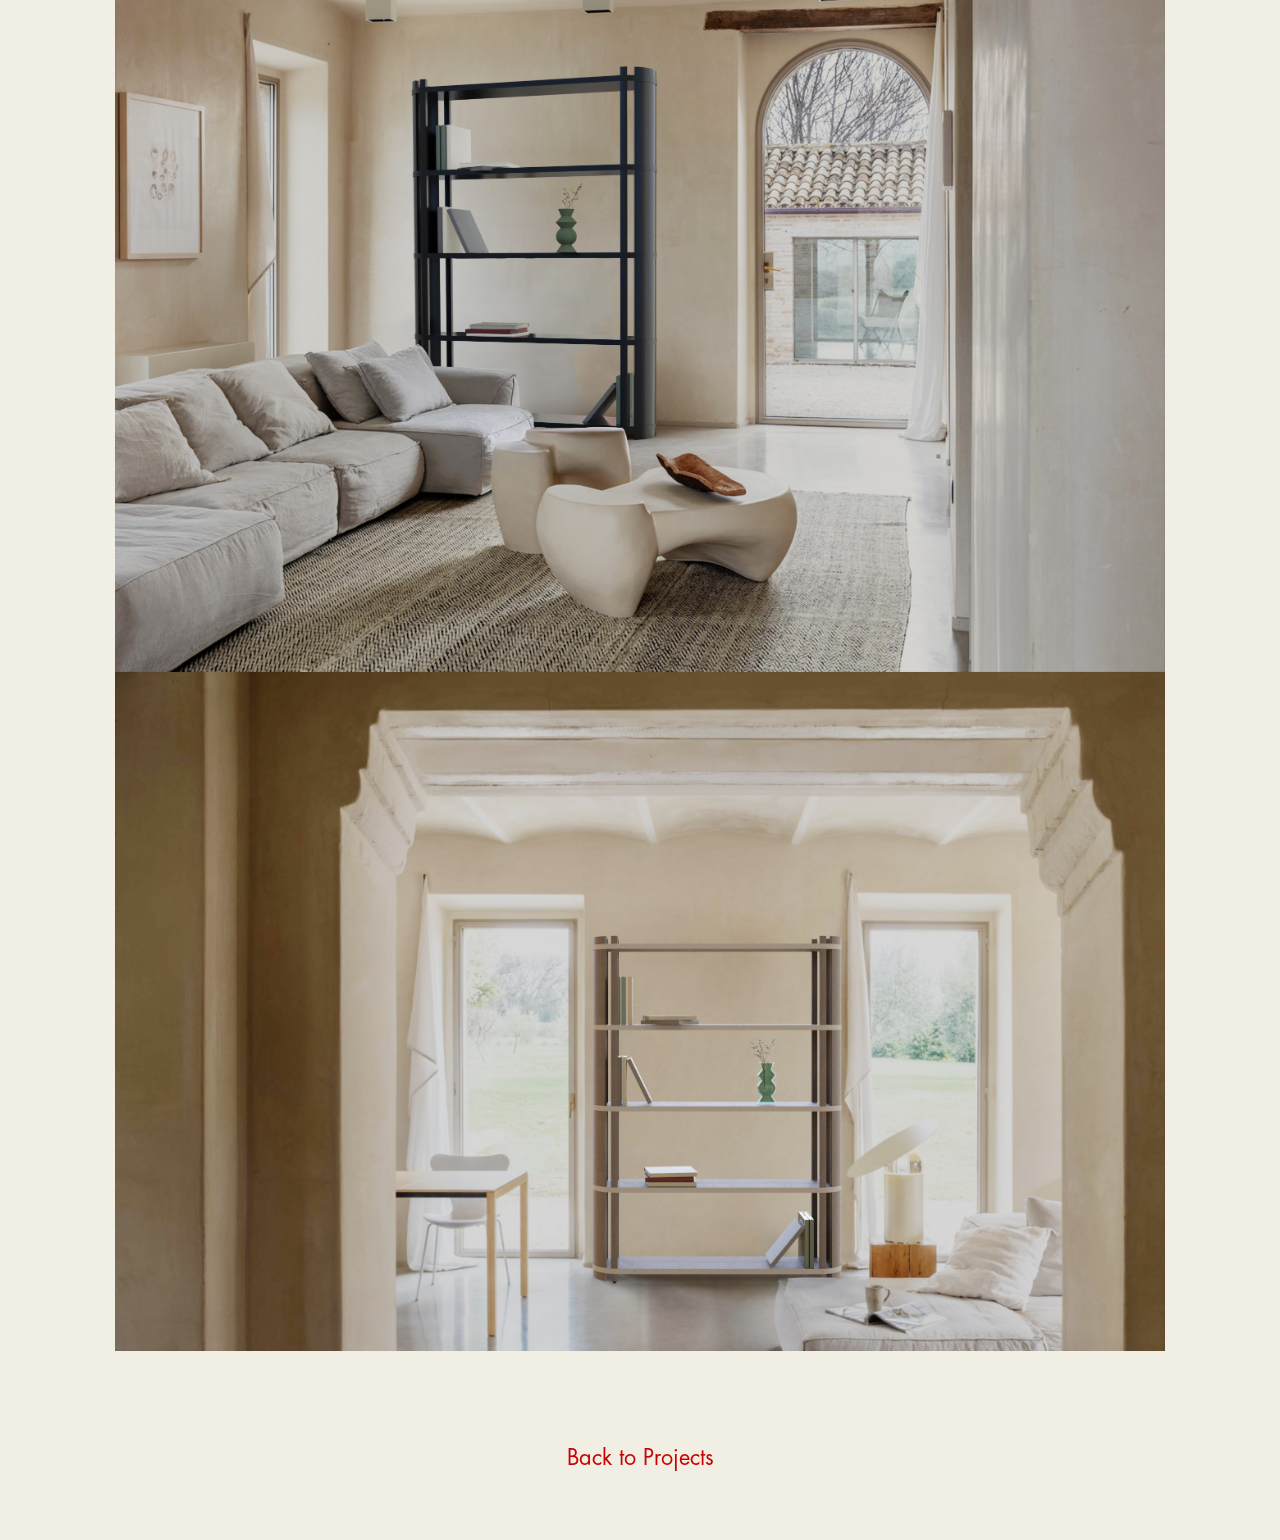
<file: tun.html>
<!DOCTYPE html>

<html lang="en">

<head>

<meta charset="UTF-8">

<meta
    name="viewport"
    content="width=device-width, initial-scale=1.0"
>

<title>TÙN — Bookcase</title>

<meta
    name="description"
    content="PORTFOLIO - Emma Listorto"
>

<link
    rel="stylesheet"
    href="css/tun.css"
>

</head>

<body>

<!-- =====================================================
     NAVIGATION
     ===================================================== -->

<header class="project-header">

    <nav
        class="navbar"
        aria-label="Main navigation"
    >

        <a href="index.html#home">
            Home
        </a>

        <a href="all-projects.html">
            Projects
        </a>

        <a href="about.html">
            About me
        </a>

    </nav>

</header>


<main>

    <!-- =================================================
         COVER
         ================================================= -->

    <section class="project-cover">

        <div class="cover-image">
            <img src="images/tun/colori.png" alt="Tùn bookcase colour variations">
        </div>

        <div class="cover-content">

            <h1>
                TUN
            </h1>

            <h2>
                SHELF
            </h2>

        </div>

    </section>


    <!-- =================================================
         INTRODUCTION
         ================================================= -->

    <section class="project-intro">

        <div class="project-intro-content">

            <div class="project-details">

                <p>
                    <strong>YEAR:</strong> September 2024 – January 2025<br>
                    <strong>DESIGNERS:</strong> Marika Brambilla, Paolo Corsaro,
                    Emma Listorto, Alice Zanotto<br>
                    <strong>MY ROLE &amp; SKILLS:</strong> Concept development,
                    3D modelling, rendering, technical drawings, product communication<br>
                    <strong>COURSE:</strong> Product Design Studio – Furniture Design Section,
                    Second Year, Politecnico di Milano<br>
                    <strong>LECTURERS:</strong> Alessandro Deserti, Alberto Sala,
                    Idelfonso Colombo
                </p>

            </div>


            <div class="intro-render">

                <img
                    src="images/tun/tun_libri.png"
                    alt="Tùn black bookcase"
                >

            </div>


            <div class="brief">

                <p>
                    <span>BRIEF:</span> Create a bold structure that adds personality
                    to the space it’s placed in. Take inspiration from the shapes and
                    details of wine barrels. Incorporate height and color to convey a
                    sense of grandeur and linearity.
                </p>

            </div>


            <div class="project-description">

                <p>
                    Tùn is a freestanding bookcase supported by curved wooden side
                    panels. The dark wood shelves are surrounded by a metal band that
                    secures them to the side walls from the outside. The screws are
                    intentionally visible and serve both a structural and aesthetic
                    purpose, lending character to the structure. It takes its name from
                    the ancient term “Tùn,” meaning “large barrel.”
                </p>

            </div>

        </div>

    </section>


    <!-- =================================================
         COMPONENTS
         ================================================= -->

    <section class="components-section">

        <div class="section-heading">
            COMPONENTS
        </div>


        <div class="components-content">

            <div class="exploded-view">

                <img
                    src="images/tun/esploso_tun.png"
                    alt="Exploded view of Tùn bookcase"
                >

            </div>

        </div>

    </section>


    <!-- =================================================
         RENDERINGS
         ================================================= -->

    <section class="renderings-section">

        <div class="section-heading">
            RENDERINGS
        </div>


        <div class="renderings-content">

            <div class="render-detail">

                <img
                    src="images/tun/nera_dettaglio.png"
                    alt="Detail of the visible screws and metal band on Tùn"
                >

            </div>


            <div class="render-main">

                <img
                    src="images/tun/marrone_dettaglio.png"
                    alt="Tùn bookcase in brown"
                >

            </div>


            <div class="render-colours">

                <img
                    src="images/tun/colori_fila.png"
                    alt="Tùn bookcase in three colour variations"
                >

            </div>


            <div class="render-top">

                <img
                    src="images/tun/Libreria top.png"
                    alt="Top view detail of Tùn bookcase"
                >

            </div>

        </div>

    </section>


    <!-- =================================================
         COMMUNICATION
         ================================================= -->

<section class="communication-section"> 
<div class="section-heading"> 
COMMUNICATION 
</div> 

<div class="communication-content"> 
<div class="communication-colours"> 
<img src="images/tun/colori.png" alt="Tùn bookcase in three colour variations" > 
</div> 

<div class="communication-products"> 
<div class="communication-product"> <img src="images/tun/nera_mogg.jpg" alt="Tùn black bookcase presentation" > 
</div> 

<div class="communication-product"> <img src="images/tun/bianca_mogg.jpg" alt="Tùn white bookcase presentation" > 
</div> 

</div> 

</div> 

</section>


    <!-- =================================================
         BACK TO PROJECTS
         ================================================= -->

    <div class="back-to-projects">

        <a href="all-projects.html">
            Back to Projects
        </a>

    </div>

</main>

</body>

</html>
</file>
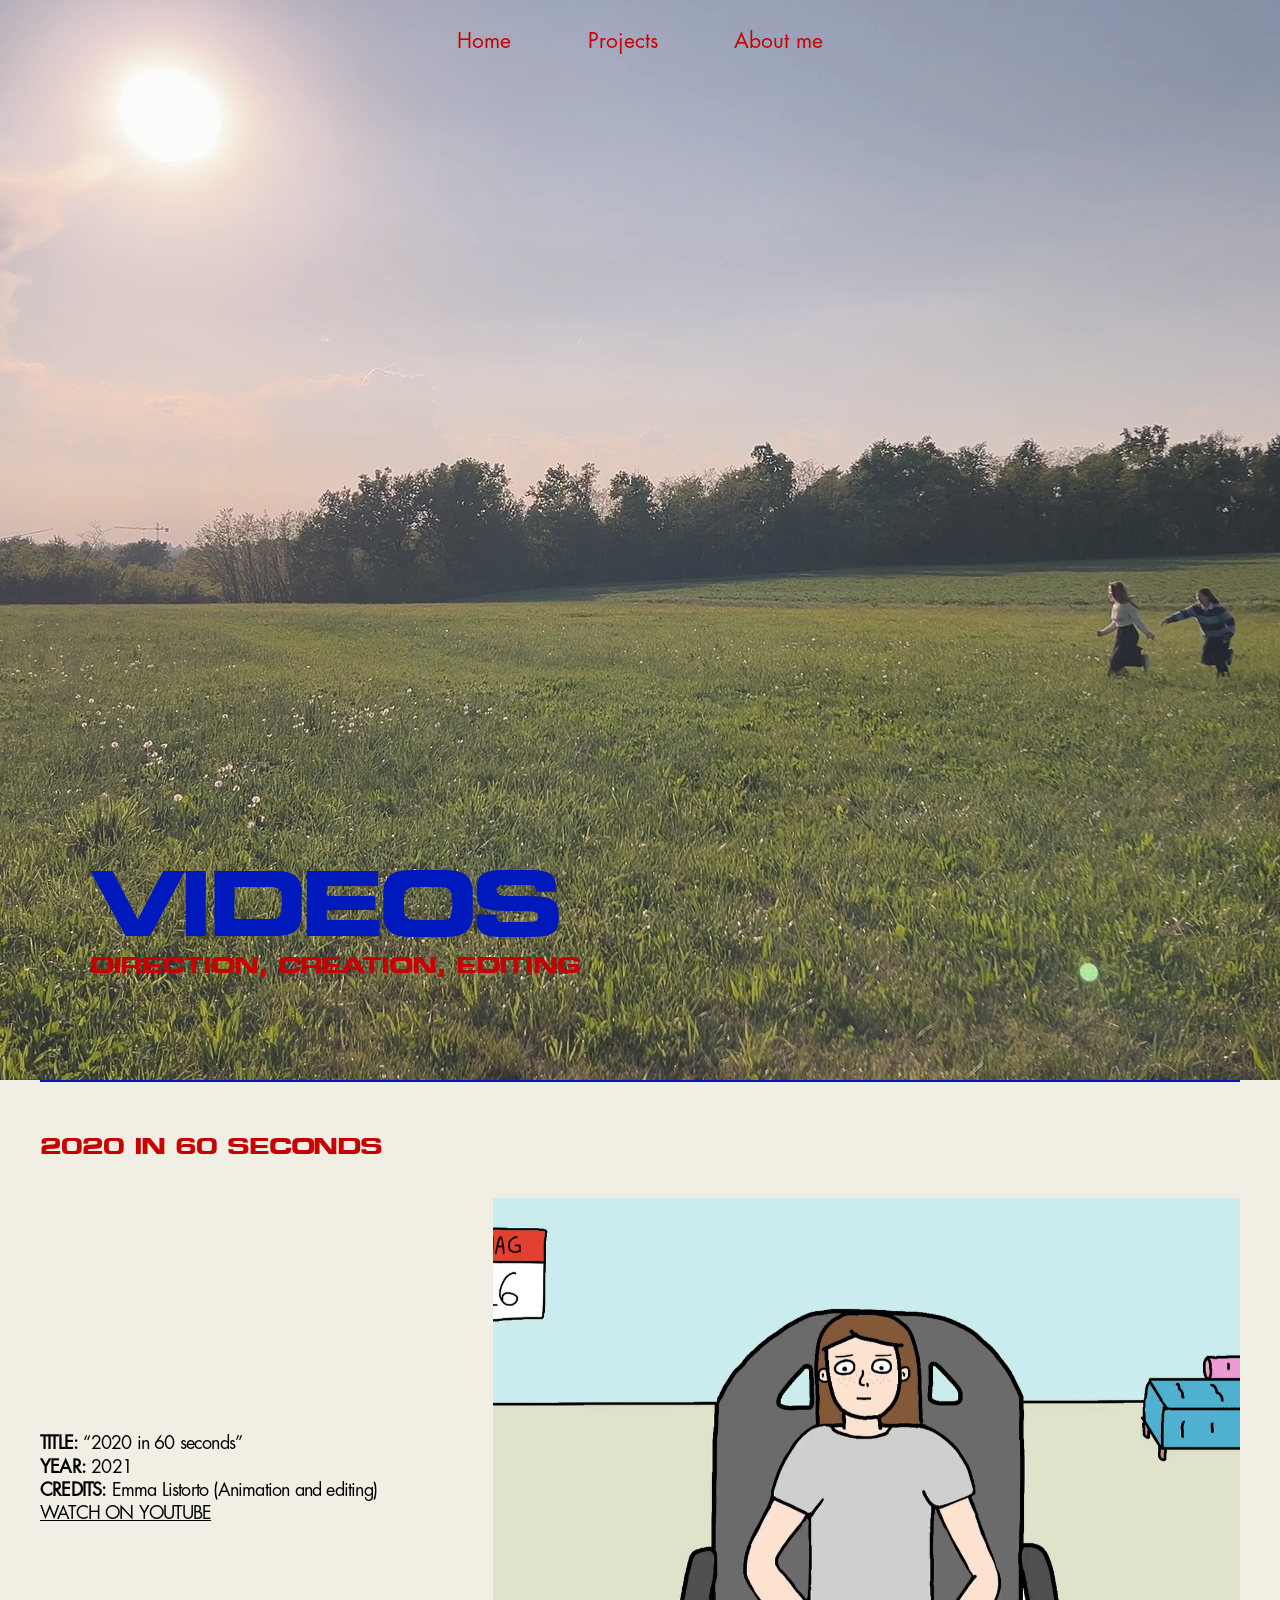
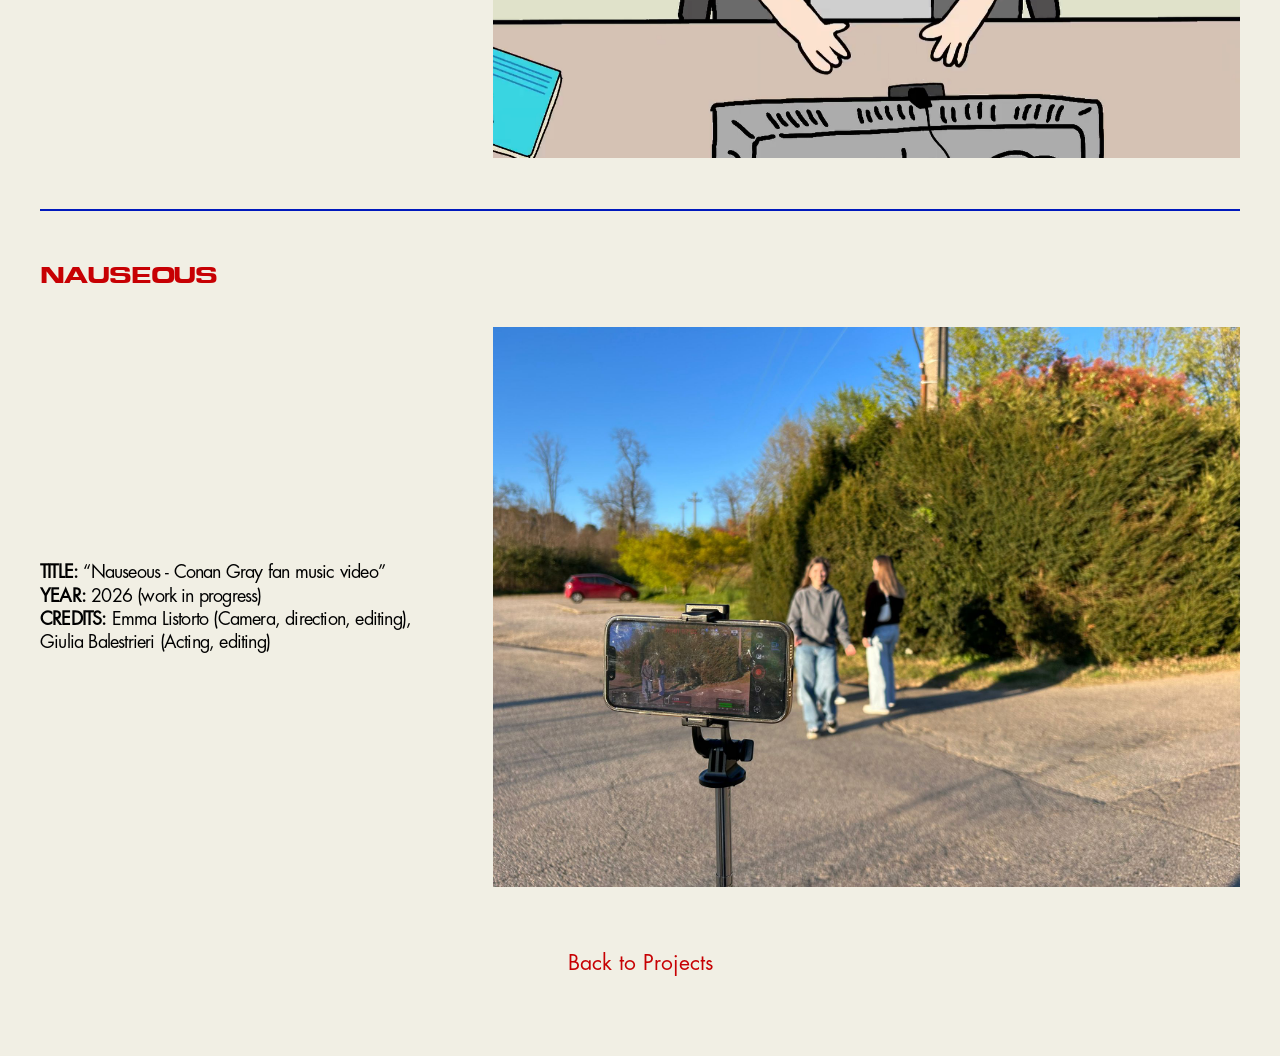
<file: videos.html>
<!doctype html><html lang="en"><head><meta charset="utf-8"><meta name="viewport" content="width=device-width,initial-scale=1"><title>Videos — Direction, creation, editing</title><link rel="stylesheet" href="css/videos.css"></head><body class="videos"><header class="project-header"><nav class="navbar"><a href="index.html#home">Home</a><a href="all-projects.html">Projects</a><a href="index.html#about">About me</a></nav></header><main><section class="cover"><img src="images/videos/videos.png" alt="Video still"><div class="cover-copy"><h1>VIDEOS</h1><p>DIRECTION, CREATION, EDITING</p></div></section><section class="section"><h2>2020 IN 60 SECONDS</h2><div class="feature"><div class="feature-copy"><p><strong>TITLE:</strong> “2020 in 60 seconds”<br><strong>YEAR:</strong> 2021<br><strong>CREDITS:</strong> Emma Listorto (Animation and editing)</p><p><a href="https://youtu.be/GMt9C_I7FOM?si=HxDFXxN5GCBEMuhl" target="_blank" rel="noopener">WATCH ON YOUTUBE</a></p></div><img src="images/videos/2020.png" alt="2020 in 60 seconds preview"></div></section><section class="section"><h2>NAUSEOUS</h2><div class="feature"><div class="feature-copy"><p><strong>TITLE:</strong> “Nauseous - Conan Gray fan music video”<br><strong>YEAR:</strong> 2026 (work in progress)<br><strong>CREDITS:</strong> Emma Listorto (Camera, direction, editing), Giulia Balestrieri (Acting, editing)</p></div><img src="images/videos/nauseous.jpeg" alt="Nauseous video preview"></div></section></main><footer class="back"><a href="all-projects.html">Back to Projects</a></footer></body></html>
</file>
<file: css/style.css>
/* =========================================================
   LAPDI DESIGNS — RESPONSIVE PORTFOLIO
   ========================================================= */


/* =========================================================
   FONTS
   ========================================================= */

@font-face {
    font-family: "Eurostile Extended";
    src: url("fonts/EurostileExtendedBlack.ttf") format("truetype");
    font-weight: 900;
    font-style: normal;
}

@font-face {
    font-family: "Futura Book";
    src: url("fonts/FuturaBook.otf") format("opentype");
    font-weight: 400;
    font-style: normal;
}


/* =========================================================
   VARIABLES
   ========================================================= */

:root {
    --cream: #f1efe4;
    --red: #c70003;
    --blue: #5ea4cc;
    --dark-blue: #0019bd;
    --card: #d9d9d9;
    --text: #000;

    --display-font: "Eurostile Extended", sans-serif;
    --body-font: "Futura Book", sans-serif;
}


/* =========================================================
   RESET
   ========================================================= */

*,
*::before,
*::after {
    box-sizing: border-box;
}

html {
    scroll-behavior: smooth;
}

body {
    margin: 0;

    background: var(--cream);
    color: var(--text);

    font-family: var(--body-font);

    overflow-x: hidden;
}

a {
    color: inherit;
    text-decoration: none;
}

img {
    display: block;
    max-width: 100%;
}


/* =========================================================
   HERO
   ========================================================= */

.hero {
    position: relative;

    width: 100%;
    height: min(61vw, 780px);
    min-height: 380px;

    background-image: url("../images/v1_3.jpg");
    background-size: cover;
    background-position: center 42%;
    background-repeat: no-repeat;

    overflow: hidden;
}


/* =========================================================
   NAVIGATION
   ========================================================= */

.navbar {
    position: absolute;
    z-index: 10;

    top: 22px;
    left: 50%;

    transform: translateX(-50%);

    display: flex;

    justify-content: center;
    align-items: center;

    gap: clamp(28px, 5vw, 80px);

    width: max-content;
}

.navbar a {
    color: var(--cream);

    font-size: clamp(14px, 1.4vw, 24px);

    line-height: 1;

    white-space: nowrap;

    transition: opacity 0.2s ease;
}

.navbar a:hover,
.navbar a:focus-visible {
    opacity: 0.65;
}


/* =========================================================
   HERO TITLE
   ========================================================= */

.hero-title {
    position: absolute;
    z-index: 5;

    left: 0;
    right: 0;
    bottom: 5%;

    width: 100%;

    margin: 0;

    padding: 0 15px;

    color: var(--cream);

    font-family: var(--display-font);

    /* MODIFICATO: dimensione realmente fluida */
    font-size: min(8.5vw, 210px);

    line-height: 0.85;

    letter-spacing: -0.055em;

    text-align: center;

    white-space: nowrap;

    overflow: visible;
}


/* =========================================================
   COMMON SECTIONS
   ========================================================= */

.section-cream {
    background: var(--cream);
}

.section-blue {
    background: var(--blue);
}


/* =========================================================
   ABOUT
   ========================================================= */

.about {
    position: relative;

    height: clamp(600px, 48vw, 850px);

    padding:
        clamp(45px, 5vw, 80px)
        clamp(28px, 8vw, 150px)
        0;

    overflow: hidden;
}


/* ---------- ABOUT INNER ---------- */

.about-inner {
    position: relative;

    width: min(1500px, 100%);
    height: 100%;

    margin: 0 auto;

    display: grid;

    grid-template-columns:
        minmax(300px, 0.9fr)
        minmax(400px, 1.1fr);

    column-gap: clamp(45px, 7vw, 120px);
}


/* ---------- ABOUT IMAGE ---------- */

.about-image-wrap {
    position: relative;

    height: 100%;

    display: flex;

    justify-content: center;
    align-items: flex-end;
}

.about-image {
    width: min(100%, 560px);

    height: auto;

    object-fit: contain;

    object-position: bottom center;

    align-self: flex-end;
}


/* ---------- ABOUT CONTENT ---------- */

.about-content {
    width: 100%;
    max-width: 850px;

    align-self: center;

    container-type: inline-size;
}


/* ---------- NAME ---------- */

.about-name {
    width: 100%;
    max-width: 850px;

    margin: 0;

    color: var(--red);

    font-family: var(--display-font);

    font-size: clamp(42px, 14.5cqw, 123px);

    line-height: 0.9;

    letter-spacing: -0.04em;

    text-align: left;

    white-space: nowrap;
}


/* ---------- META ---------- */

.about-meta {
    display: flex;

    flex-direction: row;

    justify-content: space-between;
    align-items: center;

    width: 100%;

    gap: clamp(10px, 2vw, 30px);

    margin:
        clamp(25px, 2.5vw, 40px)
        0;

    font-family: var(--display-font);

    font-size: clamp(10px, 1.35vw, 27px);

    line-height: 1;

    white-space: nowrap;
}

.about-role {
    color: var(--dark-blue);

    white-space: nowrap;
}

.about-location {
    color: var(--blue);

    text-align: right;

    white-space: nowrap;
}


/* ---------- DESCRIPTION ---------- */

.about-description {
    width: 100%;
    max-width: 850px;

    margin: 0;

    color: var(--text);

    font-family: var(--body-font);

    font-size: clamp(17px, 1.55vw, 30px);

    line-height: 1.35;
}


/* =========================================================
   PROJECTS
   ========================================================= */

.projects {
    position: relative;

    z-index: 1;

    padding:
        clamp(60px, 6vw, 105px)
        clamp(28px, 8vw, 150px)
        clamp(70px, 6vw, 110px);

    overflow: visible;
}


/* =========================================================
   PROJECTS HEADING
   ========================================================= */

.projects-heading {
    position: relative;

    width: fit-content;

    max-width: 100%;

    margin:
        0 auto
        clamp(55px, 5vw, 95px);

    display: flex;

    justify-content: center;

    align-items: flex-end;

    gap: clamp(2px, 0.45vw, 8px);

    overflow: visible;
}


/* =========================================================
   PROJECTS TITLE
   ========================================================= */

.projects-heading h2 {
    flex: 0 1 auto;

    min-width: 0;

    margin: 0;

    color: var(--cream);

    font-family: var(--display-font);

    /* MODIFICATO: leggermente più piccolo per garantire
       che gatto + PROJECTS rimangano sempre nel viewport */
    font-size: min(8vw, 180px);

    line-height: 0.9;

    letter-spacing: -0.055em;

    text-align: center;

    white-space: nowrap;

    overflow: visible;
}


/* =========================================================
   PROJECTS CAT
   ========================================================= */

.projects-cat {
    position: relative;

    width: clamp(70px, 8vw, 135px);

    height: auto;

    flex: 0 1 auto;

    flex-shrink: 0;

    transform: translateY(2%);
}


/* =========================================================
   PROJECT GRID — HOME
   ========================================================= */

.projects-grid {
    width: min(1500px, 100%);

    margin: 0 auto;

    display: grid;

    grid-template-columns:
        repeat(4, minmax(0, 1fr));

    gap: clamp(20px, 3vw, 45px);
}


/* =========================================================
   PROJECT CARD
   ========================================================= */

.project-card {
    display: block;

    width: 100%;

    aspect-ratio: 1 / 1;

    background: var(--card);

    border-radius: clamp(16px, 1.7vw, 30px);

    overflow: hidden;

    transition:
        transform 0.25s ease,
        opacity 0.25s ease;
}

.project-card:hover,
.project-card:focus-visible {
    transform: translateY(-8px);

    opacity: 0.9;
}


/* ---------- PROJECT IMAGE ---------- */

.project-card-image {
    background-position: center;

    background-size: cover;

    background-repeat: no-repeat;
}


/* =========================================================
   SEE ALL PROJECTS
   ========================================================= */

.all-projects-link {
    display: block;

    width: fit-content;

    margin:
        clamp(35px, 4vw, 55px)
        auto
        0;

    color: var(--dark-blue);

    font-family: var(--body-font);

    font-size: clamp(14px, 1.5vw, 26px);

    line-height: 1;

    text-align: center;

    white-space: nowrap;

    transition: opacity 0.2s ease;
}

.all-projects-link:hover,
.all-projects-link:focus-visible {
    opacity: 0.65;
}


/* =========================================================
   CONTACTS
   ========================================================= */

.contacts {
    position: relative;

    z-index: 2;

    min-height: clamp(470px, 40vw, 760px);

    padding:
        clamp(80px, 7vw, 140px)
        clamp(28px, 8vw, 150px)
        25px;

    overflow: visible;

    display: flex;

    flex-direction: column;
}


/* ---------- CONTACT INNER ---------- */

.contacts-inner {
    position: relative;

    width: min(1500px, 100%);

    flex: 1;

    min-height: 0;

    margin: 0 auto;

    display: flex;

    flex-direction: column;
}


/* ---------- CONTACT MAIN ---------- */

.contacts-main {
    position: relative;

    z-index: 3;
}


/* ---------- INTRO ---------- */

.contact-intro {
    margin:
        0
        0
        clamp(28px, 3vw, 50px);

    font-size: clamp(18px, 2vw, 40px);

    line-height: 1.1;

    white-space: nowrap;
}


/* =========================================================
   EMAIL
   ========================================================= */

.email {
    display: inline-block;

    color: var(--red);

    font-size: clamp(35px, 5vw, 96px);

    line-height: 1;

    transition: opacity 0.2s ease;

    white-space: nowrap;

    overflow: visible;
}

.email:hover,
.email:focus-visible {
    opacity: 0.65;
}


/* =========================================================
   CONTACT CAT
   ========================================================= */

.contacts-cat {
    position: absolute;

    z-index: 10;

    width: clamp(130px, 14vw, 270px);

    height: auto;

    right: 0;

    top: 0;
}


/* =========================================================
   CONTACT LINKS
   ========================================================= */

.contact-links {
    position: relative;

    z-index: 3;

    margin-top: auto;

    padding: 0;

    display: flex;

    flex-direction: row;

    justify-content: space-between;

    align-items: flex-end;

    width: 100%;

    gap: clamp(10px, 3vw, 40px);

    font-size: clamp(16px, 1.65vw, 32px);

    line-height: 1;

    white-space: nowrap;
}

.contact-links a {
    display: block;

    flex: 0 1 auto;

    min-width: 0;

    white-space: nowrap;
}

.contact-links a:nth-child(1) {
    text-align: left;
}

.contact-links a:nth-child(2) {
    text-align: center;
}

.contact-links a:nth-child(3) {
    text-align: right;
}

.contact-links a:hover,
.contact-links a:focus-visible {
    text-decoration: underline;
}


/* =========================================================
   TABLET
   ========================================================= */

@media (max-width: 900px) {

    /* ---------- HERO ---------- */

    .hero {
        height: 62vw;

        min-height: 340px;

        background-position: center 42%;
    }

    .hero-title {
        /* MODIFICATO */
        font-size: min(8.5vw, 150px);

        padding-left: 15px;
        padding-right: 15px;
    }


    /* ---------- ABOUT ---------- */

    .about {
        height: clamp(520px, 58vw, 700px);

        padding-top: 55px;
    }

    .about-inner {
        grid-template-columns:
            minmax(240px, 0.8fr)
            minmax(300px, 1.2fr);

        column-gap: 45px;
    }

    .about-content {
        width: 100%;

        max-width: 850px;

        align-self: center;
    }

    .about-name {
        width: 100%;

        font-size: clamp(40px, 14.5cqw, 95px);
    }

    .about-meta {
        gap: 12px;

        font-size: clamp(9px, 1.7vw, 18px);

        white-space: nowrap;
    }

    .about-role,
    .about-location {
        white-space: nowrap;
    }


    /* ---------- PROJECTS ---------- */

    .projects-heading {
        gap: clamp(2px, 0.45vw, 6px);

        max-width: calc(100vw - 40px);
    }

    .projects-heading h2 {
        /* MODIFICATO */
        font-size: min(8vw, 120px);
    }

    .projects-cat {
        width: clamp(55px, 8vw, 95px);
    }

    .projects-grid {
        grid-template-columns:
            repeat(2, minmax(0, 1fr));

        gap: 25px;
    }

    .project-card {
        aspect-ratio: 1 / 1;

        border-radius: 20px;
    }

    .all-projects-link {
        margin-top: 35px;

        font-size: clamp(13px, 2vw, 20px);
    }


    /* ---------- CONTACTS ---------- */

    .contacts {
        padding-bottom: 20px;
    }

    .contacts-cat {
        width: 195px;

        right: -5px;

        top: 0;
    }

    .contact-links {
        gap: 20px;

        font-size: clamp(14px, 1.9vw, 24px);

        white-space: nowrap;
    }

    .contact-links a {
        white-space: nowrap;
    }
}


/* =========================================================
   MOBILE
   ========================================================= */

@media (max-width: 650px) {

    /* ---------- HERO ---------- */

    .hero {
        height: 100svh;

        min-height: 560px;
        max-height: 760px;

        background-position: 56% 42%;
    }

    .navbar {
        top: 22px;

        gap: 22px;

        width: 100%;

        padding: 0 18px;
    }

    .navbar a {
        font-size: 15px;
    }


    /* ---------- HERO TITLE ---------- */

    .hero-title {
        width: 100%;

        padding:
            0
            12px;

        /* MODIFICATO */
        font-size: min(10.5vw, 90px);

        line-height: 0.85;

        letter-spacing: -0.065em;

        white-space: nowrap;

        text-align: center;
    }


    /* =====================================================
       ABOUT — MOBILE
       ===================================================== */

    .about {
        height: auto;

        min-height: 0;

        padding:
            55px
            24px
            65px;
    }

    .about-inner {
        width: 100%;

        height: auto;

        display: flex;

        flex-direction: column;

        gap: 30px;
    }

    .about-image-wrap {
        width: 100%;

        height: auto;

        min-height: 0;

        display: flex;

        justify-content: center;

        align-items: flex-end;
    }

    .about-image {
        width: min(90%, 420px);

        height: auto;

        align-self: flex-end;
    }

    .about-content {
        width: 100%;

        max-width: none;

        align-self: auto;

        container-type: inline-size;
    }

    .about-name {
        width: 100%;

        max-width: none;

        font-size: clamp(38px, 14.5cqw, 95px);

        text-align: left;

        white-space: nowrap;
    }

    .about-meta {
        width: 100%;

        flex-direction: row;

        justify-content: space-between;

        align-items: center;

        gap: 8px;

        margin: 25px 0;

        font-size: clamp(8px, 2.8vw, 15px);

        white-space: nowrap;
    }

    .about-role,
    .about-location {
        white-space: nowrap;
    }

    .about-description {
        width: 100%;

        font-size: 17px;

        line-height: 1.45;
    }


    /* =====================================================
       PROJECTS — MOBILE
       ===================================================== */

    .projects {
        padding:
            60px
            24px
            75px;

        overflow: visible;
    }

    .projects-heading {
        width: fit-content;

        max-width: calc(100vw - 36px);

        margin:
            0 auto
            45px;

        display: flex;

        justify-content: center;

        align-items: flex-end;

        gap: clamp(2px, 0.8vw, 5px);

        overflow: visible;
    }

    .projects-heading h2 {
        flex: 0 1 auto;

        min-width: 0;

        /* MODIFICATO */
        font-size: min(10vw, 80px);

        line-height: 0.9;

        letter-spacing: -0.065em;

        white-space: nowrap;

        text-align: center;

        overflow: visible;
    }

    .projects-cat {
        /* MODIFICATO: proporzione leggermente più contenuta
           per lasciare spazio sufficiente a PROJECTS */
        width: min(8vw, 62px);

        min-width: 28px;

        max-width: 62px;

        flex: 0 1 auto;

        flex-shrink: 0;

        transform: translateY(2%);
    }


    /* ---------- PROJECT GRID ---------- */

    .projects-grid {
        width: 100%;

        grid-template-columns:
            repeat(2, minmax(0, 1fr));

        gap: 18px;
    }

    .project-card {
        width: 100%;

        aspect-ratio: 1 / 1;

        border-radius: 18px;
    }


    /* ---------- SEE ALL PROJECTS ---------- */

    .all-projects-link {
        margin-top: 30px;

        font-size: clamp(12px, 3.6vw, 17px);

        line-height: 1;

        white-space: nowrap;
    }


    /* =====================================================
       CONTACTS — MOBILE
       ===================================================== */

    .contacts {
        min-height: 0;

        height: clamp(400px, 100vw, 540px);

        padding:
            55px
            24px
            25px;

        overflow: visible;
    }

    .contacts-inner {
        width: 100%;

        height: 100%;

        min-height: 0;
    }


    /* ---------- CAT ---------- */

    .contacts-cat {
        width: min(29vw, 125px);

        right: -8px;

        top: 0;
    }


    /* ---------- INTRO ---------- */

    .contact-intro {
        width: calc(100% - 80px);

        max-width: none;

        margin:
            0
            0
            18px;

        font-size: clamp(10px, 3.5vw, 18px);

        line-height: 1;

        white-space: nowrap;
    }


    /* ---------- EMAIL ---------- */

    .email {
        display: block;

        width: max-content;

        max-width: 100%;

        font-size: min(6.2vw, 40px);

        line-height: 1.08;

        letter-spacing: -0.025em;

        white-space: nowrap;

        overflow: visible;
    }


    /* ---------- CONTACT LINKS ---------- */

    .contact-links {
        display: flex;

        flex-direction: row;

        justify-content: space-between;

        align-items: flex-end;

        width: 100%;

        margin-top: auto;

        padding: 0;

        gap: 6px;

        font-size: clamp(8px, 3.6vw, 18px);

        line-height: 1;

        white-space: nowrap;
    }

    .contact-links a {
        display: block;

        width: auto;

        max-width: none;

        flex: 0 1 auto;

        min-width: 0;

        white-space: nowrap;

        overflow: visible;
    }

    .contact-links a:nth-child(1) {
        text-align: left;
    }

    .contact-links a:nth-child(2) {
        text-align: center;
    }

    .contact-links a:nth-child(3) {
        text-align: right;
    }
}


/* =========================================================
   SMALL PHONES
   ========================================================= */

@media (max-width: 380px) {

    /* ---------- HERO ---------- */

    .hero {
        min-height: 520px;
    }

    .navbar {
        gap: 15px;
    }

    .navbar a {
        font-size: 14px;
    }

    .hero-title {
        /* MODIFICATO */
        font-size: 10vw;

        padding-left: 8px;
        padding-right: 8px;
    }


    /* ---------- ABOUT ---------- */

    .about {
        padding-left: 18px;
        padding-right: 18px;
    }

    .about-name {
        font-size: clamp(36px, 14.5cqw, 80px);
    }

    .about-meta {
        font-size: 8px;

        gap: 5px;
    }


    /* ---------- PROJECTS ---------- */

    .projects {
        padding-left: 18px;
        padding-right: 18px;
    }

    .projects-heading {
        width: fit-content;

        max-width: calc(100vw - 28px);

        gap: 2px;

        padding: 0;

        margin-left: auto;
        margin-right: auto;
    }

    .projects-heading h2 {
        /* MODIFICATO */
        font-size: 9.2vw;

        letter-spacing: -0.065em;
    }

    .projects-cat {
        /* MODIFICATO */
        width: 8vw;

        min-width: 24px;
        max-width: 42px;
    }

    .projects-grid {
        gap: 14px;
    }

    .project-card {
        border-radius: 15px;
    }

    .all-projects-link {
        margin-top: 26px;

        font-size: 3.5vw;
    }


    /* ---------- CONTACTS ---------- */

    .contacts {
        height: clamp(370px, 105vw, 450px);

        padding-left: 18px;
        padding-right: 18px;

        padding-top: 45px;
        padding-bottom: 25px;
    }

    .contacts-cat {
        width: 27vw;

        max-width: 105px;

        right: -8px;

        top: 0;
    }

    .contact-intro {
        width: calc(100% - 65px);

        font-size: 3.4vw;

        white-space: nowrap;
    }

    .email {
        font-size: 6vw;

        line-height: 1.08;

        white-space: nowrap;

        overflow: visible;
    }

    .contact-links {
        display: flex;

        flex-direction: row;

        justify-content: space-between;

        align-items: flex-end;

        gap: 3px;

        width: 100%;

        font-size: 3.25vw;

        line-height: 1;

        white-space: nowrap;
    }

    .contact-links a {
        white-space: nowrap;

        flex: 0 1 auto;

        min-width: 0;
    }
}
</file>
<file: css/about.css>
/* =========================================================
   LAPDI DESIGNS — ABOUT ME
   ========================================================= */


/* =========================================================
   FONTS
   ========================================================= */

@font-face {
    font-family: "Eurostile Extended";
    src: url("fonts/EurostileExtendedBlack.ttf") format("truetype");
    font-weight: 900;
    font-style: normal;
}

@font-face {
    font-family: "Futura Book";
    src: url("fonts/FuturaBook.otf") format("opentype");
    font-weight: 500;
    font-style: normal;
}


/* =========================================================
   VARIABLES
   ========================================================= */

:root {
    --cream: #F1EFE4;
    --red: #C70003;
    --blue: #0019BD;
    --light-blue: #5EA4CC;
    --black: #000000;
}


/* =========================================================
   GENERAL
   ========================================================= */

* {
    box-sizing: border-box;
}

html {
    scroll-behavior: smooth;
}

body {
    margin: 0;
    padding: 0;

    background: var(--cream);
    color: var(--black);

    font-family: "Futura Book", sans-serif;

    overflow-x: hidden;
}

a {
    text-decoration: none;
}

img {
    display: block;
    max-width: 100%;
}


/* =========================================================
   NAVIGATION
   ========================================================= */

.navbar {
    position: absolute;
    z-index: 10;

    top: 22px;
    left: 50%;

    transform: translateX(-50%);

    display: flex;

    justify-content: center;
    align-items: center;

    gap: clamp(28px, 5vw, 80px);

    width: max-content;
}

.nav-link {
    color: var(--red);

    font-family: "Futura Book", sans-serif;
    font-size: clamp(14px, 1.4vw, 24px);

    line-height: 1;

    white-space: nowrap;

    transition: opacity 0.2s ease;
}

.nav-link:hover,
.nav-link:focus-visible {
    opacity: 0.65;
}

/* =========================================================
   INTRO / HERO
   ========================================================= */

.about-intro {
    position: relative;

    width: 100%;
    height: 1080px;
}


/* -------------------------
   HELLO
   ------------------------- */

.hello-title {
    position: absolute;

    top: 90px;
    left: max(calc((100% - 1614px) / 2), 80px);

    margin: 0;

    font-family: "Eurostile Extended", sans-serif;
    font-size: 80px;
    line-height: 1.1;
    font-weight: 900;

    letter-spacing: -0.05em;

    color: var(--blue);
}


/* -------------------------
   PHOTO
   ------------------------- */

.intro-image {
    position: absolute;

    top: 317px;
    left: max(calc((100% - 1614px) / 2), 80px);

    width: 614px;
}

.intro-image img {
    width: 100%;
    height: auto;
}


/* -------------------------
   NAME
   ------------------------- */

.intro-info {
    position: absolute;

    top: 0;
    right: max(calc((100% - 1542px) / 2), 80px);

    width: 911px;
}

.name {
    position: absolute;

    top: 180px;
    right: 0;

    margin: 0;

    font-family: "Eurostile Extended", sans-serif;
    font-size: 125px;
    line-height: 150px;
    font-weight: 900;

    color: var(--red);
}


/* -------------------------
   ROLE + LOCATION
   ------------------------- */

.role-location {
    position: absolute;

    top: 641px;
    right: 0;

    width: 911px;

    display: flex;
    justify-content: space-between;
    align-items: center;
}

.role,
.location {
    margin: 0;

    font-family: "Eurostile Extended", sans-serif;
    font-size: 32px;
    line-height: 44px;
    font-weight: 900;

    letter-spacing: -0.05em;
}

.role {
    color: var(--blue);
}

.location {
    color: var(--light-blue);
    text-align: right;
}


/* -------------------------
   DESCRIPTION
   ------------------------- */

.intro-description {
    position: absolute;

    top: 704px;
    right: 0;

    width: 911px;

    margin: 0;

    font-family: "Futura Book", sans-serif;
    font-size: 30px;
    line-height: 40px;
    font-weight: 500;

    letter-spacing: -0.05em;

    text-align: justify;

    color: var(--black);
}


/* =========================================================
   COMMON SECTION TITLES
   ========================================================= */

h2 {
    margin: 0;

    font-family: "Eurostile Extended", sans-serif;
    font-size: 32px;
    line-height: 44px;
    font-weight: 900;

    letter-spacing: -0.05em;

    color: var(--red);
}


/* =========================================================
   SKILLS SECTION
   ========================================================= */

.skills-section {
    position: relative;

    width: calc(100% - 320px);
    max-width: 1528px;

    margin: 0 auto;

    min-height: 1080px;

    border-top: 1px solid var(--blue);

    display: grid;
    grid-template-columns: minmax(0, 1fr) minmax(0, 1fr);

    column-gap: 100px;

    padding: 50px 8px 0;
}


/* -------------------------
   EDUCATION
   ------------------------- */

.education-column {
    padding-left: 0;
}

.education-text {
    margin-top: 0;

    max-width: 620px;

    font-size: 30px;
    line-height: 43px;

    letter-spacing: -0.05em;
}

.education-text p {
    margin: 0 0 42px;
}


/* -------------------------
   SOFT SKILLS
   ------------------------- */

.soft-title {
    margin-top: 42px;
}

.soft-skills {
    margin-top: 0;

    max-width: 620px;

    font-size: 30px;
    line-height: 43px;

    letter-spacing: -0.05em;
}

.soft-skills p {
    margin: 0;
}


/* -------------------------
   HARD SKILLS
   ------------------------- */

.hard-skills-column {
    padding-left: 0;
}

.hard-skills {
    margin-top: 0;

    max-width: 600px;

    font-size: 30px;
    line-height: 43px;

    letter-spacing: -0.05em;

    color: var(--black);
}

.hard-skills p {
    margin: 0;
}


/* -------------------------
   LANGUAGES
   ------------------------- */

.languages {
    margin-top: 35px;
}

.languages h2 {
    margin-bottom: 5px;
}

.languages p {
    margin: 0;

    font-family: "Futura Book", sans-serif;
    font-size: 30px;
    line-height: 40px;
    font-weight: 500;

    letter-spacing: -0.05em;

    color: var(--black);
}


/* =========================================================
   EXPERIENCES
   ========================================================= */

.experiences-section {
    position: relative;

    width: calc(100% - 320px);
    max-width: 1528px;

    min-height: 642px;

    margin: 0 auto;

    padding: 50px 0 0;
}

.experiences-section .section-line {
    position: absolute;

    top: 0;
    left: 0;

    width: 100%;

    border-top: 1px solid var(--blue);
}

.experiences-section h2 {
    margin-left: 0;
}

.experiences-text {
    margin-top: 12px;

    width: 100%;
    max-width: 1380px;

    font-size: 30px;
    line-height: 43px;

    letter-spacing: -0.05em;

    color: var(--black);
}

.experiences-text p {
    margin: 0;
}


/* =========================================================
   INTERESTS
   ========================================================= */

.interests-section {
    position: relative;

    width: calc(100% - 320px);
    max-width: 1528px;

    margin: 0 auto;

    padding-top: 50px;
}

.interests-section .section-line {
    position: absolute;

    top: 0;
    left: 0;

    width: 100%;

    border-top: 1px solid var(--blue);
}

.interests-section h2 {
    margin-left: 0;
}

.interests-image {
    width: 100%;

    margin-top: 3px;
}

.interests-image img {
    width: 100%;
    height: auto;
}


/* =========================================================
   CONTACTS
   ========================================================= */

.contacts {
    position: relative;

    z-index: 2;

    min-height: clamp(470px, 40vw, 760px);

    padding:
        clamp(80px, 7vw, 140px)
        clamp(28px, 8vw, 150px)
        25px;

    overflow: visible;

    display: flex;

    flex-direction: column;

    background: var(--cream);
}


/* ---------- CONTACT INNER ---------- */

.contacts-inner {
    position: relative;

    width: min(1500px, 100%);

    flex: 1;

    min-height: 0;

    margin: 0 auto;

    display: flex;

    flex-direction: column;
}


/* ---------- CONTACT MAIN ---------- */

.contacts-main {
    position: relative;

    z-index: 3;
}


/* ---------- INTRO ---------- */

.contact-intro {
    margin:
        0
        0
        clamp(28px, 3vw, 50px);

    font-family: "Futura Book", sans-serif;
    font-size: clamp(18px, 2vw, 40px);

    line-height: 1.1;

    color: var(--black);

    white-space: nowrap;
}


/* =========================================================
   EMAIL
   ========================================================= */

.email {
    display: inline-block;

    color: var(--red);

    font-family: "Futura Book", sans-serif;
    font-size: clamp(35px, 5vw, 96px);

    line-height: 1;

    transition: opacity 0.2s ease;

    white-space: nowrap;

    overflow: visible;
}

.email:hover,
.email:focus-visible {
    opacity: 0.65;
}


/* =========================================================
   CONTACT CAT
   ========================================================= */

.contacts-cat {
    position: absolute;

    z-index: 10;

    width: clamp(130px, 14vw, 270px);

    height: auto;

    right: 0;

    top: 0;
}


/* =========================================================
   CONTACT LINKS
   ========================================================= */

.contact-links {
    position: relative;

    z-index: 3;

    margin-top: auto;

    padding: 0;

    display: flex;

    flex-direction: row;

    justify-content: space-between;

    align-items: flex-end;

    width: 100%;

    gap: clamp(10px, 3vw, 40px);

    font-family: "Futura Book", sans-serif;
    font-size: clamp(16px, 1.65vw, 32px);

    line-height: 1;

    color: var(--black);

    white-space: nowrap;
}

.contact-links a {
    display: block;

    flex: 0 1 auto;

    min-width: 0;

    color: var(--black);

    white-space: nowrap;
}

.contact-links a:nth-child(1) {
    text-align: left;
}

.contact-links a:nth-child(2) {
    text-align: center;
}

.contact-links a:nth-child(3) {
    text-align: right;
}

.contact-links a:hover,
.contact-links a:focus-visible {
    text-decoration: underline;
}


/* =========================================================
   TABLET
   ========================================================= */

@media (max-width: 1200px) {

    .navbar {
        width: 620px;
    }

    .nav-link {
        font-size: 27px;
    }


    /* ---------- HERO ---------- */

    .about-intro {
        height: auto;
        min-height: 1050px;
    }

    .hello-title {
        left: 7vw;
        font-size: 64px;
    }

    .intro-image {
        left: 7vw;
        width: 45vw;
        max-width: 614px;
    }

    .intro-info {
        right: 7vw;
        width: 43vw;
    }

    .name {
        font-size: 85px;
        line-height: 100px;
    }

    .role-location {
        width: 100%;
    }

    .role,
    .location {
        font-size: 24px;
        line-height: 34px;
    }

    .intro-description {
        width: 100%;
        font-size: 24px;
        line-height: 34px;
    }


    /* ---------- BODY ---------- */

    .skills-section,
    .experiences-section,
    .interests-section,
    footer {
        width: calc(100% - 14vw);
    }

    .skills-section {
        column-gap: 60px;
    }

    .education-text,
    .soft-skills,
    .hard-skills,
    .experiences-text {
        font-size: 24px;
        line-height: 34px;
    }

    h2 {
        font-size: 27px;
    }

    .languages p {
        font-size: 24px;
        line-height: 34px;
    }


    /* ---------- CONTACTS ---------- */

    .contacts {
        padding-bottom: 20px;
    }

    .contacts-cat {
        width: 195px;

        right: -5px;

        top: 0;
    }

    .contact-links {
        gap: 20px;

        font-size: clamp(14px, 1.9vw, 24px);

        white-space: nowrap;
    }

    .contact-links a {
        white-space: nowrap;
    }
}


/* =========================================================
   MOBILE
   ========================================================= */

@media (max-width: 700px) {

    /* -------------------------
       NAVIGATION
       ------------------------- */

    .navbar {
        position: relative;

        top: auto;
        left: auto;

        transform: none;

        width: 100%;

        padding: 20px 20px 0;

        grid-template-columns: repeat(3, 1fr);
    }

    .nav-link {
        height: 50px;

        font-size: 18px;
        line-height: 24px;
    }


    /* -------------------------
       HERO
       ------------------------- */

    .about-intro {
        height: auto;
        min-height: 0;

        padding: 55px 25px 70px;

        display: flex;
        flex-direction: column;
    }

    .hello-title {
        position: static;

        font-size: 43px;
        line-height: 1;

        margin-bottom: 40px;
    }

    .intro-image {
        position: static;

        width: 100%;
        max-width: 500px;

        margin: 0 auto 50px;
    }

    .intro-info {
        position: static;

        width: 100%;
    }

    .name {
        position: static;

        font-size: 60px;
        line-height: 70px;

        margin-bottom: 35px;
    }

    .role-location {
        position: static;

        width: 100%;

        margin-bottom: 20px;
    }

    .role,
    .location {
        font-size: 18px;
        line-height: 25px;
    }

    .intro-description {
        position: static;

        width: 100%;

        font-size: 19px;
        line-height: 28px;

        text-align: justify;
    }


    /* -------------------------
       BODY SECTIONS
       ------------------------- */

    .skills-section,
    .experiences-section,
    .interests-section {
        width: calc(100% - 50px);

        margin-left: 25px;
        margin-right: 25px;
    }

    .skills-section {
        min-height: auto;

        display: block;

        padding: 35px 0 60px;

        border-top: 1px solid var(--blue);
    }

    h2 {
        font-size: 21px;
        line-height: 29px;
    }

    .education-text,
    .soft-skills,
    .hard-skills,
    .experiences-text {
        font-size: 18px;
        line-height: 27px;
    }

    .education-text {
        margin-top: 20px;
    }

    .education-text p {
        margin-bottom: 35px;
    }

    .soft-title {
        margin-top: 55px;
    }

    .soft-skills {
        margin-top: 20px;
    }

    .hard-skills-column {
        margin-top: 65px;
    }

    .hard-skills {
        margin-top: 20px;
    }

    .languages {
        margin-top: 50px;
    }

    .languages p {
        margin-top: 8px;

        font-family: "Futura Book", sans-serif;
        font-size: 19px;
        line-height: 27px;

        color: var(--black);
    }


    /* -------------------------
       EXPERIENCES
       ------------------------- */

    .experiences-section {
        min-height: auto;

        padding: 35px 0 65px;
    }

    .experiences-section h2 {
        margin-left: 0;
    }

    .experiences-text {
        margin-top: 20px;

        color: var(--black);
    }

    .experiences-text p {
        margin-bottom: 20px;
    }


    /* -------------------------
       INTERESTS
       ------------------------- */

    .interests-section {
        padding-top: 35px;
    }

    .interests-image {
        margin-top: 20px;
    }


    /* =====================================================
       CONTACTS — MOBILE
       ===================================================== */

    .contacts {
        min-height: 0;

        height: clamp(400px, 100vw, 540px);

        padding:
            55px
            24px
            25px;

        overflow: visible;
    }

    .contacts-inner {
        width: 100%;

        height: 100%;

        min-height: 0;
    }


    /* ---------- CAT ---------- */

    .contacts-cat {
        width: min(29vw, 125px);

        right: -8px;

        top: 0;
    }


    /* ---------- INTRO ---------- */

    .contact-intro {
        width: calc(100% - 80px);

        max-width: none;

        margin:
            0
            0
            18px;

        font-size: clamp(10px, 3.5vw, 18px);

        line-height: 1;

        white-space: nowrap;
    }


    /* ---------- EMAIL ---------- */

    .email {
        display: block;

        width: max-content;

        max-width: 100%;

        font-size: min(6.2vw, 40px);

        line-height: 1.08;

        letter-spacing: -0.025em;

        white-space: nowrap;

        overflow: visible;
    }


    /* ---------- CONTACT LINKS ---------- */

    .contact-links {
        display: flex;

        flex-direction: row;

        justify-content: space-between;

        align-items: flex-end;

        width: 100%;

        margin-top: auto;

        padding: 0;

        gap: 6px;

        font-size: clamp(8px, 3.6vw, 18px);

        line-height: 1;

        white-space: nowrap;
    }

    .contact-links a {
        display: block;

        width: auto;

        max-width: none;

        flex: 0 1 auto;

        min-width: 0;

        white-space: nowrap;

        overflow: visible;
    }

    .contact-links a:nth-child(1) {
        text-align: left;
    }

    .contact-links a:nth-child(2) {
        text-align: center;
    }

    .contact-links a:nth-child(3) {
        text-align: right;
    }
}


/* =========================================================
   SMALL PHONES
   ========================================================= */

@media (min-width: 1201px) {
    .intro-info { top: 317px; width: 640px; }
    .name { position: static; font-size: 92px; line-height: 1; margin: 0 0 42px; }
    .role-location { position: static; width: 100%; min-height: 44px; }
    .role, .location { width: 50%; font-size: 28px; line-height: 1.2; }
    .intro-description { position: static; width: 100%; margin-top: 24px; font-size: 27px; line-height: 1.3; }
    .experiences-section { min-height: 642px; display: flex; flex-direction: column; justify-content: center; padding-top: 0; }
    .experiences-section .section-line { top: 0; }
    .experiences-text { margin-top: 22px; }
    .experiences-text p { margin-bottom: 43px; }
}

@media (min-width:701px) and (max-width:1200px) {
    .about-intro { min-height: 950px; }
    .intro-image { width: 39vw; top: 310px; }
    .intro-info { top: 300px; width: 45vw; }
    .name { position: static; width: 100%; font-size: clamp(48px,6.2vw,72px); line-height: 1; margin: 0 0 32px; }
    .role-location { position: static; width: 100%; }
    .intro-description { position: static; width: 100%; margin-top: 22px; }
}

@media (max-width: 380px) {

    .navbar {
        gap: 15px;
    }

    .nav-link {
        font-size: 14px;
    }


    /* ---------- HERO ---------- */

    .hello-title {
        font-size: 40px;
    }

    .name {
        font-size: 52px;
        line-height: 62px;
    }


    /* ---------- BODY ---------- */

    .skills-section,
    .experiences-section,
    .interests-section {
        width: calc(100% - 36px);

        margin-left: 18px;
        margin-right: 18px;
    }

    .education-text,
    .soft-skills,
    .hard-skills,
    .experiences-text {
        font-size: 17px;
        line-height: 25px;
    }

    h2 {
        font-size: 20px;
        line-height: 27px;
    }

    .languages p {
        font-size: 17px;
        line-height: 25px;
    }


    /* =====================================================
       CONTACTS — SMALL PHONES
       ===================================================== */

    .contacts {
        height: clamp(370px, 105vw, 450px);

        padding-left: 18px;
        padding-right: 18px;

        padding-top: 45px;
        padding-bottom: 25px;
    }

    .contacts-cat {
        width: 27vw;

        max-width: 105px;

        right: -8px;

        top: 0;
    }

    .contact-intro {
        width: calc(100% - 65px);

        font-size: 3.4vw;

        white-space: nowrap;
    }

    .email {
        font-size: 6vw;

        line-height: 1.08;

        white-space: nowrap;

        overflow: visible;
    }

    .contact-links {
        display: flex;

        flex-direction: row;

        justify-content: space-between;

        align-items: flex-end;

        gap: 3px;

        width: 100%;

        font-size: 3.25vw;

        line-height: 1;

        white-space: nowrap;
    }

    .contact-links a {
        white-space: nowrap;

        flex: 0 1 auto;

        min-width: 0;
    }
}
</file>
<file: css/all-projects.css>
/* =========================================================

   LAPDI DESIGNS — ALL PROJECTS

   ========================================================= */


/* =========================================================

   FONTS

   ========================================================= */

@font-face {

    font-family: "Eurostile Extended";

    src:
        url("fonts/EurostileExtendedBlack.ttf")
        format("truetype");

    font-weight: 900;

    font-style: normal;

}


@font-face {

    font-family: "Futura Book";

    src:
        url("fonts/FuturaBook.otf")
        format("opentype");

    font-weight: 400;

    font-style: normal;

}


/* =========================================================

   VARIABLES

   ========================================================= */

:root {

    --cream: #f1efe4;

    --red: #c70003;

    --blue: #5ea4cc;

    --dark-blue: #0019bd;

    --card: #d9d9d9;

    --text: #000;

    --display-font:
        "Eurostile Extended",
        sans-serif;

    --body-font:
        "Futura Book",
        sans-serif;

}


/* =========================================================

   RESET

   ========================================================= */

*,
*::before,
*::after {

    box-sizing: border-box;

}


html {

    scroll-behavior: smooth;

}


body {

    margin: 0;

    background: var(--cream);

    color: var(--text);

    font-family: var(--body-font);

    overflow-x: hidden;

}


a {

    color: inherit;

    text-decoration: none;

}


img {

    display: block;

    max-width: 100%;

}


/* =========================================================

   NAVIGATION

   ========================================================= */

.projects-header {

    position: relative;

    width: 100%;

}


.navbar {

    position: relative;

    z-index: 10;

    display: flex;

    justify-content: center;

    align-items: center;

    gap: clamp(28px, 5vw, 80px);

    width: max-content;

    margin: 0 auto;

    padding-top: 22px;

}


.navbar a {

    color: var(--red);

    font-size: clamp(14px, 1.4vw, 24px);

    line-height: 1;

    white-space: nowrap;

    transition:
        opacity 0.2s ease;

}


.navbar a:hover,
.navbar a:focus-visible {

    opacity: 0.65;

}


/* =========================================================

   ALL PROJECTS SECTION

   ========================================================= */

.all-projects {

    width: 100%;

    padding:
        clamp(40px, 4vw, 70px)
        clamp(28px, 8vw, 150px)
        clamp(80px, 8vw, 140px);

}


/* =========================================================

   PROJECTS TITLE

   ========================================================= */

.projects-title {

    width: 100%;

    margin:
        0
        0
        clamp(60px, 6vw, 105px);

    color: var(--dark-blue);

    font-family: var(--display-font);

    /* MODIFICATO: il titolo si riduce prima di arrivare
       a superare la larghezza dello schermo */
    font-size: min(8.5vw, 180px);

    line-height: 0.9;

    letter-spacing: -0.055em;

    text-align: center;

    white-space: nowrap;

}


/* =========================================================

   PROJECT GRID

   ========================================================= */

.all-projects-grid {

    width: min(1500px, 100%);

    margin: 0 auto;

    display: grid;

    grid-template-columns:
        repeat(3, minmax(0, 1fr));

    column-gap:
        clamp(25px, 3vw, 55px);

    row-gap:
        clamp(55px, 5vw, 85px);

}


/* =========================================================

   PROJECT ITEM

   ========================================================= */

.project-item {

    display: block;

    width: 100%;

    text-align: center;

    transition:
        transform 0.25s ease,
        opacity 0.25s ease;

}


.project-item:hover,
.project-item:focus-visible {

    transform: translateY(-5px);

    opacity: 0.9;

}


/* =========================================================

   PROJECT IMAGE

   ========================================================= */

.project-image {

    width: 100%;

    aspect-ratio: 1 / 1;

    background-color: var(--card);

    background-position: center;

    background-size: cover;

    background-repeat: no-repeat;

    border-radius:
        clamp(
            16px,
            1.7vw,
            30px
        );

}


/* =========================================================

   PROJECT INFORMATION

   ========================================================= */

.project-info {

    padding-top:
        clamp(15px, 1.5vw, 24px);

}


.project-info h2 {

    margin: 0;

    color: var(--text);

    font-family: var(--body-font);

    font-size:
        clamp(
            15px,
            1.35vw,
            25px
        );

    font-weight: 400;

    line-height: 1.1;

}


.project-info p {

    margin:
        4px
        0
        0;

    color: var(--text);

    font-family: var(--body-font);

    font-size:
        clamp(
            14px,
            1.25vw,
            23px
        );

    font-weight: 400;

    line-height: 1.15;

}


/* =========================================================

   VIDEOS — CENTERED LAST ITEM

   ========================================================= */

.project-item-video {

    grid-column: 2;

}


/* =========================================================

   TABLET

   ========================================================= */

@media (max-width: 900px) {


    /* ---------- NAVIGATION ---------- */

    .navbar {

        gap: 30px;

    }


    .navbar a {

        font-size:
            clamp(
                13px,
                1.7vw,
                18px
            );

    }


    /* ---------- SECTION ---------- */

    .all-projects {

        padding:
            45px
            40px
            80px;

    }


    /* ---------- TITLE ---------- */

    .projects-title {

        margin-bottom: 65px;

        /* MODIFICATO */
        font-size: min(8.5vw, 120px);

    }


    /* ---------- GRID ---------- */

    .all-projects-grid {

        grid-template-columns:
            repeat(2, minmax(0, 1fr));

        column-gap: 25px;

        row-gap: 50px;

    }


    /* ---------- VIDEO ---------- */

    .project-item-video {

        grid-column: auto;

    }

}


/* =========================================================

   MOBILE

   ========================================================= */

@media (max-width: 650px) {


    /* ---------- NAVIGATION ---------- */

    .navbar {

        width: 100%;

        padding:
            22px
            18px
            0;

        gap: 22px;

    }


    .navbar a {

        font-size: 15px;

    }


    /* ---------- SECTION ---------- */

    .all-projects {

        padding:
            55px
            24px
            70px;

    }


    /* ---------- TITLE ---------- */

    .projects-title {

        width: 100%;

        margin:
            0
            0
            45px;

        /* dimensione invariata */
        font-size: min(10vw, 80px);

        line-height: 0.9;

        letter-spacing: -0.065em;

        text-align: center;

        white-space: nowrap;

    }


    /* ---------- GRID ---------- */

    .all-projects-grid {

        width: 100%;

        grid-template-columns:
            repeat(2, minmax(0, 1fr));

        column-gap: 18px;

        row-gap: 35px;

    }


    /* ---------- IMAGE ---------- */

    .project-image {

        border-radius: 18px;

    }


    /* ---------- INFO ---------- */

    .project-info {

        padding-top: 12px;

    }


    .project-info h2 {

        font-size:
            clamp(
                11px,
                3.2vw,
                16px
            );

        line-height: 1.05;

    }


    .project-info p {

        margin-top: 3px;

        font-size:
            clamp(
                10px,
                2.9vw,
                15px
            );

        line-height: 1.1;

    }

}


/* =========================================================

   SMALL PHONES

   ========================================================= */

@media (max-width: 380px) {


    /* ---------- NAVIGATION ---------- */

    .navbar {

        gap: 15px;

    }


    .navbar a {

        font-size: 14px;

    }


    /* ---------- SECTION ---------- */

    .all-projects {

        padding-left: 18px;

        padding-right: 18px;

        padding-bottom: 60px;

    }


    /* ---------- TITLE ---------- */

    .projects-title {

        margin-bottom: 40px;

        /* MODIFICATO */
        font-size: 9.2vw;

        letter-spacing: -0.065em;

    }


    /* ---------- GRID ---------- */

    .all-projects-grid {

        column-gap: 14px;

        row-gap: 30px;

    }


    /* ---------- IMAGE ---------- */

    .project-image {

        border-radius: 15px;

    }


    /* ---------- INFO ---------- */

    .project-info {

        padding-top: 9px;

    }


    .project-info h2 {

        font-size: 3.1vw;

    }


    .project-info p {

        font-size: 2.8vw;

    }

}
</file>
<file: css/cafe.css>
@import url("project-page.css"); .cafe .cover img{width:min(62vw,930px)} .cafe .intro-art{width:min(53%,900px)}
@media(min-width:701px){.cafe .cover img{right:clamp(-1rem,2vw,3rem)}.cafe .cover h1{font-size:clamp(46px,5.6vw,108px)}.cafe .intro-inner{min-height:720px}.cafe .section:first-of-type{border-top:0}.cafe .section:nth-of-type(3) .feature{grid-template-columns:2fr .8fr;position:relative}.cafe .section:nth-of-type(3) .feature-copy{display:none}.cafe .section:nth-of-type(3) .feature::after{content:"";height:620px;background:url("../images/cafe/top%200%20trasp.png") center top/100% auto no-repeat,url("../images/cafe/top%201%20trasp.png") center/100% auto no-repeat,url("../images/cafe/top%20roof%20trasp.png") center bottom/100% auto no-repeat}.cafe .section:nth-of-type(4) .gallery{grid-template-columns:repeat(4,1fr);gap:16px}.cafe .section:nth-of-type(4) .gallery img{aspect-ratio:4/3}.cafe .section:nth-of-type(5) .feature img{display:none}.cafe .section:nth-of-type(5) .feature{grid-template-columns:.75fr 1.25fr}.cafe .section:nth-of-type(5) .feature::after{content:"";height:540px;background:url("../images/cafe/iphone%20ideas.png") left center/auto 100% no-repeat,url("../images/cafe/event.png") right center/auto 100% no-repeat}}
@media(min-width:701px){.cafe .section:nth-of-type(4) .gallery::after{content:"";grid-column:1/-1;height:860px;background:url("../images/cafe/CAT%20CAFE.png") 0 0/24% 48% no-repeat,url("../images/cafe/CAT%20CAFE%20no%20shadow.png") 25% 0/24% 48% no-repeat,url("../images/cafe/apartment.jpg") 50% 0/24% 48% no-repeat,url("../images/cafe/Minifigures.jpg") 75% 0/24% 48% no-repeat,url("../images/cafe/lego%20ideas%20box.jpg") 0 100%/24% 48% no-repeat,url("../images/cafe/top%200%20trasp.png") 25% 100%/24% 48% no-repeat,url("../images/cafe/top%201%20trasp.png") 50% 100%/24% 48% no-repeat,url("../images/cafe/top%20roof%20trasp.png") 75% 100%/24% 48% no-repeat,url("../images/cafe/CAT%20CAFE%20x%20box.png") 100% 0/0 0 no-repeat}}
@media(min-width:901px){.cafe .intro{height:1080px}.cafe .intro-inner{height:928px}.cafe .intro-copy{width:46%}.cafe .intro+.section{border-top:0}.cafe .section:nth-of-type(3) .feature{width:min(1320px,100%);margin:auto;grid-template-columns:2fr .8fr}.cafe .section:nth-of-type(3) .feature::after{background-size:100% auto,100% auto,100% auto;background-position:center top,center,center bottom}.cafe .section:nth-of-type(4) .gallery{grid-template-columns:repeat(2,1fr);gap:24px}.cafe .section:nth-of-type(4) .gallery::after{display:none}.cafe .section:nth-of-type(4) .gallery img{aspect-ratio:4/3;object-fit:cover}}
@media(min-width:701px){.cafe .cover{height:min(56.25vw,1080px);max-height:1080px}.cafe .cover img{width:min(60vw,1000px);right:max(7vw,40px);top:auto;bottom:0;height:92%;object-fit:contain;object-position:center bottom}.cafe .intro{max-height:1080px}.cafe .intro-copy{width:43%}.cafe .intro-art{top:50%;transform:translateY(-50%);right:0}.cafe .section:nth-of-type(3) .feature::after{height:700px;background-position:center top,center 50%,center bottom}.cafe .section:nth-of-type(4) .gallery{grid-template-columns:repeat(2,1fr);gap:22px}.cafe .section:nth-of-type(4) .gallery::after{display:none}.cafe .section:nth-of-type(4) .gallery img{aspect-ratio:4/3;object-fit:cover}.cafe .section:nth-of-type(5) .feature::after{height:clamp(280px,45vw,540px);background-size:auto 100%,auto 100%}}
@media(max-width:700px){.cafe .cover img{width:95%;height:60%;right:2.5%;top:80px;object-fit:contain;object-position:center bottom}.cafe .intro-copy p+p{margin-top:34px}.cafe .section:nth-of-type(3) .feature-copy{display:none}.cafe .section:nth-of-type(3) .feature{display:flex;flex-direction:column;align-items:center}.cafe .section:nth-of-type(3) .feature>img{width:100%;order:1}.cafe .section:nth-of-type(3) .feature::after{content:"";order:2;width:70%;height:650px;background:url("../images/cafe/top%200%20trasp.png") center top/100% auto no-repeat,url("../images/cafe/top%201%20trasp.png") center 50%/100% auto no-repeat,url("../images/cafe/top%20roof%20trasp.png") center bottom/100% auto no-repeat}.cafe .section:nth-of-type(5) .feature>img{display:none}.cafe .section:nth-of-type(5) .feature::after{content:"";width:100%;height:330px;background:url("../images/cafe/iphone%20ideas.png") left center/auto calc(100% - 10px) no-repeat,url("../images/cafe/event.png") right center/auto calc(100% - 10px) no-repeat}}
@media(min-width:701px) and (max-width:900px){.cafe .cover img{top:0;bottom:0;height:100%;right:max(7vw,40px)}.cafe .intro+.section{border-top:0}.cafe .section:nth-of-type(3) .feature::after{height:530px;background-position:center top,center 50%,center bottom}.cafe .section:nth-of-type(3) .feature{grid-template-columns:1.8fr .85fr}}
@media(max-width:700px){.cafe .cover img{width:100%;height:67%;top:auto;bottom:45px;right:0;left:0;margin:auto;object-position:center bottom}.cafe .intro-art{margin:0 auto}.cafe .intro-copy .brief{margin-top:52px}.cafe .section:nth-of-type(3) .feature::after{height:710px;background-position:center top,center 50%,center bottom}.cafe .section:nth-of-type(4) .gallery{grid-template-columns:repeat(2,1fr);gap:16px}.cafe .section:nth-of-type(4) .gallery img{aspect-ratio:4/3;object-fit:cover}}
/* Ten extra renderings: the gallery totals sixteen 4:3 images. */
.cafe .section:nth-of-type(4) .gallery::after{content:"";display:block;grid-column:1/-1;height:min(125vw,1920px);background:url("../images/cafe/apartment.jpg") left top/48% 18% no-repeat,url("../images/cafe/art1_2.jpg") right top/48% 18% no-repeat,url("../images/cafe/Minifigures.jpg") left 20.5%/48% 18% no-repeat,url("../images/cafe/CAT%20CAFE.png") right 20.5%/48% 18% no-repeat,url("../images/cafe/CAT%20CAFE%20no%20shadow.png") left 41%/48% 18% no-repeat,url("../images/cafe/CAT%20CAFE%20x%20box.png") right 41%/48% 18% no-repeat,url("../images/cafe/lego%20ideas%20box.jpg") left 61.5%/48% 18% no-repeat,url("../images/cafe/top%200%20trasp.png") right 61.5%/48% 18% no-repeat,url("../images/cafe/top%201%20trasp.png") left 82%/48% 18% no-repeat,url("../images/cafe/top%20roof%20trasp.png") right 82%/48% 18% no-repeat}

/* =========================================================
   RESPONSIVE CONSISTENCY + MOBILE FIXES
   ========================================================= */

@media (max-width: 700px) {
    /* Keep the Cat Café cover artwork fully inside the viewport. */
    .cafe .cover img {
        top: 70px;
        right: -2%;
        width: 94%;
        height: 48%;
        max-width: none;
        object-fit: contain;
        object-position: right center;
    }

    .cafe .cover-copy {
        left: 24px;
        right: 24px;
        bottom: 58px;
    }

    .cafe .cover h1 {
        max-width: 100%;
        font-size: clamp(42px, 11vw, 72px);
        line-height: .86;
    }

    /* Do not add an artificial paragraph gap on phones. */
    .cafe .intro-copy p,
    .cafe .intro-copy .brief,
    .cafe .intro-copy .description {
        margin: 0;
        padding-top: 0;
    }

    /* The desktop layout builds the three top-floor PNGs as a pseudo-element.
       Recreate that content on mobile instead of dropping it. */
    .cafe .section:nth-of-type(3) .feature::after {
        content: "";
        display: block;
        width: 100%;
        height: 520px;
        margin-top: 8px;
        background:
            url("../images/cafe/top%200%20trasp.png") center top / 100% auto no-repeat,
            url("../images/cafe/top%201%20trasp.png") center center / 100% auto no-repeat,
            url("../images/cafe/top%20roof%20trasp.png") center bottom / 100% auto no-repeat;
    }
}

/* Cafe cleanup: use only the real HTML content, never legacy pseudo galleries. */
.cafe .renderings-section .renderings-gallery::after,
.cafe .section:nth-of-type(4) .renderings-gallery::after,
.cafe .section:nth-of-type(5) .feature::after,
.cafe .section:nth-of-type(3) .modularity-feature::after { content: none !important; display: none !important; }
.cafe .renderings-gallery { display:grid; grid-template-columns:repeat(2,minmax(0,1fr)); gap:24px; width:min(1500px,100%); }
.cafe .renderings-gallery img { width:100%; aspect-ratio:4 / 3; height:auto; object-fit:cover; }
.cafe .communication-media { display:flex; flex:1 1 55%; align-items:center; justify-content:flex-end; gap:20px; }
.cafe .communication-media img { width:calc(50% - 10px); max-height:440px; object-fit:contain; }

@media (min-width:701px) {
  .cafe .modularity-feature { display:grid; width:auto; flex:1 1 68%; margin:0; }
  .cafe .modularity-feature img { width:min(950px,100%); max-height:720px; }
  .cafe .top-floors { width:min(320px,27%); margin:0; gap:22px; }
  .cafe .section:nth-of-type(3) { display:flex; flex-wrap:wrap; align-items:center; justify-content:center; gap:clamp(28px,4vw,72px); }
  .cafe .section:nth-of-type(3) h2 { width:100%; }
  .cafe .section:nth-of-type(5) .feature { display:flex; grid-template-columns:none; align-items:center; gap:clamp(28px,4vw,64px); }
  .cafe .section:nth-of-type(5) .feature-copy { flex:0 1 42%; }
}

@media (min-width:701px) and (max-width:900px) {
  .cafe .modularity-feature { flex-basis:62%; }
  .cafe .modularity-feature img { width:100%; max-height:620px; }
  .cafe .top-floors { flex-basis:29%; gap:13px; }
  .cafe .communication-media { flex-basis:54%; gap:14px; }
  .cafe .communication-media img { width:calc(50% - 7px); max-height:310px; }
}

@media (max-width:700px) {
  .cafe .section:nth-of-type(3) .feature::after { content:none !important; display:none !important; }
  .cafe .modularity-feature { margin-bottom:34px; }
  .cafe .top-floors { display:flex; width:78%; margin:auto; gap:38px; }
  .cafe .renderings-gallery { gap:16px; }
  .cafe .section:nth-of-type(5) .feature::after { content:none !important; display:none !important; }
  .cafe .communication-media { display:flex; width:100%; gap:14px; }
  .cafe .communication-media img { width:calc(50% - 7px); max-height:270px; }
}

/* Final Cat Café responsive layout. */
.modularity-feature{display:grid;grid-template-columns:1fr;justify-items:center}.modularity-feature img{width:min(900px,100%)}.top-floors{display:flex;flex-direction:column;justify-content:space-between;gap:28px}.top-floors img{display:block;width:100%;height:auto;object-fit:contain}.renderings-gallery{grid-template-columns:repeat(2,minmax(0,1fr));width:min(1500px,100%)}.renderings-gallery img{width:100%;aspect-ratio:4/3;height:auto;object-fit:cover}.communication-media{display:flex;align-items:center;justify-content:center;gap:24px}.communication-media img{min-width:0;width:calc(50% - 12px);height:auto;object-fit:contain}
@media(min-width:701px){.cafe .modularity-feature{display:inline-grid;width:65%;vertical-align:middle}.cafe .top-floors{display:inline-flex;width:28%;margin-left:5%;vertical-align:middle;gap:22px}.cafe .cover img{top:auto;bottom:0}.cafe .intro+.section{border-top:0}}
@media(min-width:701px) and (max-width:900px){.cafe .cover img{top:0;bottom:0;height:100%;}.cafe .top-floors{gap:14px}.cafe .top-floors img{width:100%}}
@media(max-width:700px){.cafe .cover img{left:50%;right:auto;transform:translateX(-50%);width:100%;height:65%;top:auto;bottom:45px}.cafe .modularity-feature{margin-bottom:34px}.cafe .top-floors{gap:38px;width:78%;margin:auto}.cafe .communication-media{gap:14px}.cafe .communication-media img{width:calc(50% - 7px)}}

@media (max-width: 380px) {
    .cafe .cover img {
        top: 62px;
        right: 0;
        width: 100%;
        height: 45%;
    }

    .cafe .cover-copy {
        left: 18px;
        right: 18px;
        bottom: 45px;
    }

    .cafe .cover h1 {
        font-size: 10.5vw;
    }

    .cafe .section:nth-of-type(3) .feature::after {
        height: 430px;
    }
}

@media (max-width: 700px) {
    /* Desktop communication visuals are also shown on phones. */
    .cafe .section:nth-of-type(5) .feature {
        display: grid;
        grid-template-columns: 1fr;
    }

    .cafe .section:nth-of-type(5) .feature::after {
        content: "";
        display: block;
        width: 100%;
        height: 360px;
        background:
            url("../images/cafe/iphone%20ideas.png") left center / auto 100% no-repeat,
            url("../images/cafe/event.png") right center / auto 100% no-repeat;
    }
}


/* =========================================================
   Requested fixes only: tablet + desktop layout
   ========================================================= */
@media (min-width: 701px) {
  /* MODULARITY: exploded view on the left, three floor images on the right. */
  .cafe .section:has(> .modularity-feature) {
    display: flex;
    flex-wrap: nowrap;
    align-items: center;
    justify-content: center;
    gap: clamp(28px, 4vw, 72px);
  }

  .cafe .section:has(> .modularity-feature) > h2 {
    flex: 0 0 100%;
    width: 100%;
  }

  .cafe .section:has(> .modularity-feature) > .modularity-feature {
    flex: 1 1 68%;
    width: auto;
    min-width: 0;
    margin: 0;
  }

  .cafe .section:has(> .modularity-feature) > .modularity-feature img {
    display: block;
    width: 100%;
    max-width: 100%;
    max-height: 720px;
    object-fit: contain;
  }

  .cafe .section:has(> .modularity-feature) > .top-floors {
    display: flex;
    flex: 0 1 27%;
    flex-direction: column;
    width: 27%;
    min-width: 0;
    margin: 0;
    gap: 22px;
  }

  .cafe .section:has(> .modularity-feature) > .top-floors img {
    display: block;
    width: 100%;
    height: auto;
    object-fit: contain;
  }

  /* COMMUNICATION: use the two real HTML images, side by side. */
  .cafe .section:has(> .feature > .communication-media) > .feature {
    display: flex;
    align-items: center;
    gap: clamp(28px, 4vw, 64px);
  }

  .cafe .section:has(> .feature > .communication-media) .feature-copy {
    flex: 0 1 42%;
    min-width: 0;
  }

  .cafe .section:has(> .feature > .communication-media) .communication-media {
    display: flex;
    flex: 1 1 55%;
    align-items: center;
    justify-content: flex-end;
    gap: 20px;
    min-width: 0;
  }

  .cafe .section:has(> .feature > .communication-media) .communication-media img {
    display: block;
    width: calc(50% - 10px);
    max-height: 440px;
    height: auto;
    object-fit: contain;
  }
}

@media (min-width: 701px) and (max-width: 900px) {
  .cafe .section:has(> .modularity-feature) > .modularity-feature {
    flex-basis: 62%;
  }

  .cafe .section:has(> .modularity-feature) > .modularity-feature img {
    max-height: 620px;
  }

  .cafe .section:has(> .modularity-feature) > .top-floors {
    flex-basis: 29%;
    width: 29%;
    gap: 14px;
  }

  .cafe .section:has(> .feature > .communication-media) .communication-media {
    flex-basis: 54%;
    gap: 14px;
  }

  .cafe .section:has(> .feature > .communication-media) .communication-media img {
    width: calc(50% - 7px);
    max-height: 310px;
  }
}


/* Restore previous tablet/desktop MODULARITY layout only.
   COMMUNICATION overrides above are intentionally left unchanged. */
@media (min-width: 701px) {
  .cafe .section:has(> .modularity-feature) {
    display: block;
  }

  .cafe .section:has(> .modularity-feature) > h2 {
    width: auto;
  }

  .cafe .section:has(> .modularity-feature) > .modularity-feature {
    display: grid;
    grid-template-columns: 1fr;
    width: 100%;
    margin: 0 auto;
  }

  .cafe .section:has(> .modularity-feature) > .modularity-feature img {
    width: min(900px, 100%);
    max-height: none;
  }

  .cafe .section:has(> .modularity-feature) > .top-floors {
    display: flex;
    flex-direction: column;
    width: 28%;
    margin: 0 auto;
    gap: 22px;
  }
}

@media (min-width: 701px) and (max-width: 900px) {
  .cafe .section:has(> .modularity-feature) > .top-floors {
    gap: 14px;
  }
}


/* MODULARITY only: place the exploded view and top-floor images side by side
   on tablet and desktop. All other sections and mobile rules are unchanged. */
@media (min-width: 701px) {
  .cafe .section:has(> .modularity-feature) {
    display: flex;
    flex-wrap: wrap;
    align-items: center;
    justify-content: center;
    gap: clamp(24px, 3vw, 48px);
  }

  .cafe .section:has(> .modularity-feature) > h2 {
    flex: 0 0 100%;
    width: 100%;
  }

  .cafe .section:has(> .modularity-feature) > .modularity-feature {
    flex: 1 1 65%;
    width: auto;
    min-width: 0;
    margin: 0;
  }

  .cafe .section:has(> .modularity-feature) > .modularity-feature img {
    display: block;
    width: 100%;
    max-width: 100%;
    height: auto;
    object-fit: contain;
  }

  .cafe .section:has(> .modularity-feature) > .top-floors {
    display: flex;
    flex: 0 1 28%;
    flex-direction: column;
    width: 28%;
    min-width: 0;
    margin: 0;
    gap: 18px;
  }

  .cafe .section:has(> .modularity-feature) > .top-floors img {
    display: block;
    width: 100%;
    height: auto;
    object-fit: contain;
  }
}

@media (min-width: 701px) and (max-width: 900px) {
  .cafe .section:has(> .modularity-feature) > .modularity-feature {
    flex-basis: 62%;
  }

  .cafe .section:has(> .modularity-feature) > .top-floors {
    flex-basis: 30%;
    width: 30%;
    gap: 12px;
  }
}
</file>
<file: css/drawings.css>
@import url("project-page.css"); .drawings .cover img{object-fit:cover;width:100%;height:100%;right:0;top:0;opacity:.84}.drawings .cover-copy{z-index:1}
@media(min-width:701px){.drawings .cover+.section{border-top:0;min-height:1080px}.drawings .section:nth-of-type(2) .gallery{grid-template-columns:repeat(3,1fr);align-items:start}.drawings .section:nth-of-type(2) .gallery img{height:auto;aspect-ratio:auto;object-fit:contain}.drawings .gallery img{height:auto;aspect-ratio:auto;object-fit:contain;background:transparent}}
@media(min-width:701px){.drawings .section:nth-of-type(2) .gallery::after{content:"TITLE/SUBJECT: Billie Eilish ‘Belgiumillie’ — YEAR: December 2022 — TECHNIQUE: Colored pencils on paper     TITLE/SUBJECT: Ariete (my concert picture) — YEAR: July 2024 — TECHNIQUE: Pencil on paper     TITLE/SUBJECT: Conan Gray — YEAR: 2023 or early 2024 — TECHNIQUE: Colored pencils on paper";grid-column:1/-1;white-space:pre-wrap;color:var(--blue);font-size:clamp(16px,1.35vw,26px);line-height:1.3;word-spacing:2.4rem}}
.favorites-grid{display:grid;grid-template-columns:repeat(3,1fr);gap:clamp(22px,3vw,52px)}.favorites-grid figure{margin:0}.favorites-grid img{width:100%;height:auto;object-fit:contain}.favorites-grid figcaption{padding-top:22px;color:var(--blue);font-size:clamp(16px,1.4vw,27px);line-height:1.32;letter-spacing:-.045em}@media(max-width:700px){.favorites-grid{grid-template-columns:1fr;gap:42px}.favorites-grid figcaption{padding-top:16px;font-size:17px}.drawings .section:nth-of-type(2) .gallery::after{display:none}}

/* Keep the drawing metadata visible on phones as well. */
@media (max-width: 700px) {
    .drawings .section:nth-of-type(2) .gallery::after {
        content: "TITLE/SUBJECT: Billie Eilish ‘Belgiumillie’ — YEAR: December 2022 — TECHNIQUE: Colored pencils on paper\A TITLE/SUBJECT: Ariete (my concert picture) — YEAR: July 2024 — TECHNIQUE: Pencil on paper\A TITLE/SUBJECT: Conan Gray — YEAR: 2023 or early 2024 — TECHNIQUE: Colored pencils on paper";
        grid-column: 1 / -1;
        white-space: pre-line;
        color: var(--blue);
        font-size: 16px;
        line-height: 1.3;
    }
}
@media(min-width:701px) and (max-width:900px){.drawings .favorites{min-height:0!important;padding-bottom:48px}.drawings .favorites-grid{align-items:start}.drawings .favorites-grid figcaption{padding-bottom:0}}
</file>
<file: css/hagrids-hut.css>
@import url("project-page.css"); .hagrid .cover img{width:min(60vw,950px)}
@media(min-width:701px){.hagrid .cover img{right:clamp(-1rem,2vw,3rem)}.hagrid .intro-inner{min-height:720px}.hagrid .intro-art{right:calc(-1 * max(40px,7.5vw));height:100%;max-height:none;width:50vw;object-fit:cover}.hagrid .intro-copy .brief{display:none}.hagrid .intro-copy .description{padding-top:clamp(70px,7vw,135px)}.hagrid .intro+.section{border-top:0}.hagrid .section:nth-of-type(3){padding-bottom:45px}.hagrid .section:nth-of-type(3) .feature{grid-template-columns:.65fr 1fr 1fr;gap:25px}.hagrid .section:nth-of-type(3) .feature img{max-height:350px}}
@media(min-width:701px){.hagrid .intro-copy .description{font-size:0}.hagrid .intro-copy .description::before{content:"A handcrafted, weatherproof garden shelter for cats, made at scale with a wooden base and frame covered with cement and hand-decorated to recreate the original aesthetic. The structure features a liftable roof, opening plexiglass windows and a functional chimney. Solar-powered rechargeable lights were also integrated into the interior, providing soft illumination at night.";font-size:clamp(17px,1.4vw,28px)}.hagrid .section:nth-of-type(3) .feature::after{content:"";height:350px;background:url("../images/hagrids-hut/reference%20hut.jpg") center/contain no-repeat}}
@media(min-width:901px){.hagrid .intro{height:1080px}.hagrid .intro-inner{height:928px}.hagrid .intro-copy{width:46%;padding-right:2rem}.hagrid .intro-art{width:48vw;object-fit:contain;object-position:right bottom}}
@media(min-width:701px){.hagrid .intro-copy{width:44%;padding-right:2rem}.hagrid .intro-art{right:0;top:0;bottom:0;height:100%;width:50%;max-height:none;transform:none;object-fit:contain;object-position:right center}}
@media(max-width:700px){.hagrid .intro-copy p+p{margin-top:34px}.hagrid .intro-art{margin:0 auto;width:90%;height:360px}.hagrid .intro+.section{border-top:0}}
@media(max-width:700px){.hagrid .cover img{left:50%;right:auto;transform:translateX(-50%);width:100%;height:66%;top:auto;bottom:45px;object-position:center bottom}}

/* Keep desktop-only reference artwork/content present on smaller screens. */
@media (max-width: 700px) {
    .hagrid .section:nth-of-type(3) .feature::after {
        content: "";
        display: block;
        width: 100%;
        height: 300px;
        margin-top: 8px;
        background: url("../images/hagrids-hut/reference%20hut.jpg") center/contain no-repeat;
    }
}
</file>
<file: css/mini-ramp.css>
@import url("project-page.css"); .ramp .cover img{width:min(65vw,1030px)}
@media(min-width:701px){.ramp .cover img{right:clamp(-1rem,2vw,3rem)}.ramp .intro-inner{min-height:720px}.ramp .intro-art{right:calc(-1 * max(40px,7.5vw));height:100%;max-height:none;width:50vw;object-fit:cover}.ramp .intro+.section{border-top:0}.ramp .gallery{grid-template-columns:repeat(3,1fr)}}
@media(min-width:901px){.ramp .intro{height:1080px}.ramp .intro-inner{height:928px}.ramp .intro-copy{width:46%;padding-right:2rem}.ramp .intro-art{width:48vw;object-fit:contain;object-position:right bottom}}
@media(min-width:701px){.ramp .intro-copy{width:44%;padding-right:2rem}.ramp .intro-art{right:0;top:0;bottom:0;height:100%;width:50%;max-height:none;transform:none;object-fit:contain;object-position:right center}}
@media(min-width:701px) and (max-width:900px){.ramp .cover img{right:0;left:0;margin:auto;top:auto;bottom:0;width:94%;height:67%;object-position:center bottom}}
@media(max-width:700px){.ramp .cover img{right:0;left:0;margin:auto;top:auto;bottom:50px;width:96%;height:60%;object-position:center bottom}.ramp .intro-copy p+p{margin-top:34px}.ramp .intro-art{margin:0 auto;width:90%;height:360px}.ramp .intro+.section{border-top:0}}
</file>
<file: css/pone.css>
@import url("project-page.css"); .pone .cover img{width:min(62vw,980px)}
@media(min-width:701px){.pone .cover img{content:url("../images/pone/copertina.jpg");inset:0;width:100%;height:100%;max-width:none;object-fit:cover}.pone .intro+.section{border-top:0}.pone .intro-inner{min-height:720px}}
.pone .cover img{content:url("../images/pone/copertina.jpg")}
@media(min-width:701px){.pone .intro-art{top:50%;right:0;bottom:auto;transform:translateY(-50%);height:86%;object-fit:contain}.pone .intro-copy{width:45%}}
@media(max-width:700px){.pone .cover img{content:url("../images/pone/copertina.jpg")}.pone .intro-copy p+p{margin-top:34px}.pone .intro+.section{border-top:0}}
@media(max-width:700px){.pone .cover img{height:100%;width:100%;top:0;right:0;object-fit:cover}}
</file>
<file: css/siku.css>
@font-face { font-family: "Eurostile Extended"; src: url("fonts/EurostileExtendedBlack.ttf") format("truetype"); font-weight: 900; }
@font-face { font-family: "Futura Book"; src: url("fonts/FuturaBook.otf") format("opentype"); font-weight: 400; }

:root { --cream:#f1efe4; --red:#c70003; --sky:#5ea4cc; --blue:#0019bd; --ink:#000; --display:"Eurostile Extended", sans-serif; --body:"Futura Book", sans-serif; --page:min(1528px, calc(100% - 80px)); }
* { box-sizing:border-box; } html { scroll-behavior:smooth; } body { margin:0; overflow-x:hidden; color:var(--ink); background:var(--cream); font-family:var(--body); } img { display:block; max-width:100%; } a { color:inherit; }
.project-header { position:absolute; top:0; z-index:2; width:100%; }.navbar { display:flex; justify-content:center; gap:clamp(34px, 6vw, 116px); padding-top:clamp(20px, 2vw, 38px); }.navbar a,.back-to-projects a { color:var(--red); text-decoration:none; font-size:clamp(16px, 1.65vw, 32px); }.navbar a:hover,.navbar a:focus-visible,.back-to-projects a:hover { text-decoration:underline; text-underline-offset:.2em; }

.project-cover { position:relative; height:min(56.25vw,1080px); min-height:650px; overflow:hidden; }.cover-product { position:absolute; top:40px; right:clamp(0px, 4vw, 90px); width:min(68vw,1062px); height:calc(100% - 40px); object-fit:contain; object-position:center; }.cover-content { position:absolute; left:max(7vw,40px); bottom:clamp(80px,9vw,170px); }.cover-content h1 { margin:0; color:var(--blue); font-family:var(--display); font-size:clamp(74px, 9vw, 150px); letter-spacing:-.08em; line-height:.8; }.cover-content p { margin:.75rem 0 0; color:var(--red); font-family:var(--display); font-size:clamp(18px,1.8vw,32px); letter-spacing:-.05em; }

.project-intro { background:var(--sky); padding:clamp(52px,4vw,76px) max(40px,7.5vw) clamp(55px,5vw,100px); }.intro-layout { position:relative; width:min(1632px,100%); min-height:850px; margin:auto; }.intro-copy { width:min(61%,1010px); color:var(--blue); font-size:clamp(17px,1.42vw,30px); line-height:1.33; letter-spacing:-.05em; }.intro-copy p { margin:0; }.brief { color:var(--red); padding-top:clamp(75px,8vw,155px); }.description { color:var(--cream); padding-top:clamp(70px,7vw,135px); }.intro-product { position:absolute; width:min(50%,836px); max-height:810px; right:-4%; bottom:0; object-fit:contain; object-position:right bottom; }

.content-section { width:var(--page); margin:auto; padding:clamp(45px,4vw,76px) 0; border-top:2px solid var(--blue); }.content-section h2 { margin:0 0 clamp(35px,3vw,58px); color:var(--red); font:900 clamp(22px,1.7vw,32px)/1.2 var(--display); letter-spacing:-.05em; }.components { border-top:0; }.components-layout { position:relative; min-height:800px; }.components-copy { width:min(59%,930px); font-size:clamp(16px,1.35vw,27px); line-height:1.25; letter-spacing:-.05em; }.components-copy p { margin:.1em 0; }.components-copy ol { margin:.1em 0; padding-left:1.35em; }.section-image { position:absolute; object-fit:contain; }.mechanism { bottom:0; left:0; width:min(55%,812px); max-height:420px; object-position:left bottom; }.exploded { top:-3rem; right:-5%; width:min(46%,638px); max-height:680px; object-position:right top; }
.renderings-grid { display:grid; grid-template-columns:repeat(2,minmax(0,1fr)); gap:clamp(18px,2vw,38px); width:min(1300px,90%); margin:auto; }.renderings-grid img { width:100%; height:clamp(250px,26vw,500px); object-fit:contain; background:#f5f4ef; }.renderings-grid img:first-child { grid-row:span 2; height:100%; }.prototype-grid { display:grid; grid-template-columns:1.6fr 1fr; gap:clamp(18px,2vw,38px); }.prototype-grid img { width:100%; aspect-ratio:1.35; object-fit:cover; }
.communication-layout { display:grid; grid-template-columns:.75fr 1.35fr .7fr; grid-template-rows:260px 320px; gap:clamp(16px,2.5vw,55px); align-items:center; }.communication-layout img { object-fit:contain; width:100%; height:100%; }.phone-left { grid-row:1 / 3; }.box { grid-column:2; grid-row:1; }.communication-copy { grid-column:3; grid-row:1; align-self:end; font-size:clamp(16px,1.35vw,27px); line-height:1.25; letter-spacing:-.05em; }.communication-copy p { margin:0 0 2em; }.communication-copy a { text-decoration-thickness:1px; text-underline-offset:.2em; }.logo { grid-column:2; grid-row:2; height:140px!important; align-self:start; }.rulebook { grid-column:3; grid-row:2; }.back-to-projects { padding:0 20px 80px; text-align:center; }

@media (max-width:700px) { :root { --page:calc(100% - 48px); }.navbar { gap:22px; }.project-cover { min-height:560px; height:100svh; max-height:760px; }.cover-product { top:55px; right:-14%; width:105%; height:58%; }.cover-content { left:24px; bottom:58px; }.intro-layout,.components-layout { min-height:0; display:flex; flex-direction:column; gap:35px; }.project-intro { padding:48px 24px 60px; }.intro-copy,.components-copy { width:100%; font-size:17px; }.brief,.description { padding-top:0; }.intro-product,.section-image { position:relative; inset:auto; width:100%; max-height:none; }.intro-product { order:-1; height:390px; }.mechanism,.exploded { height:320px; }.content-section { padding:48px 0; }.renderings-grid,.prototype-grid { grid-template-columns:1fr; width:100%; }.renderings-grid img,.renderings-grid img:first-child { height:310px; }.prototype-grid img { aspect-ratio:1.25; }.communication-layout { grid-template-columns:1fr; grid-template-rows:auto; gap:30px; }.communication-layout > * { grid-column:auto!important; grid-row:auto!important; }.phone-left { height:360px!important; }.box { height:280px!important; }.communication-copy { font-size:17px; }.logo { height:110px!important; }.rulebook { height:300px!important; }.back-to-projects { padding-bottom:60px; } }

@media (min-width:701px) {
  .cover-product{top:16px;right:clamp(0px,1vw,24px);width:min(79vw,1280px);height:calc(100% - 16px)}
  .intro-layout{min-height:720px}.intro-product{height:100%;max-height:none;right:calc(-1 * max(40px,7.5vw))}
  .exploded{right:0}.renderings-grid{width:min(1300px,100%)}.renderings-grid img,.renderings-grid img:first-child{height:auto;aspect-ratio:4/3;object-fit:cover;background:transparent}.renderings-grid img:first-child{grid-row:auto}
  .prototype-grid{align-items:center}.prototype-grid img{height:clamp(330px,34vw,520px);aspect-ratio:auto;object-fit:contain}
}
@media (min-width:901px){.project-intro{height:1080px}.intro-layout{height:928px;min-height:0}.intro-copy,.brief,.description{color:var(--cream)}.intro-product{height:100%;object-position:right bottom}.exploded{width:min(50%,700px)} }
@media (min-width:701px) and (max-width:900px){.components-layout{align-items:center}.mechanism{align-self:center;margin-top:-20px}.exploded{align-self:center;right:auto}}
@media(min-width:701px){.project-cover{height:min(56.25vw,1080px);max-height:1080px}.project-intro{max-height:1080px}.intro-copy,.brief,.description{color:var(--cream)}.intro-product{top:0;bottom:0;height:100%;max-height:none}.components-layout{min-height:760px}.exploded{width:min(53%,740px);right:2%}}
@media(min-width:701px) and (max-width:900px){.intro-copy{width:47%}.intro-product{width:48%;right:0}.components-layout{display:grid;grid-template-columns:1fr 1fr;column-gap:20px}.components-copy{grid-column:1;width:100%}.exploded{position:relative;grid-column:2;grid-row:1 / span 2;top:auto;right:auto;width:100%;height:auto}.mechanism{position:relative;grid-column:1;width:100%;height:auto;bottom:auto}}
@media(max-width:700px){.intro-copy,.brief,.description{color:var(--cream)}.intro-product{margin:0 auto;height:360px;align-self:center}.components-layout{align-items:center}.exploded{width:min(100%,520px);margin:0 auto;order:3;object-position:center}.mechanism{order:2;margin-top:0}.components-copy{order:1}}
@media(min-width:701px){.intro-layout{display:flex;align-items:center}.intro-copy{position:relative;z-index:1}.intro-product{top:50%;bottom:auto;transform:translateY(-50%)}}
@media(max-width:700px){.intro-copy p+p{margin-top:42px}.intro-product{margin:12px auto 0}}
@media(max-width:700px){.cover-product{left:50%;right:auto;transform:translateX(-50%);width:100%;object-position:center}}

/* =========================================================
   RESPONSIVE CONSISTENCY OVERRIDES
   ========================================================= */

@media (min-width: 901px) {
    .project-intro {
        height: 1080px;
        min-height: 0;
    }

    .intro-layout {
        height: 928px;
        min-height: 0;
    }

    .intro-copy,
    .brief,
    .description {
        color: var(--cream);
    }
}

@media (max-width: 900px) {
    .intro-copy,
    .brief,
    .description {
        color: var(--cream);
    }
}
</file>
<file: css/tun.css>
/* =========================================================
   LAPDI DESIGNS — TUN PROJECT
   ========================================================= */


/* =========================================================
   FONTS
   ========================================================= */

@font-face {
    font-family: "Eurostile Extended";
    src: url("fonts/EurostileExtendedBlack.ttf") format("truetype");
    font-weight: 900;
    font-style: normal;
}

@font-face {
    font-family: "Futura Book";
    src: url("fonts/FuturaBook.otf") format("opentype");
    font-weight: 400;
    font-style: normal;
}


/* =========================================================
   VARIABLES
   ========================================================= */

:root {
    --cream: #f1efe4;
    --red: #c70003;
    --blue: #5ea4cc;
    --dark-blue: #0019bd;
    --text: #000;

    --display-font: "Eurostile Extended", sans-serif;
    --body-font: "Futura Book", sans-serif;
}


/* =========================================================
   RESET
   ========================================================= */

*,
*::before,
*::after {
    box-sizing: border-box;
}

html {
    scroll-behavior: smooth;
}

body {
    margin: 0;
    background: var(--cream);
    color: var(--text);
    font-family: var(--body-font);
    overflow-x: hidden;
}

img {
    display: block;
    max-width: 100%;
}

a {
    color: inherit;
    text-decoration: none;
}


/* =========================================================
   NAVIGATION
   ========================================================= */

.project-header {
    position: absolute;
    z-index: 50;
    top: 0;
    left: 0;
    width: 100%;
}

.navbar {
    display: flex;
    justify-content: center;
    align-items: center;
    gap: clamp(28px, 5vw, 80px);

    width: max-content;
    margin: 0 auto;
    padding-top: 22px;
}

.navbar a {
    color: var(--red);
    font-size: clamp(14px, 1.4vw, 24px);
    line-height: 1;
    white-space: nowrap;
    transition: opacity 0.2s ease;
}

.navbar a:hover,
.navbar a:focus-visible {
    opacity: 0.65;
}


/* =========================================================
   COMMON
   ========================================================= */

.section-heading {
    color: var(--red);
    font-family: var(--display-font);
    font-size: clamp(22px, 1.7vw, 32px);
    line-height: 1.2;
    letter-spacing: -0.05em;
}


/* =========================================================
   COVER
   ========================================================= */

.project-cover {
    position: relative;
    width: 100%;
    height: 900px;
    background: var(--cream);
    overflow: hidden;
}


/* Image in cover */

.cover-image {
    position: absolute;
    z-index: 0;
    top: 0;
    left: 0;
    width: 100%;
    height: auto;
    overflow: hidden;
}

.cover-image img {
    width: 100%;
    height: auto;
    max-width: none;
}


/* Cover title */

.cover-content {
    position: absolute;
    z-index: 1;

    left: clamp(60px, 9vw, 175px);
    right: clamp(60px, 9vw, 175px);
    bottom: 55px;
}

.cover-content h1 {
    margin: 0;

    color: var(--dark-blue);
    font-family: var(--display-font);
    font-size: clamp(70px, 7.8vw, 150px);
    line-height: 0.9;
    letter-spacing: -0.05em;
    white-space: nowrap;
}

.cover-content h2 {
    margin: clamp(12px, 1vw, 20px) 0 0;

    color: var(--red);
    font-family: var(--display-font);
    font-size: clamp(18px, 1.7vw, 32px);
    line-height: 1.1;
    letter-spacing: -0.05em;
    white-space: nowrap;
}


/* =========================================================
   INTRO
   ========================================================= */

.project-intro {
    position: relative;

    background: var(--blue);
    min-height: 1080px;

    padding:
        clamp(45px, 4vw, 75px)
        clamp(60px, 9vw, 175px)
        clamp(55px, 4vw, 75px);
}

.project-intro-content {
    position: relative;

    width: min(1570px, 100%);
    height: 930px;

    margin: 0 auto;
}


/* Details */

.project-details {
    position: absolute;
    top: 0;
    left: 0;

    width: min(961px, 60%);

    color: var(--cream);
    font-size: clamp(17px, 1.42vw, 30px);
    line-height: 1.33;
    letter-spacing: -0.05em;
}

.project-details p {
    margin: 0;
}


/* Main render */

.intro-render {
    position: absolute;
    top: 0;
    right: 0;

    width: min(644px, 40%);
    height: 895px;

    display: flex;
    align-items: flex-start;
    justify-content: center;
}

.intro-render img {
    width: 100%;
    height: auto;
    object-fit: contain;
}


/* Brief */

.brief {
    position: absolute;
    top: 372px;
    left: 0;

    width: min(899px, 56%);

    color: var(--cream);
    font-size: clamp(17px, 1.42vw, 30px);
    line-height: 1.33;
    letter-spacing: -0.05em;
}

.brief p {
    margin: 0;
}


/* Description */

.project-description {
    position: absolute;
    top: 719px;
    left: 0;

    width: min(963px, 59%);

    color: var(--cream);
    font-size: clamp(17px, 1.42vw, 30px);
    line-height: 1.33;
    letter-spacing: -0.05em;
}

.project-description p {
    margin: 0;
}


/* =========================================================
   COMPONENTS / EXPLODED VIEW
   ========================================================= */

.components-section {
    position: relative;

    width: 100%;
    height: 1080px;

    padding:
        84px
        clamp(60px, 9vw, 175px)
        0;

    background: var(--cream);
}

.components-content {
    position: relative;

    width: 100%;
    height: calc(100% - 70px);

    margin: 0 auto;
}

.exploded-view {
    position: absolute;

    top: 60px;
    left: 50%;

    width: min(1650px, 100%);

    transform: translateX(-50%);
}

.exploded-view img {
    width: 100%;
    height: auto;
}


/* =========================================================
   RENDERINGS
   ========================================================= */

.renderings-section {
    position: relative;

    width: 100%;
    min-height: 2155px;

    padding:
        0
        clamp(60px, 9vw, 175px)
        80px;

    background: var(--cream);
}


/* Divider at exact beginning of section */

.renderings-section::before {
    content: "";

    display: block;

    width: min(1450px, 100%);
    height: 1px;

    margin: 0 auto 68px;

    background: var(--dark-blue);
}


/* Heading area */

.renderings-section > .section-heading {
    width: min(1480px, 100%);
    height: 95px;

    display: flex;
    align-items: flex-start;

    margin: 0 auto;
}


/* Images container */

.renderings-content {
    position: relative;

    width: min(1480px, 100%);
    height: 1900px;

    margin: 0 auto;
}


/* Black detail render */

.render-detail {
    position: absolute;

    top: 53px;
    left: 0;

    width: min(720px, 49%);
}

.render-detail img {
    width: 100%;
    height: auto;
}


/* Brown main render */

.render-main {
    position: absolute;

    top: 53px;
    right: 0;

    width: min(800px, 54%);
}

.render-main img {
    width: 100%;
    height: auto;
}


/* Three colours */

.render-colours {
    position: absolute;

    top: 628px;
    left: 50%;

    width: min(1550px, 100%);

    transform: translateX(-50%);
}

.render-colours img {
    width: 100%;
    height: auto;
}


/* Top view */

.render-top {
    position: absolute;

    top: 1397px;
    left: 0;

    width: min(1480px, 100%);
}

.render-top img {
    width: 100%;
    height: auto;
}


/* =========================================================
   COMMUNICATION
   ========================================================= */

.communication-section {
    position: relative;

    width: 100%;
    min-height: 957px;

    padding:
        0
        clamp(60px, 9vw, 175px)
        80px;

    background: var(--cream);
}


/* Divider at exact beginning of section */

.communication-section::before {
    content: "";

    display: block;

    width: min(1450px, 100%);
    height: 1px;

    margin: 0 auto 68px;

    background: var(--dark-blue);
}


/* Heading */

.communication-section > .section-heading {
    width: min(1480px, 100%);
    height: 95px;

    display: flex;
    align-items: flex-start;

    margin: 0 auto;
}


/* Communication images */

.communication-content {
    width: min(1480px, 100%);

    display: flex;
    justify-content: space-between;
    align-items: flex-start;
    gap: 50px;

    margin: 78px auto 0;
}

.communication-image {
    width: min(700px, 48%);
    max-width: 100%;
}

.communication-image img {
    width: 100%;
    height: auto;
}


/* =========================================================
   BACK TO PROJECTS
   ========================================================= */

.back-to-projects {
    padding: 15px 20px 70px;

    text-align: center;
}

.back-to-projects a {
    color: var(--red);

    font-size: clamp(18px, 1.7vw, 32px);
    line-height: 1;

    white-space: nowrap;

    transition: opacity 0.2s ease;
}

.back-to-projects a:hover,
.back-to-projects a:focus-visible {
    opacity: 0.65;
}


/* =========================================================
   TABLET
   ========================================================= */

@media (max-width: 900px) {

    /* NAV */

    .navbar {
        gap: 30px;
    }

    .navbar a {
        font-size: clamp(13px, 1.7vw, 18px);
    }


    /* COVER */

    .project-cover {
        height: 760px;
    }

    .cover-image {
        top: 0;
        height: auto;
    }

    .cover-image img {
        width: 100%;
        height: auto;
    }

    .cover-content {
        left: 40px;
        right: 40px;
        bottom: 65px;
    }

    .cover-content h1 {
        font-size: clamp(60px, 10vw, 100px);
    }


    /* INTRO */

    .project-intro {
        min-height: 850px;

        padding-left: 40px;
        padding-right: 40px;
    }

    .project-intro-content {
        height: 700px;
    }

    .project-details {
        width: 56%;
    }

    .intro-render {
        width: 36%;
        height: auto;
        right: 0;
    }

    .brief {
        top: 270px;
        width: 58%;
    }

    .project-description {
        top: 510px;
        width: 63%;
    }


    /* COMPONENTS */

    .components-section {
        height: 700px;

        padding-left: 40px;
        padding-right: 40px;
    }

    .exploded-view {
        width: 105%;
    }


    /* RENDERINGS */

    .renderings-section {
        min-height: 1500px;

        padding-left: 40px;
        padding-right: 40px;
    }

    .renderings-content {
        height: 1300px;
    }

    .render-detail {
        width: 49%;
    }

    .render-main {
        width: 55%;
    }

    .render-colours {
        top: 450px;
        width: 105%;
    }

    .render-top {
        top: 950px;
    }


    /* COMMUNICATION */

    .communication-section {
        min-height: 600px;

        padding-left: 40px;
        padding-right: 40px;
    }

    .communication-content {
        gap: 25px;
    }

    .communication-image {
        max-width: calc(50% - 12.5px);
    }
}


/* =========================================================
   MOBILE
   ========================================================= */

@media (max-width: 650px) {

    /* NAV */

    .navbar {
        width: 100%;

        padding: 22px 18px 0;

        gap: 22px;
    }

    .navbar a {
        font-size: 15px;
    }


    /* COVER */

    .project-cover {
        height: 100svh;
        min-height: 560px;
        max-height: 760px;
    }

    .cover-image {
        top: 0;
        left: 50%;

        width: 150%;
        height: auto;

        transform: translateX(-50%);
    }

    .cover-image img {
        width: 100%;
        height: auto;
    }

    .cover-content {
        left: 24px;
        right: 24px;
        bottom: 55px;
    }

    .cover-content h1 {
        font-size: min(14vw, 80px);
        letter-spacing: -0.065em;
    }

    .cover-content h2 {
        font-size: clamp(15px, 4vw, 22px);
    }


    /* INTRO */

    .project-intro {
        min-height: 0;

        padding:
            45px
            24px
            60px;
    }

    .project-intro-content {
        height: auto;

        display: flex;
        flex-direction: column;

        gap: 35px;
    }

    .project-details,
    .intro-render,
    .brief,
    .project-description {
        position: relative;

        top: auto;
        right: auto;
        left: auto;

        width: 100%;
        height: auto;

        transform: none;
    }

    .project-details,
    .brief,
    .project-description {
        font-size: 17px;
    }

    .intro-render {
        width: 75%;
        align-self: center;

        order: 2;
    }

    .project-details {
        order: 1;
    }

    .brief {
        order: 3;
    }

    .project-description {
        order: 4;
    }


    /* COMPONENTS */

    .components-section {
        height: auto;

        padding:
            50px
            24px
            60px;
    }

    .components-content {
        height: auto;
        display: block;
    }

    .exploded-view {
        position: relative;

        top: auto;
        left: auto;

        width: 130%;

        margin-left: -15%;

        transform: none;
    }


    /* RENDERINGS */

    .renderings-section {
        min-height: 0;

        padding:
            0
            24px
            60px;
    }

    .renderings-section::before {
        margin-bottom: 40px;
    }

    .renderings-section > .section-heading {
        width: 100%;
        height: auto;
        min-height: 45px;
    }

    .renderings-content {
        width: 100%;
        height: auto;

        display: flex;
        flex-direction: column;

        gap: 35px;

        margin-top: 30px;
    }

    .render-detail,
    .render-main,
    .render-colours,
    .render-top {
        position: relative;

        top: auto;
        right: auto;
        left: auto;

        width: 100%;

        transform: none;
    }

    .render-detail {
        order: 1;
    }

    .render-main {
        order: 2;
    }

    .render-colours {
        order: 3;
    }

    .render-top {
        order: 4;
    }


    /* COMMUNICATION */

    .communication-section {
        min-height: 0;

        padding:
            0
            24px
            60px;
    }

    .communication-section::before {
        margin-bottom: 40px;
    }

    .communication-section > .section-heading {
        width: 100%;
        height: auto;
        min-height: 45px;
    }

    .communication-content {
        width: 100%;

        display: flex;
        flex-direction: column;

        gap: 35px;

        margin-top: 30px;
    }

    .communication-image {
        width: 100%;
        max-width: none;
    }


    /* BACK */

    .back-to-projects {
        padding:
            10px
            20px
            60px;
    }

    .back-to-projects a {
        font-size: 17px;
    }
}


/* =========================================================
   SMALL PHONES
   ========================================================= */

@media (max-width: 380px) {

    .navbar {
        gap: 15px;
    }

    .navbar a {
        font-size: 14px;
    }


    /* COVER */

    .project-cover {
        min-height: 520px;
    }

    .cover-image {
        top: 0;
        width: 165%;
    }

    .cover-content {
        left: 18px;
        right: 18px;
        bottom: 45px;
    }

    .cover-content h1 {
        font-size: 13vw;
    }


    /* SECTIONS */

    .project-intro,
    .components-section,
    .renderings-section,
    .communication-section {
        padding-left: 18px;
        padding-right: 18px;
    }

    .project-details,
    .brief,
    .project-description {
        font-size: 16px;
    }

    .intro-render {
        width: 88%;
    }

    .exploded-view {
        width: 140%;
        margin-left: -20%;
    }

    .renderings-content,
    .communication-content {
        gap: 25px;
    }

    .communication-section {
        min-height: 350px;
    }
}

@media (min-width: 901px) {
    .project-cover { height: min(56.25vw, 1080px); }
    .cover-image { display: block; height: 100%; }
    .cover-image img { content: url("../images/tun/colori.png"); width: 100%; height: 100%; object-fit: cover; }
    .project-intro { min-height: 0; }
    .project-intro-content { height: 720px; }
    .components-section { height: 880px; }
    .components-content { height: calc(100% - 70px); }
    .exploded-view { top: 20px; }
    .renderings-section { min-height: 1850px; }
    .renderings-content { height: 1600px; }
    .render-colours { top: 560px; }
    .render-top { top: 1180px; }
    .communication-content { align-items: center; }
}
@media (min-width:901px){.project-intro{height:1080px}.project-details,.brief,.project-description{color:var(--cream)}.brief{top:330px}.project-description{top:620px}}
@media(min-width:701px){.project-intro{max-height:1080px}.project-details,.brief,.project-description{color:var(--cream);width:48%}.intro-render{top:50%;right:0;transform:translateY(-50%);height:auto;width:46%;display:block}.components-section{overflow:hidden}.exploded-view{bottom:0;top:auto}.communication-colours{display:none}}
@media(max-width:700px){.project-details,.brief,.project-description{color:var(--cream)}.project-intro-content{gap:32px}.exploded-view{width:100%;margin:0;bottom:0}.exploded-view img{width:100%;height:auto}.components-section{padding-bottom:0}.communication-colours{display:none}}
@media(min-width:701px){.project-intro-content{display:flex;align-items:center}.project-details{top:50%;transform:translateY(-50%)}.brief{top:50%;transform:translateY(calc(-50% + 175px))}.project-description{top:50%;transform:translateY(calc(-50% + 350px))}.cover-image{display:block}}
@media(min-width:901px){.project-details{top:50%;transform:translateY(calc(-50% - 210px))}.brief{top:50%;transform:translateY(calc(-50% + 20px))}.project-description{top:50%;transform:translateY(calc(-50% + 250px))}}
@media(min-width:701px) and (max-width:900px){.project-details{top:50%;transform:translateY(calc(-50% - 165px))}.brief{top:50%;transform:translateY(calc(-50% + 10px))}.project-description{top:50%;transform:translateY(calc(-50% + 190px))}}

/* =========================================================
   RESPONSIVE CONSISTENCY OVERRIDES
   ========================================================= */

@media (min-width: 901px) {
    .project-intro {
        height: 1080px;
        min-height: 0;
    }

    .project-intro-content {
        height: 928px;
        min-height: 0;
    }

    .project-details,
    .brief,
    .project-description {
        color: var(--cream);
    }
}

@media (max-width: 900px) {
    .project-details,
    .brief,
    .project-description {
        color: var(--cream);
    }
}
</file>
<file: css/videos.css>
@import url("project-page.css"); .videos .cover img{object-fit:cover;width:100%;height:100%;right:0;top:0;opacity:.86}.videos .cover-copy{z-index:1}
</file>
